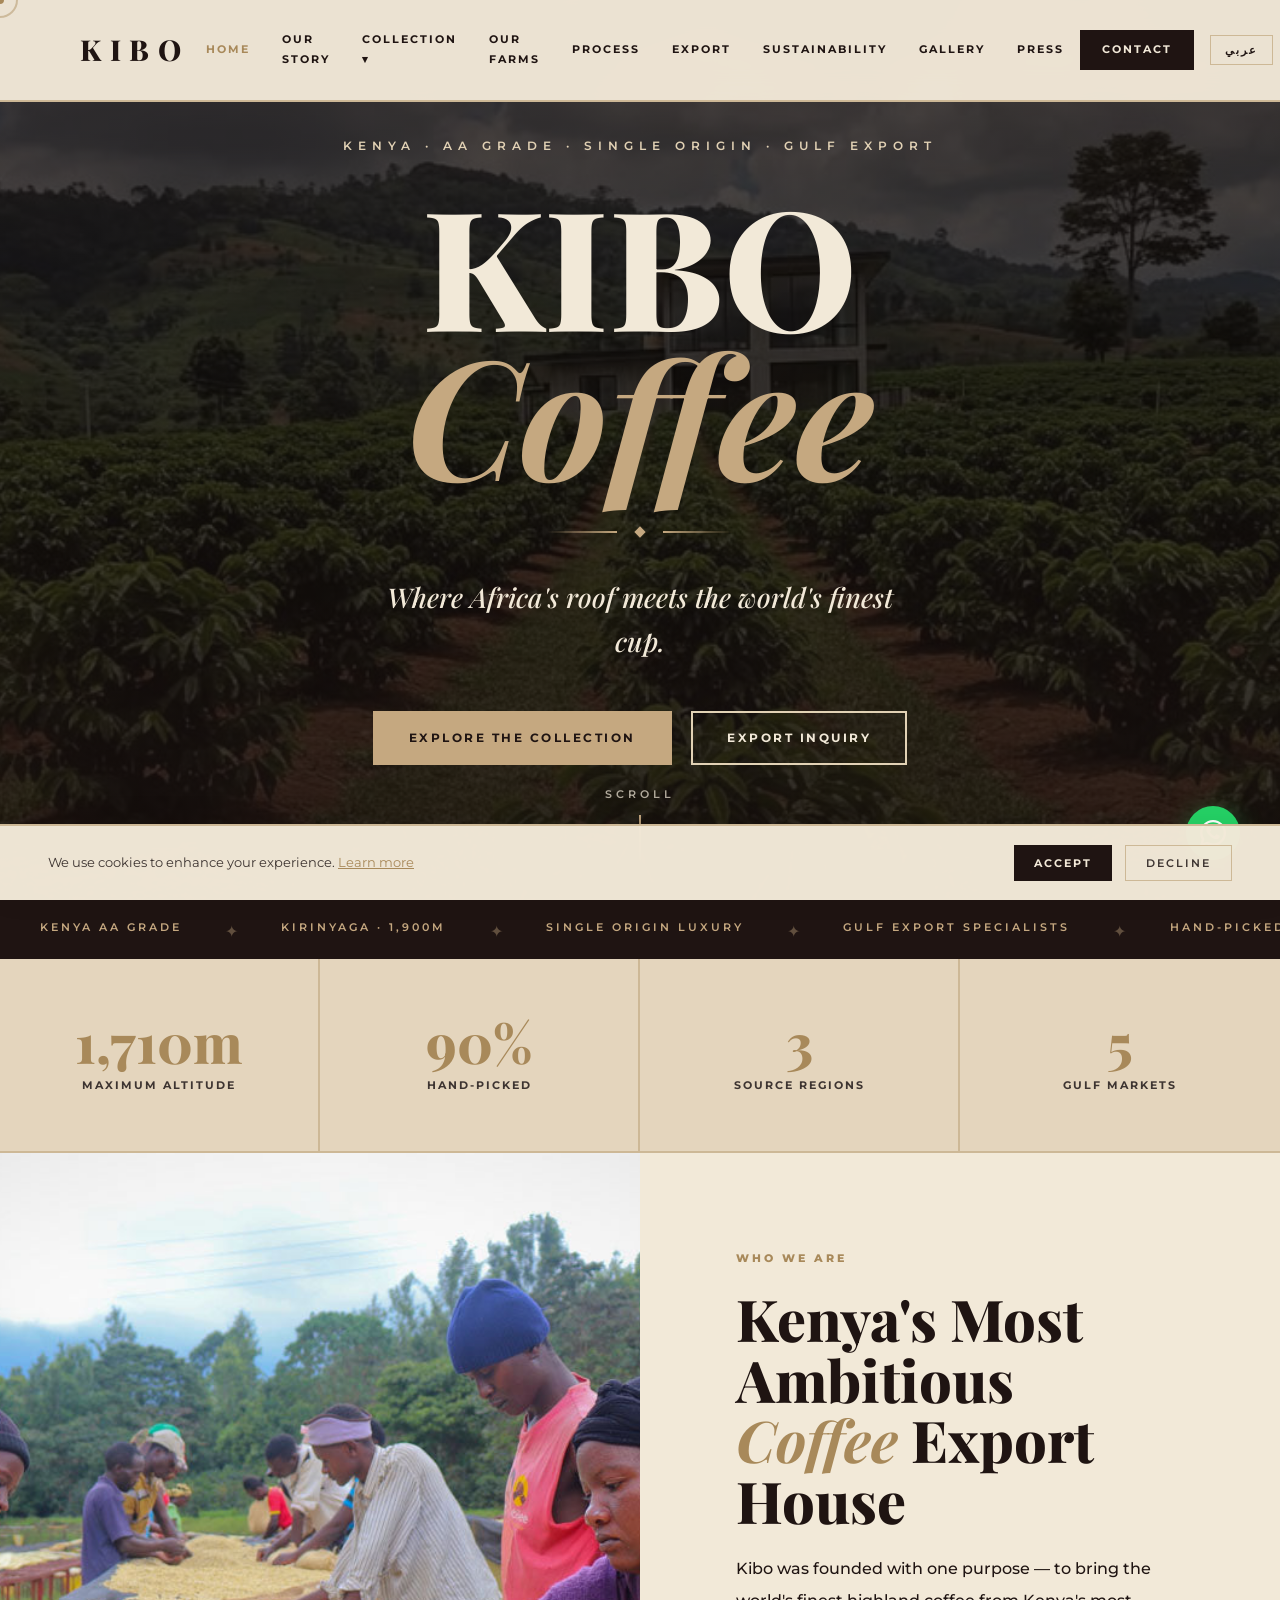
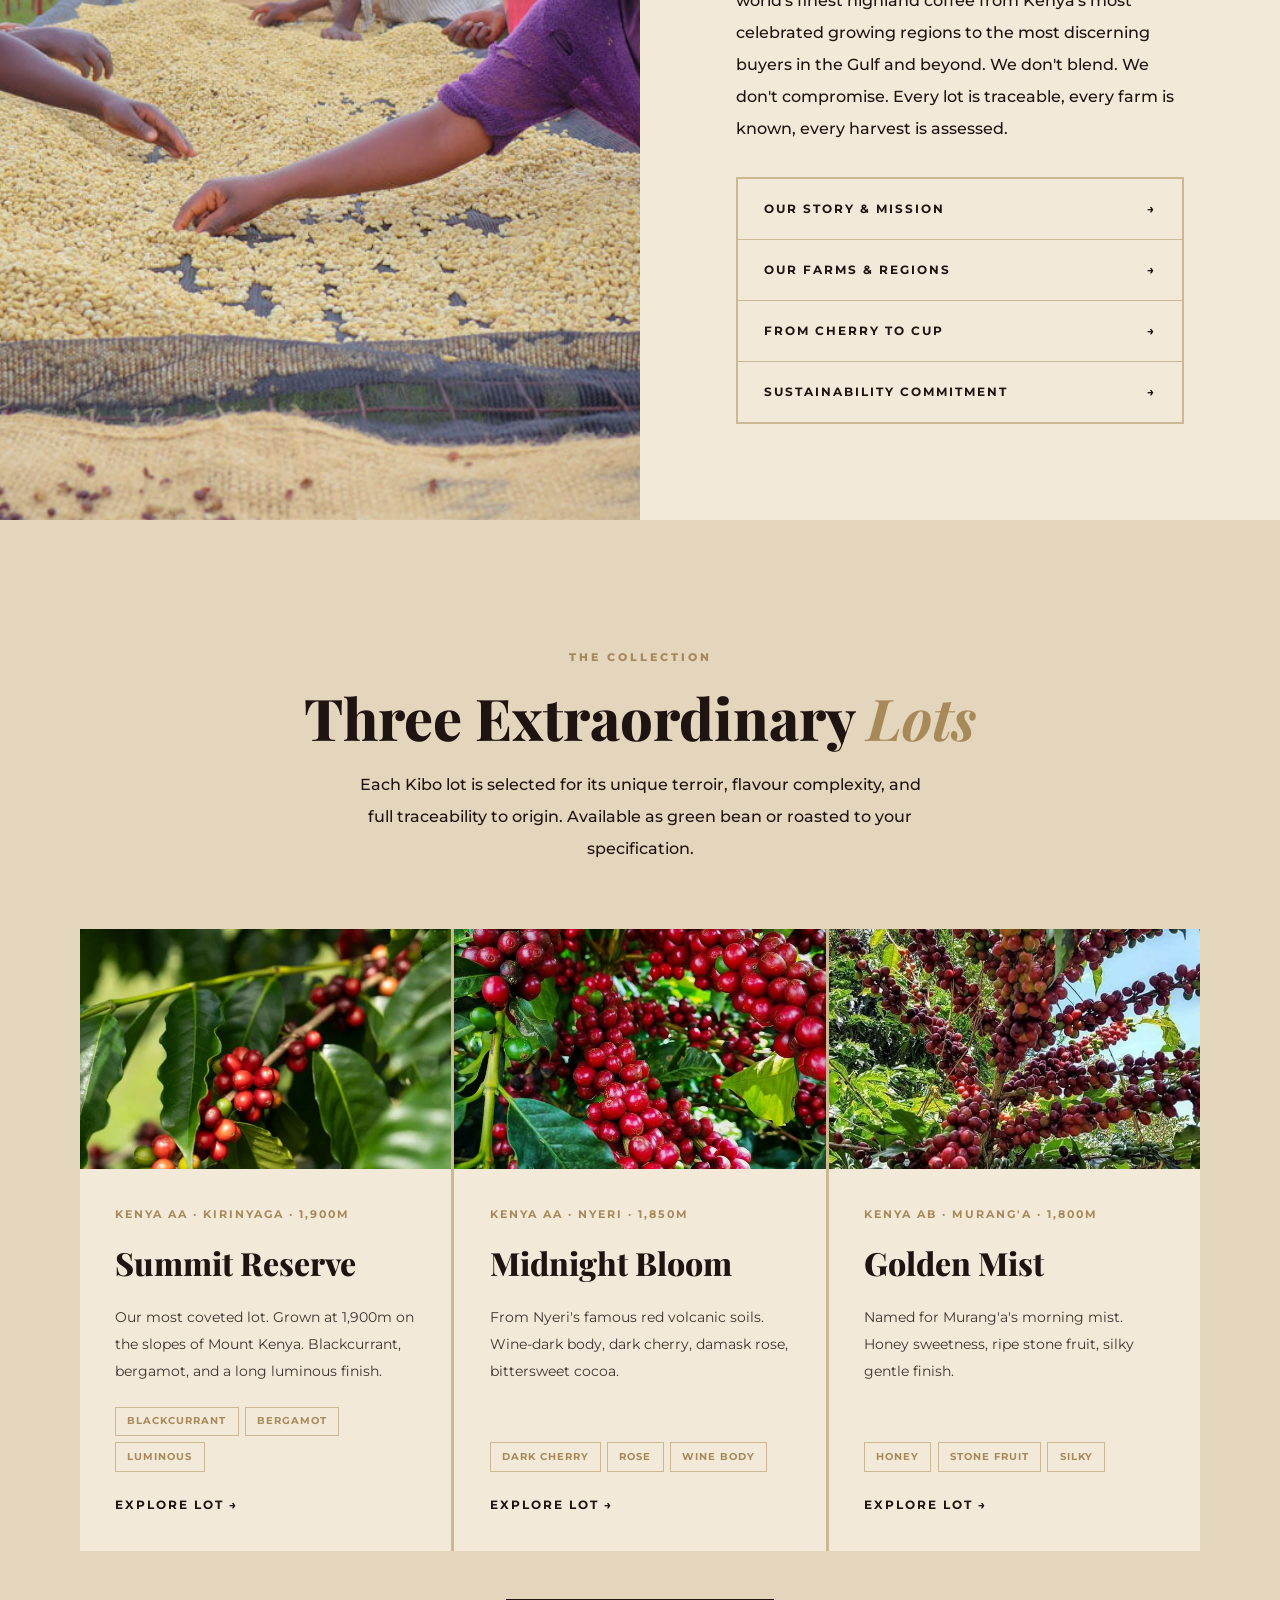
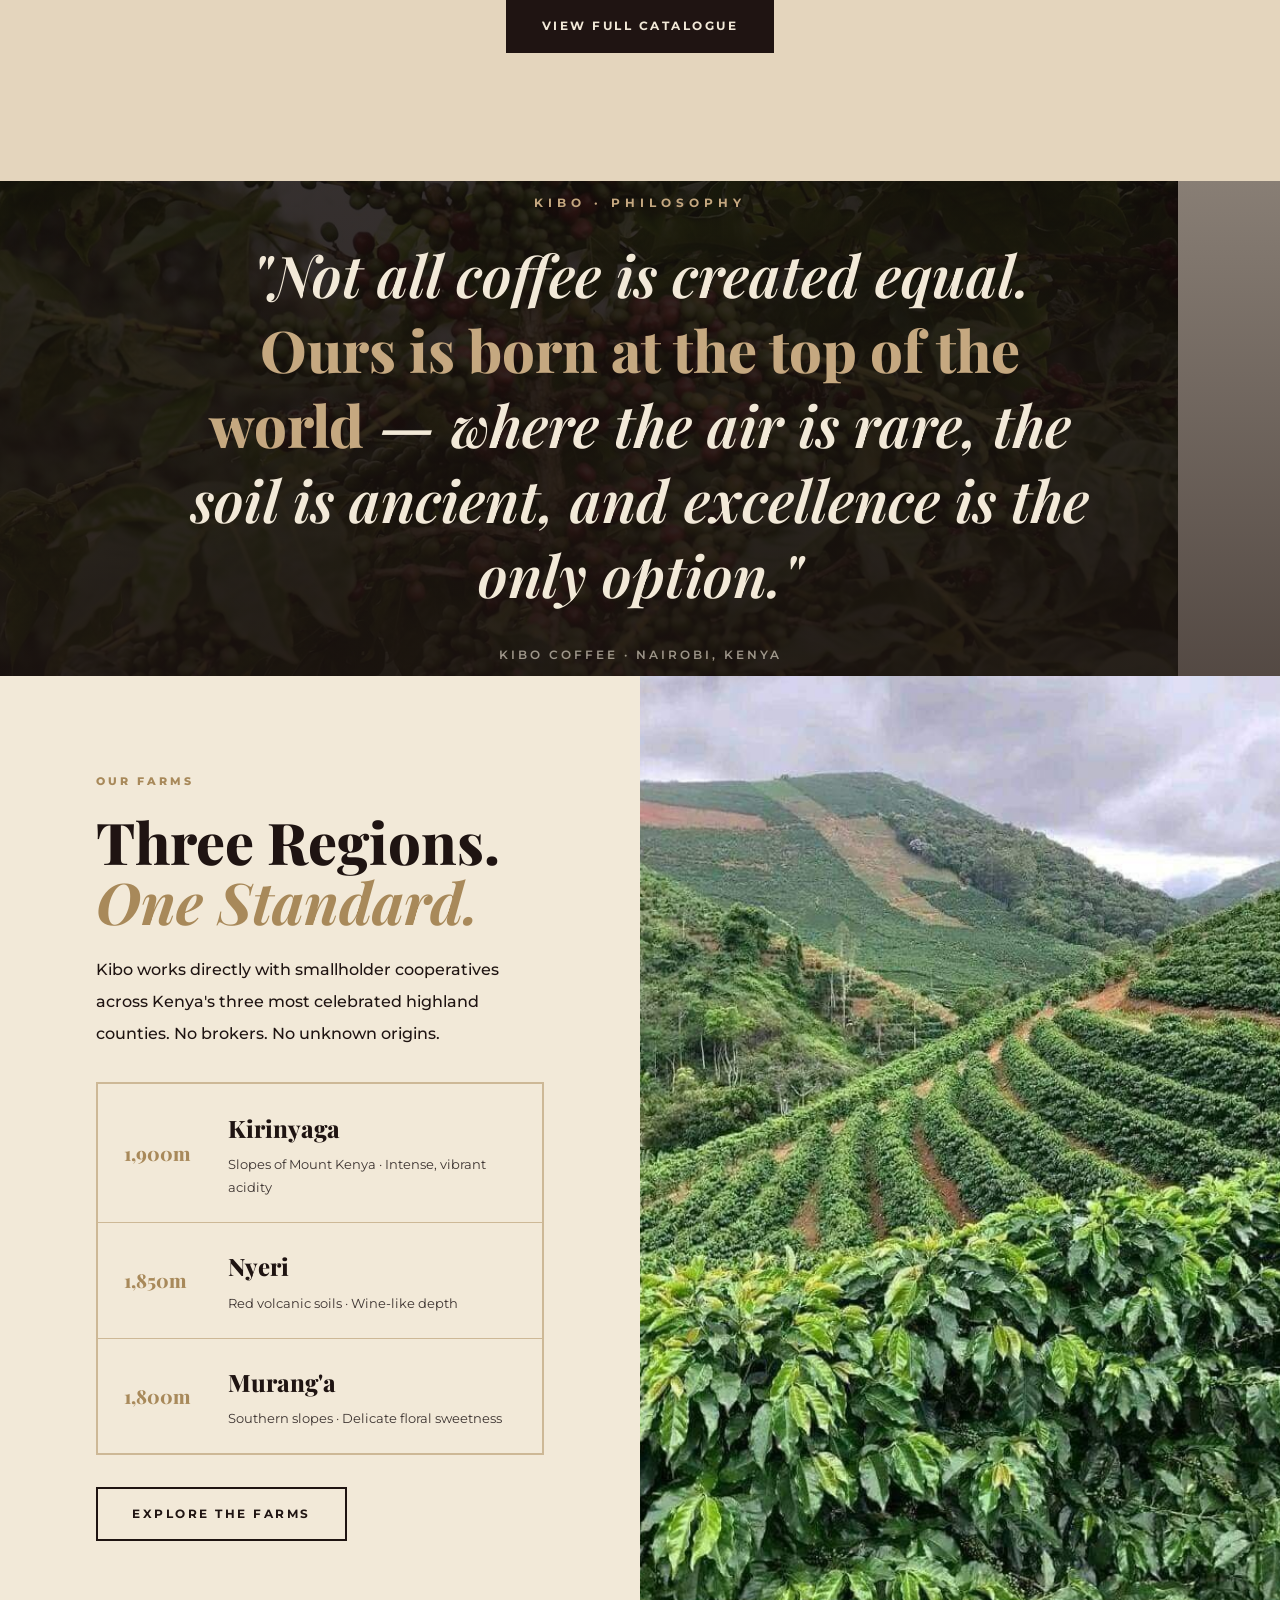
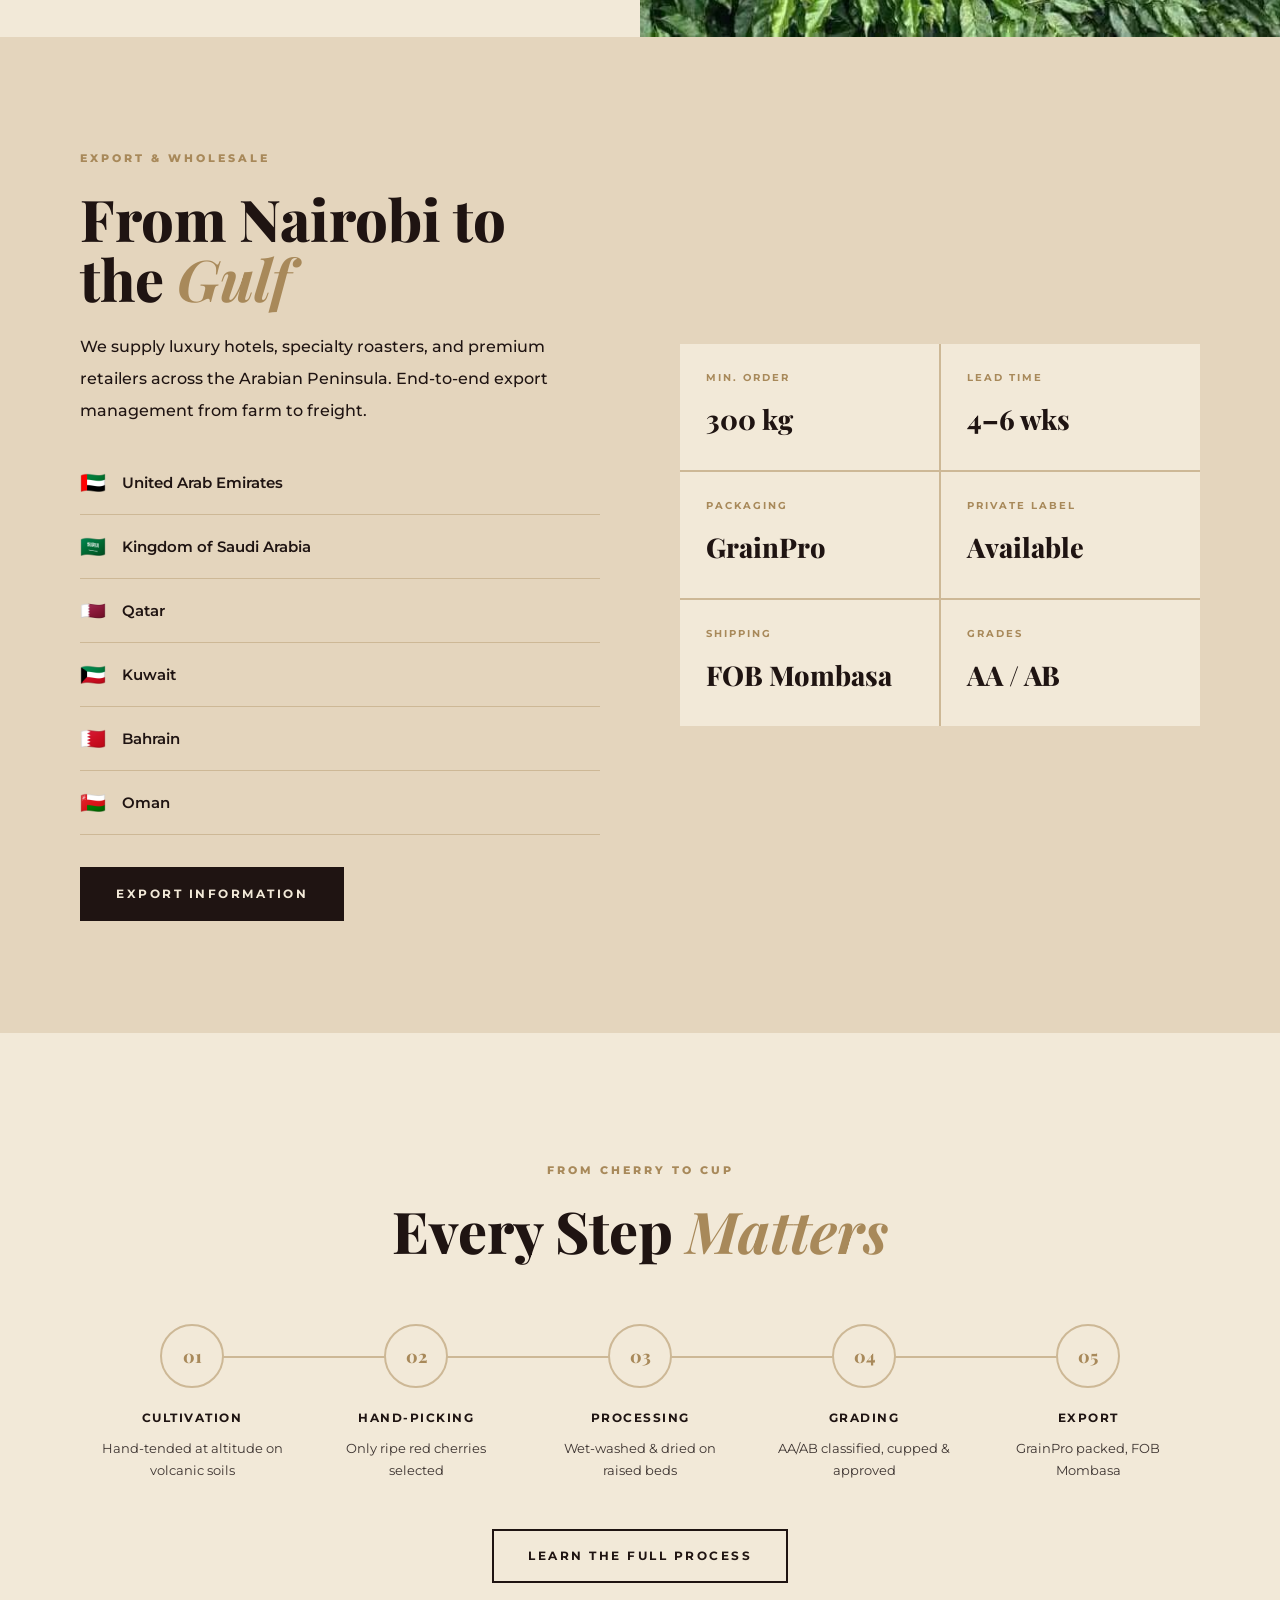
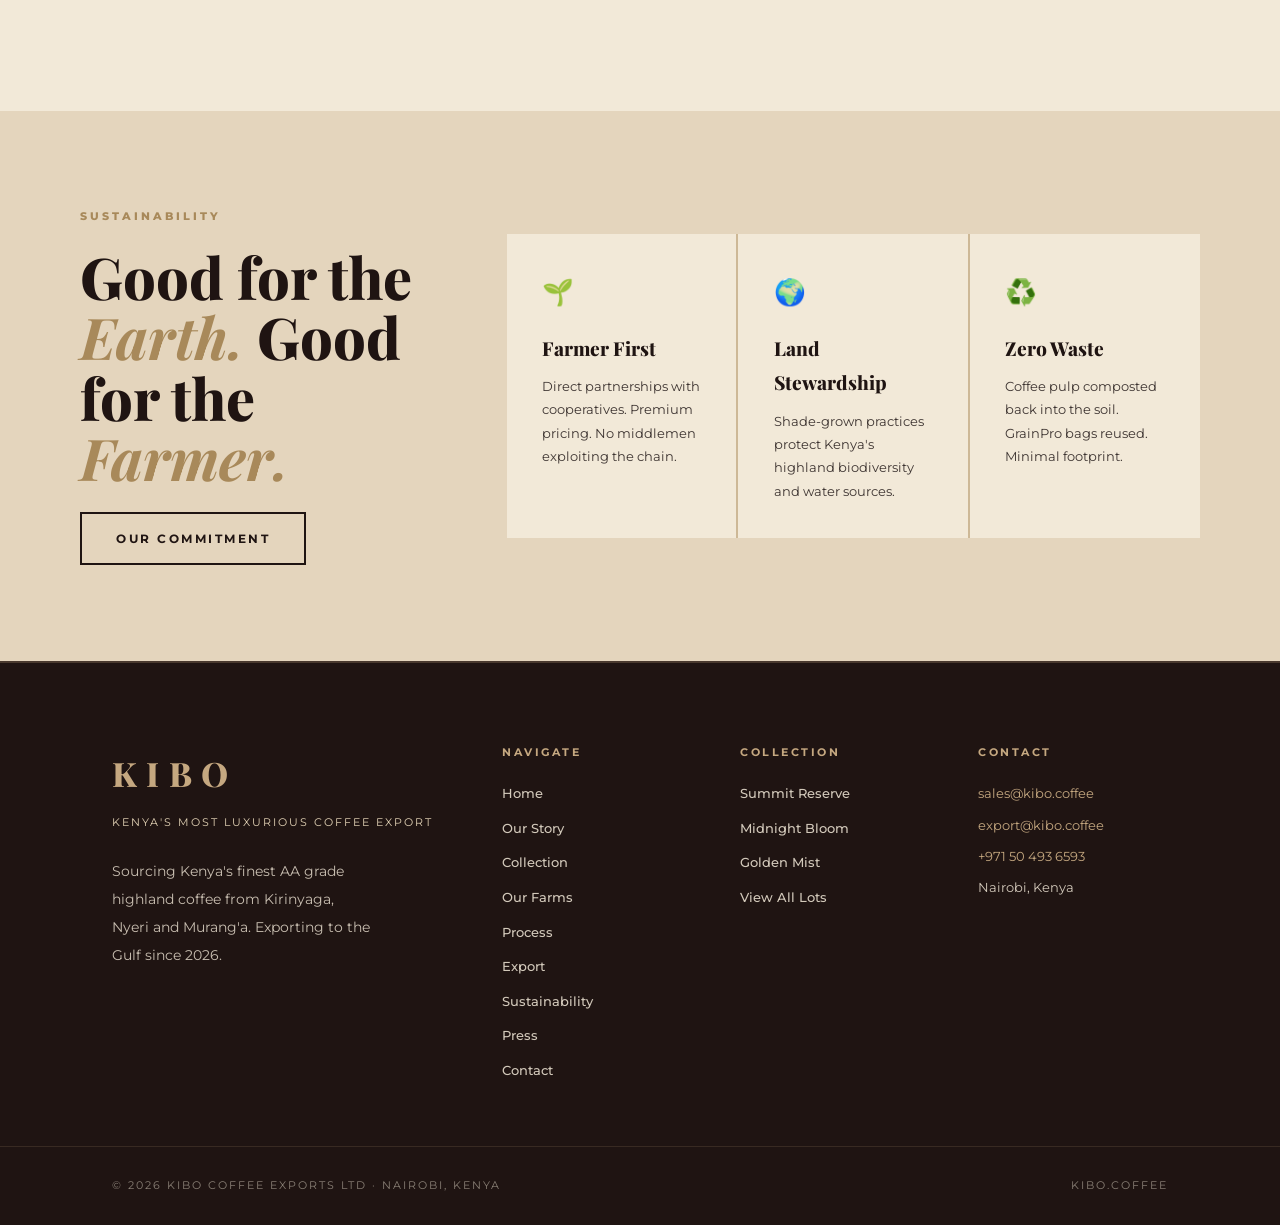
<file: index.html>
<!DOCTYPE html>
<html lang="en">
<head>
<meta charset="UTF-8"><meta name="viewport" content="width=device-width,initial-scale=1">
<title>Kibo Coffee — Kenya's Most Luxurious AA Grade Export</title>
<meta name="description" content="Kibo Coffee exports Kenya's finest AA grade single-origin highland coffee from Kirinyaga, Nyeri and Murang'a to the Gulf region.">
<link href="https://fonts.googleapis.com/css2?family=Montserrat:wght@300;400;500;600;700&family=Playfair+Display:ital,wght@0,400;0,500;0,600;0,700;0,800;1,400;1,500&display=swap" rel="stylesheet">
<link rel="stylesheet" href="shared.css">
<style>
#loader{position:fixed;inset:0;background:var(--espresso);z-index:9992;display:flex;flex-direction:column;align-items:center;justify-content:center;gap:2rem;transition:opacity 1s}
.l-logo{font-family:var(--font-display);font-size:4rem;font-weight:800;letter-spacing:.4em;color:var(--gold);animation:lp 1.6s ease infinite}
@keyframes lp{0%,100%{opacity:.4}50%{opacity:1}}
.l-bar{width:200px;height:2px;background:rgba(197,168,128,.2);overflow:hidden}
.l-fill{height:100%;background:var(--gold);animation:lf 2.2s ease forwards}
@keyframes lf{from{width:0}to{width:100%}}
.l-sub{font-size:11px;letter-spacing:4px;text-transform:uppercase;color:rgba(242,233,216,.5)}

/* HERO */
.hero{position:relative;height:100vh;min-height:680px;display:flex;align-items:center;justify-content:center;overflow:hidden}
.hero-bg{position:absolute;inset:0;width:100%;height:100%;object-fit:cover;filter:brightness(.4) saturate(.9);transform:scale(1.06);animation:hz 30s ease infinite alternate}
@keyframes hz{from{transform:scale(1.06)}to{transform:scale(1.16)}}
.hero-overlay{position:absolute;inset:0;background:linear-gradient(180deg,rgba(31,20,18,.55) 0%,rgba(31,20,18,.35) 40%,rgba(31,20,18,.7) 100%)}
.particles{position:absolute;inset:0;pointer-events:none;overflow:hidden}
.particle{position:absolute;border-radius:50%;background:var(--gold-light);opacity:0;animation:pf linear infinite}
@keyframes pf{0%{opacity:0;transform:translateY(105vh)}10%{opacity:.5}90%{opacity:.15}100%{opacity:0;transform:translateY(-60px)}}
.hero-content{position:relative;z-index:2;text-align:center;padding:0 2rem;animation:hc 1.2s .3s both}
@keyframes hc{from{opacity:0;transform:translateY(35px)}to{opacity:1;transform:translateY(0)}}
.hero-eyebrow{font-size:12px;letter-spacing:6px;text-transform:uppercase;color:var(--gold-light);margin-bottom:2rem;font-weight:600}
.hero-title{font-family:var(--font-display);font-size:clamp(4.5rem,13vw,12rem);font-weight:800;line-height:.9;color:var(--silk)}
.hero-title em{font-style:italic;color:var(--gold);font-weight:700;display:block}
.hero-ornament{display:flex;align-items:center;gap:1.2rem;justify-content:center;margin:2.5rem auto}
.hero-line{width:70px;height:2px;background:linear-gradient(to right,transparent,var(--gold))}
.hero-line:last-child{background:linear-gradient(to left,transparent,var(--gold))}
.hero-gem{width:8px;height:8px;background:var(--gold);transform:rotate(45deg);flex-shrink:0}
.hero-motto{font-family:var(--font-display);font-size:clamp(1.2rem,2.4vw,1.7rem);font-style:italic;font-weight:500;color:var(--silk);max-width:560px;margin:0 auto 3rem;line-height:1.6}
.hero-btns{display:flex;gap:1.2rem;justify-content:center;flex-wrap:wrap}
.hero-btns .btn-primary{background:var(--gold);color:var(--espresso)}
.hero-btns .btn-primary:hover{background:var(--gold-dark);color:var(--silk)}
.hero-btns .btn-outline{border-color:var(--gold-light);color:var(--silk)}
.hero-btns .btn-outline:hover{background:var(--gold-light);color:var(--espresso)}
.scroll-hint{position:absolute;bottom:2.2rem;left:50%;transform:translateX(-50%);display:flex;flex-direction:column;align-items:center;gap:.6rem;z-index:2}
.scroll-hint span{font-size:11px;letter-spacing:4px;text-transform:uppercase;color:rgba(242,233,216,.7);font-weight:600}
.scroll-line{width:2px;height:50px;background:linear-gradient(to bottom,var(--gold),transparent);animation:sp 2.5s ease infinite}
@keyframes sp{0%,100%{opacity:.3}50%{opacity:1}}

/* STATS BAND */
.stats-band{background:var(--linen);border-bottom:2px solid var(--linen-dark);display:grid;grid-template-columns:repeat(4,1fr)}
.stat-box{padding:3.5rem 2rem;text-align:center;border-right:2px solid var(--linen-dark);transition:background .3s}
.stat-box:last-child{border-right:none}
.stat-box:hover{background:var(--silk)}
.stat-num{font-family:var(--font-display);font-size:3.4rem;font-weight:800;color:var(--gold-dark);line-height:1;margin-bottom:.4rem}
.stat-label{font-size:11px;letter-spacing:2px;text-transform:uppercase;color:var(--charcoal);font-weight:700}

/* INTRO */
.intro{display:grid;grid-template-columns:1fr 1fr;min-height:80vh}
.intro-img{position:relative;overflow:hidden}
.intro-img img{width:100%;height:100%;object-fit:cover;filter:saturate(1.05);transition:transform 14s ease}
.intro-img:hover img{transform:scale(1.05)}
.intro-body{background:var(--silk);padding:6rem 6rem;display:flex;flex-direction:column;justify-content:center}
.intro-links{display:flex;flex-direction:column;gap:0;margin-top:2rem;border:2px solid var(--linen-dark)}
.intro-link{font-size:12px;letter-spacing:2px;text-transform:uppercase;color:var(--espresso);text-decoration:none;display:flex;align-items:center;justify-content:space-between;padding:1.2rem 1.6rem;border-bottom:1px solid var(--linen-dark);font-weight:700;transition:all .3s}
.intro-link:last-child{border-bottom:none}
.intro-link:hover{background:var(--linen);padding-left:2rem}

/* COLLECTION PREVIEW */
.coll-preview{background:var(--linen);padding:8rem 5rem}
.coll-preview-hd{text-align:center;max-width:700px;margin:0 auto 4rem}
.coll-preview-hd .section-body{margin:0 auto}
.lots-grid{display:grid;grid-template-columns:repeat(3,1fr);gap:3px;background:var(--linen-dark)}
.lot-card{background:var(--silk);overflow:hidden;display:flex;flex-direction:column;transition:transform .4s}
.lot-card:hover{transform:translateY(-8px)}
.lot-img{height:240px;overflow:hidden}
.lot-img img{width:100%;height:100%;object-fit:cover;transition:transform .8s var(--transition)}
.lot-card:hover .lot-img img{transform:scale(1.08)}
.lot-body{padding:2.2rem;flex:1;display:flex;flex-direction:column}
.lot-grade{font-size:11px;letter-spacing:2px;text-transform:uppercase;color:var(--gold-dark);font-weight:700;margin-bottom:.6rem}
.lot-name{font-family:var(--font-display);font-size:2rem;font-weight:800;color:var(--espresso);margin-bottom:.8rem}
.lot-desc{font-size:14px;line-height:1.9;color:var(--charcoal);margin-bottom:1.4rem;flex:1}
.lot-tags{display:flex;flex-wrap:wrap;gap:.4rem;margin-bottom:1.4rem}
.lot-tag{font-size:10px;letter-spacing:1px;text-transform:uppercase;border:1.5px solid var(--linen-dark);color:var(--gold-dark);padding:.3rem .7rem;font-weight:700}
.lot-arrow{font-size:12px;letter-spacing:2px;text-transform:uppercase;color:var(--espresso);text-decoration:none;font-weight:700;display:inline-flex;align-items:center;gap:.6rem;transition:gap .3s}
.lot-arrow:hover{gap:1rem;color:var(--gold-dark)}

/* FULL QUOTE */
.full-quote{position:relative;height:55vh;min-height:420px;overflow:hidden;display:flex;align-items:center;justify-content:center}
.fq-bg{position:absolute;inset:-8%;width:116%;height:116%;object-fit:cover;filter:brightness(.3) saturate(.85)}
.fq-ov{position:absolute;inset:0;background:linear-gradient(180deg,rgba(31,20,18,.5),rgba(31,20,18,.75))}
.fq-inner{position:relative;text-align:center;padding:2rem 3rem;max-width:1000px}
.fq-label{font-size:12px;letter-spacing:5px;text-transform:uppercase;color:var(--gold);margin-bottom:1.5rem;font-weight:700}
.fq-text{font-family:var(--font-display);font-size:clamp(1.6rem,4.5vw,3.6rem);font-style:italic;font-weight:600;color:var(--silk);line-height:1.3}
.fq-text em{color:var(--gold);font-style:normal;font-weight:800}
.fq-source{font-size:12px;letter-spacing:3px;text-transform:uppercase;color:rgba(242,233,216,.6);margin-top:2rem;font-weight:600}

/* FARMS PREVIEW */
.farms-preview{display:grid;grid-template-columns:1fr 1fr;min-height:75vh}
.farms-img{position:relative;overflow:hidden}
.farms-img img{width:100%;height:100%;object-fit:cover;transition:transform 14s ease}
.farms-img:hover img{transform:scale(1.05)}
.farms-body{background:var(--silk);padding:6rem 6rem;display:flex;flex-direction:column;justify-content:center}
.region-pills{display:flex;flex-direction:column;border:2px solid var(--linen-dark);margin-top:2rem}
.region-pill{padding:1.4rem 1.6rem;border-bottom:1px solid var(--linen-dark);display:flex;align-items:center;gap:1.5rem;transition:all .3s}
.region-pill:last-child{border-bottom:none}
.region-pill:hover{background:var(--linen);padding-left:2.2rem}
.rp-alt{font-family:var(--font-display);font-size:1.2rem;color:var(--gold-dark);font-weight:800;min-width:80px}
.rp-name{font-family:var(--font-display);font-size:1.5rem;font-weight:800;color:var(--espresso)}
.rp-sub{font-size:13px;color:var(--charcoal);margin-top:.2rem}

/* EXPORT BAND */
.export-band{background:var(--linen);padding:7rem 5rem;display:grid;grid-template-columns:1fr 1fr;gap:5rem;align-items:center}
.export-markets{list-style:none;margin-top:1.5rem}
.export-markets li{display:flex;align-items:center;gap:1rem;padding:.8rem 0;border-bottom:1px solid var(--linen-dark);font-size:15px;color:var(--espresso);font-weight:600}
.export-markets .flag{font-size:1.3rem}
.export-spec{display:grid;grid-template-columns:1fr 1fr;gap:2px;background:var(--linen-dark)}
.es-box{background:var(--silk);padding:1.6rem;transition:background .3s}
.es-box:hover{background:var(--gold-light)}
.es-label{font-size:10px;letter-spacing:2px;text-transform:uppercase;color:var(--gold-dark);margin-bottom:.5rem;font-weight:700}
.es-val{font-family:var(--font-display);font-size:1.7rem;font-weight:800;color:var(--espresso)}

/* PROCESS TEASER */
.process-teaser{background:var(--silk);padding:8rem 5rem;text-align:center}
.process-steps{display:grid;grid-template-columns:repeat(5,1fr);gap:0;margin-top:4rem;position:relative}
.process-steps::before{content:'';position:absolute;top:2rem;left:10%;right:10%;height:2px;background:var(--linen-dark)}
.step{padding:0 1.2rem;text-align:center;position:relative}
.step-num{width:4rem;height:4rem;border:2px solid var(--linen-dark);background:var(--silk);border-radius:50%;display:flex;align-items:center;justify-content:center;margin:0 auto 1.2rem;font-family:var(--font-display);font-size:1.1rem;font-weight:800;color:var(--gold-dark);transition:all .3s;position:relative;z-index:1}
.step:hover .step-num{background:var(--gold);color:var(--espresso);border-color:var(--gold)}
.step-name{font-size:12px;letter-spacing:1.5px;text-transform:uppercase;color:var(--espresso);margin-bottom:.5rem;font-weight:700}
.step-desc{font-size:13px;color:var(--charcoal);line-height:1.7}

/* SUSTAINABILITY STRIP */
.sust-strip{background:var(--linen);padding:6rem 5rem;display:grid;grid-template-columns:1fr 2fr;gap:5rem;align-items:center}
.sust-pillars{display:grid;grid-template-columns:repeat(3,1fr);gap:2px;background:var(--linen-dark)}
.sust-pillar{background:var(--silk);padding:2.2rem;transition:background .3s}
.sust-pillar:hover{background:var(--gold-light)}
.sust-icon{font-size:1.6rem;margin-bottom:1rem}
.sust-title{font-family:var(--font-display);font-size:1.2rem;font-weight:800;color:var(--espresso);margin-bottom:.6rem}
.sust-text{font-size:13px;color:var(--charcoal);line-height:1.8}

@media(max-width:900px){
  .hero-title{font-size:clamp(3.6rem,17vw,7rem)}
  .stats-band{grid-template-columns:1fr 1fr}
  .stat-box{border-bottom:2px solid var(--linen-dark)}
  .intro{grid-template-columns:1fr}
  .intro-img{height:60vw}
  .intro-body{padding:3.5rem 2rem}
  .coll-preview{padding:4rem 1.5rem}
  .lots-grid{grid-template-columns:1fr}
  .farms-preview{grid-template-columns:1fr}
  .farms-img{height:60vw;order:-1}
  .farms-body{padding:3.5rem 2rem}
  .export-band{grid-template-columns:1fr;gap:2.5rem;padding:4rem 1.5rem}
  .process-teaser{padding:4rem 1.5rem}
  .process-steps{grid-template-columns:1fr 1fr;gap:2.5rem 1rem}
  .process-steps::before{display:none}
  .sust-strip{grid-template-columns:1fr;gap:2.5rem;padding:4rem 1.5rem}
  .sust-pillars{grid-template-columns:1fr}
}
</style>
<script src="https://identity.netlify.com/v1/netlify-identity-widget.js"></script>
</head>
<body>
<div class="page-transition in"></div>
<div id="progress"></div>
<div id="cur"></div><div id="cur-ring"></div>

<div id="loader">
  <div class="l-logo">KIBO</div>
  <div class="l-bar"><div class="l-fill"></div></div>
  <div class="l-sub">Kenya · AA Grade · Est. Nairobi</div>
</div>

<nav id="mainnav">
  <a href="index.html" class="nav-logo">KIBO</a>
  <ul class="nav-links">
    <li class="nav-item"><a href="index.html">Home</a></li>
    <li class="nav-item"><a href="about.html">Our Story</a></li>
    <li class="nav-item">
      <a href="catalogue.html">Collection ▾</a>
      <div class="nav-dropdown">
        <a href="catalogue.html#summit">Summit Reserve</a>
        <a href="catalogue.html#midnight">Midnight Bloom</a>
        <a href="catalogue.html#golden">Golden Mist</a>
      </div>
    </li>
    <li class="nav-item"><a href="farms.html">Our Farms</a></li>
    <li class="nav-item"><a href="process.html">Process</a></li>
    <li class="nav-item"><a href="export.html">Export</a></li>
    <li class="nav-item"><a href="sustainability.html">Sustainability</a></li>
    <li class="nav-item"><a href="gallery.html">Gallery</a></li><li class="nav-item"><a href="press.html">Press</a></li>
  </ul>
  <div class="nav-right">
    <a href="contact.html" class="nav-cta">Contact</a>
    <button class="lang-btn" id="lang-btn" style="background:none;border:1.5px solid var(--linen-dark);color:var(--espresso);font-size:11px;letter-spacing:2px;text-transform:uppercase;padding:7px 14px;cursor:pointer;font-family:var(--font-body);font-weight:700;transition:all .3s;margin-right:.5rem" onmouseover="this.style.borderColor='var(--gold-dark)'" onmouseout="this.style.borderColor='var(--linen-dark)'">عربي</button><button class="nav-hamburger" id="nav-hbg"><span></span><span></span><span></span></button>
  </div>
</nav>
<div class="mobile-menu" id="mob-menu">
  <a href="index.html">Home</a><a href="about.html">Our Story</a><a href="catalogue.html">Collection</a>
  <a href="farms.html">Our Farms</a><a href="process.html">Process</a><a href="export.html">Export</a>
  <a href="sustainability.html">Sustainability</a><a href="gallery.html">Gallery</a><a href="press.html">Press</a><a href="contact.html">Contact</a>
</div>

<section class="hero">
  <img class="hero-bg" src="new2.jpg" alt="Kenya highland coffee farm estate">
  <div class="hero-overlay"></div>
  <div class="particles" id="particles"></div>
  <div class="hero-content">
    <p class="hero-eyebrow">Kenya · AA Grade · Single Origin · Gulf Export</p>
    <h1 class="hero-title">KIBO<em>Coffee</em></h1>
    <div class="hero-ornament"><div class="hero-line"></div><div class="hero-gem"></div><div class="hero-line"></div></div>
    <p class="hero-motto">Where Africa's roof meets the world's finest cup.</p>
    <div class="hero-btns">
      <a href="catalogue.html" class="btn-primary">Explore the Collection</a>
      <a href="export.html" class="btn-outline">Export Inquiry</a>
    </div>
  </div>
  <div class="scroll-hint"><span>Scroll</span><div class="scroll-line"></div></div>
</section>

<div class="marquee-bar">
  <div class="marquee-track">
    <span class="marquee-item">Kenya AA Grade</span><span class="marquee-dot">✦</span>
    <span class="marquee-item">Kirinyaga · 1,900m</span><span class="marquee-dot">✦</span>
    <span class="marquee-item">Single Origin Luxury</span><span class="marquee-dot">✦</span>
    <span class="marquee-item">Gulf Export Specialists</span><span class="marquee-dot">✦</span>
    <span class="marquee-item">Hand-Picked · Traceable</span><span class="marquee-dot">✦</span>
    <span class="marquee-item">Nyeri · 1,850m</span><span class="marquee-dot">✦</span>
    <span class="marquee-item">Murang'a · 1,800m</span><span class="marquee-dot">✦</span>
    <span class="marquee-item">Specialty Grade</span><span class="marquee-dot">✦</span>
    <span class="marquee-item">Kenya AA Grade</span><span class="marquee-dot">✦</span>
    <span class="marquee-item">Kirinyaga · 1,900m</span><span class="marquee-dot">✦</span>
    <span class="marquee-item">Single Origin Luxury</span><span class="marquee-dot">✦</span>
    <span class="marquee-item">Gulf Export Specialists</span><span class="marquee-dot">✦</span>
    <span class="marquee-item">Hand-Picked · Traceable</span><span class="marquee-dot">✦</span>
    <span class="marquee-item">Nyeri · 1,850m</span><span class="marquee-dot">✦</span>
    <span class="marquee-item">Murang'a · 1,800m</span><span class="marquee-dot">✦</span>
    <span class="marquee-item">Specialty Grade</span><span class="marquee-dot">✦</span>
  </div>
</div>

<div class="stats-band">
  <div class="stat-box rv"><div class="stat-num"><span class="counter" data-target="1900">0</span>m</div><div class="stat-label">Maximum Altitude</div></div>
  <div class="stat-box rv d2"><div class="stat-num"><span class="counter" data-target="100">0</span>%</div><div class="stat-label">Hand-Picked</div></div>
  <div class="stat-box rv d3"><div class="stat-num"><span class="counter" data-target="3">0</span></div><div class="stat-label">Source Regions</div></div>
  <div class="stat-box rv d4"><div class="stat-num"><span class="counter" data-target="6">0</span></div><div class="stat-label">Gulf Markets</div></div>
</div>

<section class="intro">
  <div class="intro-img rv-l">
    <img src="new14.jpg" alt="Kenya coffee drying beds women Kirinyaga">
  </div>
  <div class="intro-body">
    <span class="section-eye rv">Who We Are</span>
    <h2 class="section-title rv d2">Kenya's Most Ambitious <em>Coffee</em> Export House</h2>
    <p class="section-body rv d3">Kibo was founded with one purpose — to bring the world's finest highland coffee from Kenya's most celebrated growing regions to the most discerning buyers in the Gulf and beyond. We don't blend. We don't compromise. Every lot is traceable, every farm is known, every harvest is assessed.</p>
    <nav class="intro-links rv d4">
      <a href="about.html" class="intro-link"><span>Our Story & Mission</span><span>→</span></a>
      <a href="farms.html" class="intro-link"><span>Our Farms & Regions</span><span>→</span></a>
      <a href="process.html" class="intro-link"><span>From Cherry to Cup</span><span>→</span></a>
      <a href="sustainability.html" class="intro-link"><span>Sustainability Commitment</span><span>→</span></a>
    </nav>
  </div>
</section>

<section class="coll-preview">
  <div class="coll-preview-hd">
    <span class="section-eye rv">The Collection</span>
    <h2 class="section-title rv d2">Three Extraordinary <em>Lots</em></h2>
    <p class="section-body rv d3">Each Kibo lot is selected for its unique terroir, flavour complexity, and full traceability to origin. Available as green bean or roasted to your specification.</p>
  </div>
  <div class="lots-grid">
    <div class="lot-card rv">
      <div class="lot-img"><img src="new5.jpg" alt="Summit Reserve Kenya AA coffee cherries"></div>
      <div class="lot-body">
        <p class="lot-grade">Kenya AA · Kirinyaga · 1,900m</p>
        <h3 class="lot-name">Summit Reserve</h3>
        <p class="lot-desc">Our most coveted lot. Grown at 1,900m on the slopes of Mount Kenya. Blackcurrant, bergamot, and a long luminous finish.</p>
        <div class="lot-tags"><span class="lot-tag">Blackcurrant</span><span class="lot-tag">Bergamot</span><span class="lot-tag">Luminous</span></div>
        <a href="catalogue.html#summit" class="lot-arrow">Explore Lot →</a>
      </div>
    </div>
    <div class="lot-card rv d2">
      <div class="lot-img"><img src="new11.jpg" alt="Midnight Bloom deep red cherries Nyeri"></div>
      <div class="lot-body">
        <p class="lot-grade">Kenya AA · Nyeri · 1,850m</p>
        <h3 class="lot-name">Midnight Bloom</h3>
        <p class="lot-desc">From Nyeri's famous red volcanic soils. Wine-dark body, dark cherry, damask rose, bittersweet cocoa.</p>
        <div class="lot-tags"><span class="lot-tag">Dark Cherry</span><span class="lot-tag">Rose</span><span class="lot-tag">Wine Body</span></div>
        <a href="catalogue.html#midnight" class="lot-arrow">Explore Lot →</a>
      </div>
    </div>
    <div class="lot-card rv d3">
      <div class="lot-img"><img src="new9.jpg" alt="Golden Mist coffee cherries Muranga"></div>
      <div class="lot-body">
        <p class="lot-grade">Kenya AB · Murang'a · 1,800m</p>
        <h3 class="lot-name">Golden Mist</h3>
        <p class="lot-desc">Named for Murang'a's morning mist. Honey sweetness, ripe stone fruit, silky gentle finish.</p>
        <div class="lot-tags"><span class="lot-tag">Honey</span><span class="lot-tag">Stone Fruit</span><span class="lot-tag">Silky</span></div>
        <a href="catalogue.html#golden" class="lot-arrow">Explore Lot →</a>
      </div>
    </div>
  </div>
  <div style="text-align:center;margin-top:3rem" class="rv"><a href="catalogue.html" class="btn-primary">View Full Catalogue</a></div>
</section>

<div class="full-quote">
  <img class="fq-bg" src="new18.jpg" alt="Kenya terraced coffee farm mountain">
  <div class="fq-ov"></div>
  <div class="fq-inner rv">
    <p class="fq-label">Kibo · Philosophy</p>
    <p class="fq-text">"Not all coffee is created equal. <em>Ours is born at the top of the world</em> — where the air is rare, the soil is ancient, and excellence is the only option."</p>
    <p class="fq-source">Kibo Coffee · Nairobi, Kenya</p>
  </div>
</div>

<section class="farms-preview">
  <div class="farms-body">
    <span class="section-eye rv-l">Our Farms</span>
    <h2 class="section-title rv-l d2">Three Regions. <em>One Standard.</em></h2>
    <p class="section-body rv-l d3">Kibo works directly with smallholder cooperatives across Kenya's three most celebrated highland counties. No brokers. No unknown origins.</p>
    <div class="region-pills rv-l d3">
      <div class="region-pill"><span class="rp-alt">1,900m</span><div><div class="rp-name">Kirinyaga</div><div class="rp-sub">Slopes of Mount Kenya · Intense, vibrant acidity</div></div></div>
      <div class="region-pill"><span class="rp-alt">1,850m</span><div><div class="rp-name">Nyeri</div><div class="rp-sub">Red volcanic soils · Wine-like depth</div></div></div>
      <div class="region-pill"><span class="rp-alt">1,800m</span><div><div class="rp-name">Murang'a</div><div class="rp-sub">Southern slopes · Delicate floral sweetness</div></div></div>
    </div>
    <div style="margin-top:2rem" class="rv-l d4"><a href="farms.html" class="btn-outline">Explore the Farms</a></div>
  </div>
  <div class="farms-img rv-r">
    <img src="new20.jpg" alt="Kenya highland green mountain coffee farm">
  </div>
</section>

<section class="export-band">
  <div>
    <span class="section-eye rv">Export & Wholesale</span>
    <h2 class="section-title rv d2">From Nairobi to the <em>Gulf</em></h2>
    <p class="section-body rv d3">We supply luxury hotels, specialty roasters, and premium retailers across the Arabian Peninsula. End-to-end export management from farm to freight.</p>
    <ul class="export-markets rv d3">
      <li><span class="flag">🇦🇪</span> United Arab Emirates</li>
      <li><span class="flag">🇸🇦</span> Kingdom of Saudi Arabia</li>
      <li><span class="flag">🇶🇦</span> Qatar</li>
      <li><span class="flag">🇰🇼</span> Kuwait</li>
      <li><span class="flag">🇧🇭</span> Bahrain</li>
      <li><span class="flag">🇴🇲</span> Oman</li>
    </ul>
    <div style="margin-top:2rem" class="rv d4"><a href="export.html" class="btn-primary">Export Information</a></div>
  </div>
  <div class="export-spec rv-r">
    <div class="es-box"><div class="es-label">Min. Order</div><div class="es-val">300 kg</div></div>
    <div class="es-box"><div class="es-label">Lead Time</div><div class="es-val">4–6 wks</div></div>
    <div class="es-box"><div class="es-label">Packaging</div><div class="es-val">GrainPro</div></div>
    <div class="es-box"><div class="es-label">Private Label</div><div class="es-val">Available</div></div>
    <div class="es-box"><div class="es-label">Shipping</div><div class="es-val">FOB Mombasa</div></div>
    <div class="es-box"><div class="es-label">Grades</div><div class="es-val">AA / AB</div></div>
  </div>
</section>

<section class="process-teaser">
  <span class="section-eye rv">From Cherry to Cup</span>
  <h2 class="section-title rv d2" style="text-align:center">Every Step <em>Matters</em></h2>
  <div class="process-steps">
    <div class="step rv"><div class="step-num">01</div><div class="step-name">Cultivation</div><div class="step-desc">Hand-tended at altitude on volcanic soils</div></div>
    <div class="step rv d2"><div class="step-num">02</div><div class="step-name">Hand-Picking</div><div class="step-desc">Only ripe red cherries selected</div></div>
    <div class="step rv d3"><div class="step-num">03</div><div class="step-name">Processing</div><div class="step-desc">Wet-washed & dried on raised beds</div></div>
    <div class="step rv d4"><div class="step-num">04</div><div class="step-name">Grading</div><div class="step-desc">AA/AB classified, cupped & approved</div></div>
    <div class="step rv d5"><div class="step-num">05</div><div class="step-name">Export</div><div class="step-desc">GrainPro packed, FOB Mombasa</div></div>
  </div>
  <div style="margin-top:3rem" class="rv"><a href="process.html" class="btn-outline">Learn the Full Process</a></div>
</section>

<section class="sust-strip">
  <div>
    <span class="section-eye rv">Sustainability</span>
    <h2 class="section-title rv d2">Good for the <em>Earth.</em> Good for the <em>Farmer.</em></h2>
    <div style="margin-top:1.5rem" class="rv d3"><a href="sustainability.html" class="btn-outline">Our Commitment</a></div>
  </div>
  <div class="sust-pillars rv-r">
    <div class="sust-pillar"><div class="sust-icon">🌱</div><div class="sust-title">Farmer First</div><div class="sust-text">Direct partnerships with cooperatives. Premium pricing. No middlemen exploiting the chain.</div></div>
    <div class="sust-pillar"><div class="sust-icon">🌍</div><div class="sust-title">Land Stewardship</div><div class="sust-text">Shade-grown practices protect Kenya's highland biodiversity and water sources.</div></div>
    <div class="sust-pillar"><div class="sust-icon">♻️</div><div class="sust-title">Zero Waste</div><div class="sust-text">Coffee pulp composted back into the soil. GrainPro bags reused. Minimal footprint.</div></div>
  </div>
</section>

<footer class="site-footer">
  <div class="footer-grid">
    <div class="footer-brand">
      <div class="f-logo">KIBO</div>
      <div class="f-tag">Kenya's Most Luxurious Coffee Export</div>
      <p>Sourcing Kenya's finest AA grade highland coffee from Kirinyaga, Nyeri and Murang'a. Exporting to the Gulf since 2026.</p>
    </div>
    <div class="footer-col">
      <h4>Navigate</h4>
      <nav>
        <a href="index.html">Home</a><a href="about.html">Our Story</a>
        <a href="catalogue.html">Collection</a><a href="farms.html">Our Farms</a>
        <a href="process.html">Process</a><a href="export.html">Export</a>
        <a href="sustainability.html">Sustainability</a><a href="press.html">Press</a>
        <a href="contact.html">Contact</a>
      </nav>
    </div>
    <div class="footer-col">
      <h4>Collection</h4>
      <nav>
        <a href="catalogue.html#summit">Summit Reserve</a>
        <a href="catalogue.html#midnight">Midnight Bloom</a>
        <a href="catalogue.html#golden">Golden Mist</a>
        <a href="catalogue.html">View All Lots</a>
      </nav>
    </div>
    <div class="footer-col">
      <h4>Contact</h4>
      <p><a href="mailto:sales@kibo.coffee">sales@kibo.coffee</a></p>
      <p><a href="mailto:export@kibo.coffee">export@kibo.coffee</a></p>
      <p><a href="https://wa.me/971504936593">+971 50 493 6593</a></p>
      <p>Nairobi, Kenya</p>
    </div>
  </div>
  <div class="footer-bottom">
    <span class="footer-copy">© 2026 Kibo Coffee Exports Ltd · Nairobi, Kenya</span>
    <span class="footer-copy">kibo.coffee</span>
  </div>
</footer>

<a href="https://wa.me/971504936593?text=Hello%20Kibo%20Coffee" class="float-wa" target="_blank"><svg viewBox="0 0 24 24"><path d="M17.472 14.382c-.297-.149-1.758-.867-2.03-.967-.273-.099-.471-.148-.67.15-.197.297-.767.966-.94 1.164-.173.199-.347.223-.644.075-.297-.15-1.255-.463-2.39-1.475-.883-.788-1.48-1.761-1.653-2.059-.173-.297-.018-.458.13-.606.134-.133.298-.347.446-.52.149-.174.198-.298.298-.497.099-.198.05-.371-.025-.52-.075-.149-.669-1.612-.916-2.207-.242-.579-.487-.5-.669-.51-.173-.008-.371-.01-.57-.01-.198 0-.52.074-.792.372-.272.297-1.04 1.016-1.04 2.479 0 1.462 1.065 2.875 1.213 3.074.149.198 2.096 3.2 5.077 4.487.709.306 1.262.489 1.694.625.712.227 1.36.195 1.871.118.571-.085 1.758-.719 2.006-1.413.248-.694.248-1.289.173-1.413-.074-.124-.272-.198-.57-.347m-5.421 7.403h-.004a9.87 9.87 0 01-5.031-1.378l-.361-.214-3.741.982.998-3.648-.235-.374a9.86 9.86 0 01-1.51-5.26c.001-5.45 4.436-9.884 9.888-9.884 2.64 0 5.122 1.03 6.988 2.898a9.825 9.825 0 012.893 6.994c-.003 5.45-4.437 9.884-9.885 9.884m8.413-18.297A11.815 11.815 0 0012.05 0C5.495 0 .16 5.335.157 11.892c0 2.096.547 4.142 1.588 5.945L.057 24l6.305-1.654a11.882 11.882 0 005.683 1.448h.005c6.554 0 11.89-5.335 11.893-11.893a11.821 11.821 0 00-3.48-8.413z"/></svg></a>
<div id="back-top">↑</div>
<div id="cookie"><p>We use cookies to enhance your experience. <a href="#">Learn more</a></p><div class="cookie-btns"><button class="cookie-accept" id="cookie-accept">Accept</button><button class="cookie-decline" id="cookie-decline">Decline</button></div></div>

<script src="shared.js"></script>
<script>
const pc = document.getElementById('particles');
for(let i=0;i<16;i++){
  const p=document.createElement('div');p.className='particle';
  p.style.cssText=`left:${Math.random()*100}%;width:${1+Math.random()*2}px;height:${1+Math.random()*2}px;animation-duration:${14+Math.random()*18}s;animation-delay:${Math.random()*15}s`;
  pc.appendChild(p);
}
</script>
</body></html>
</file>
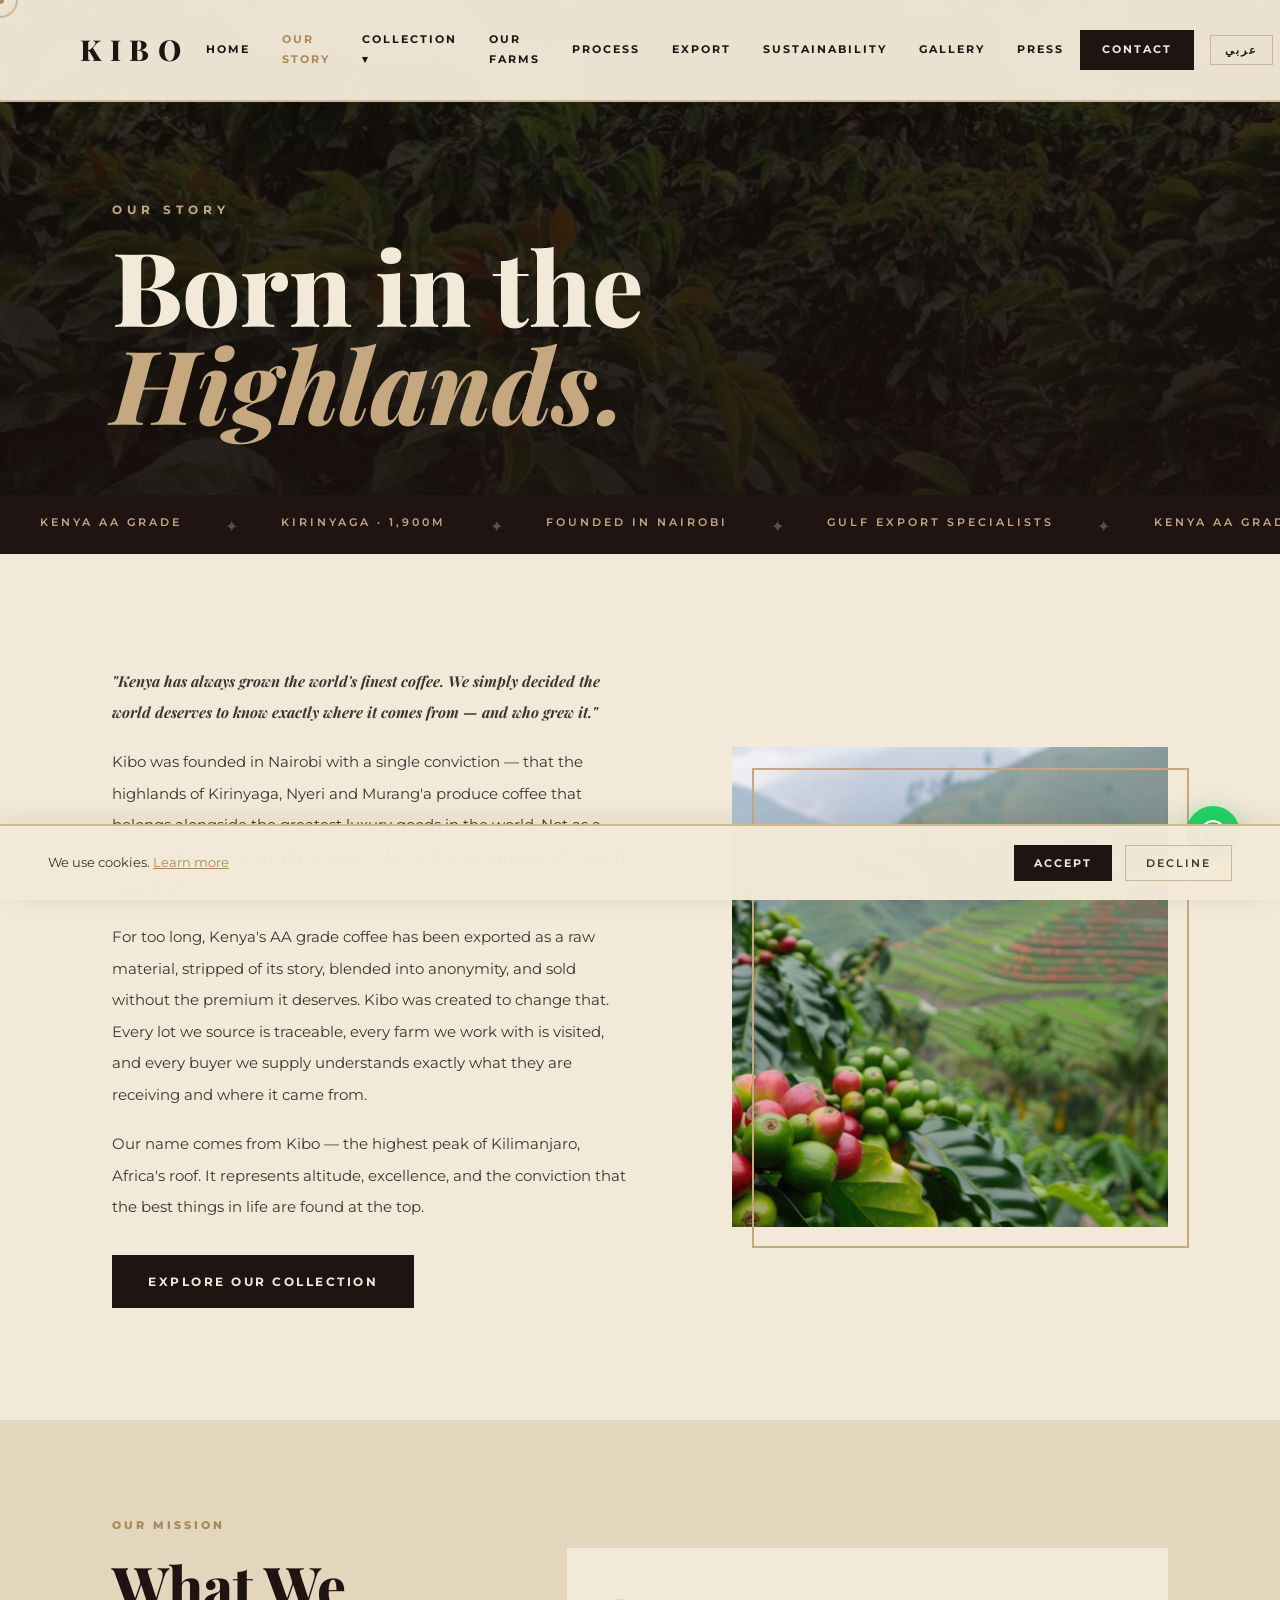
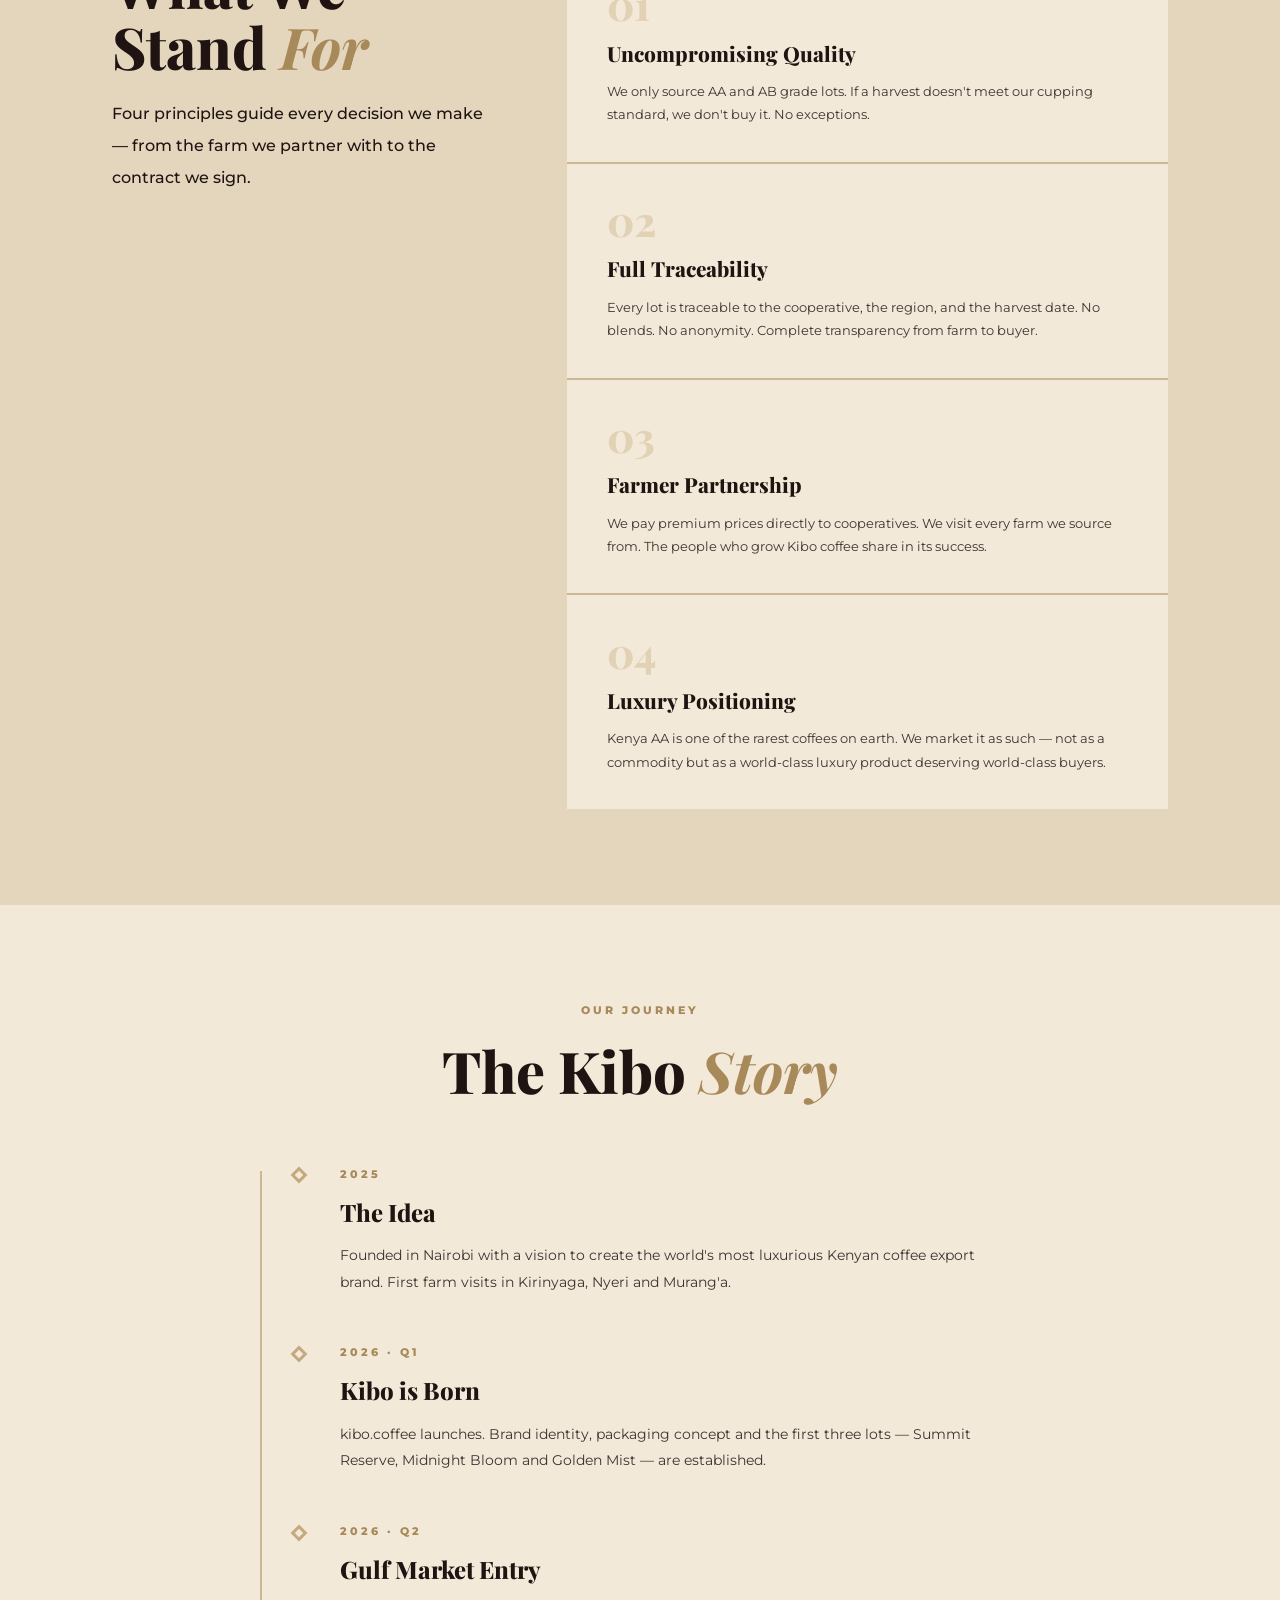
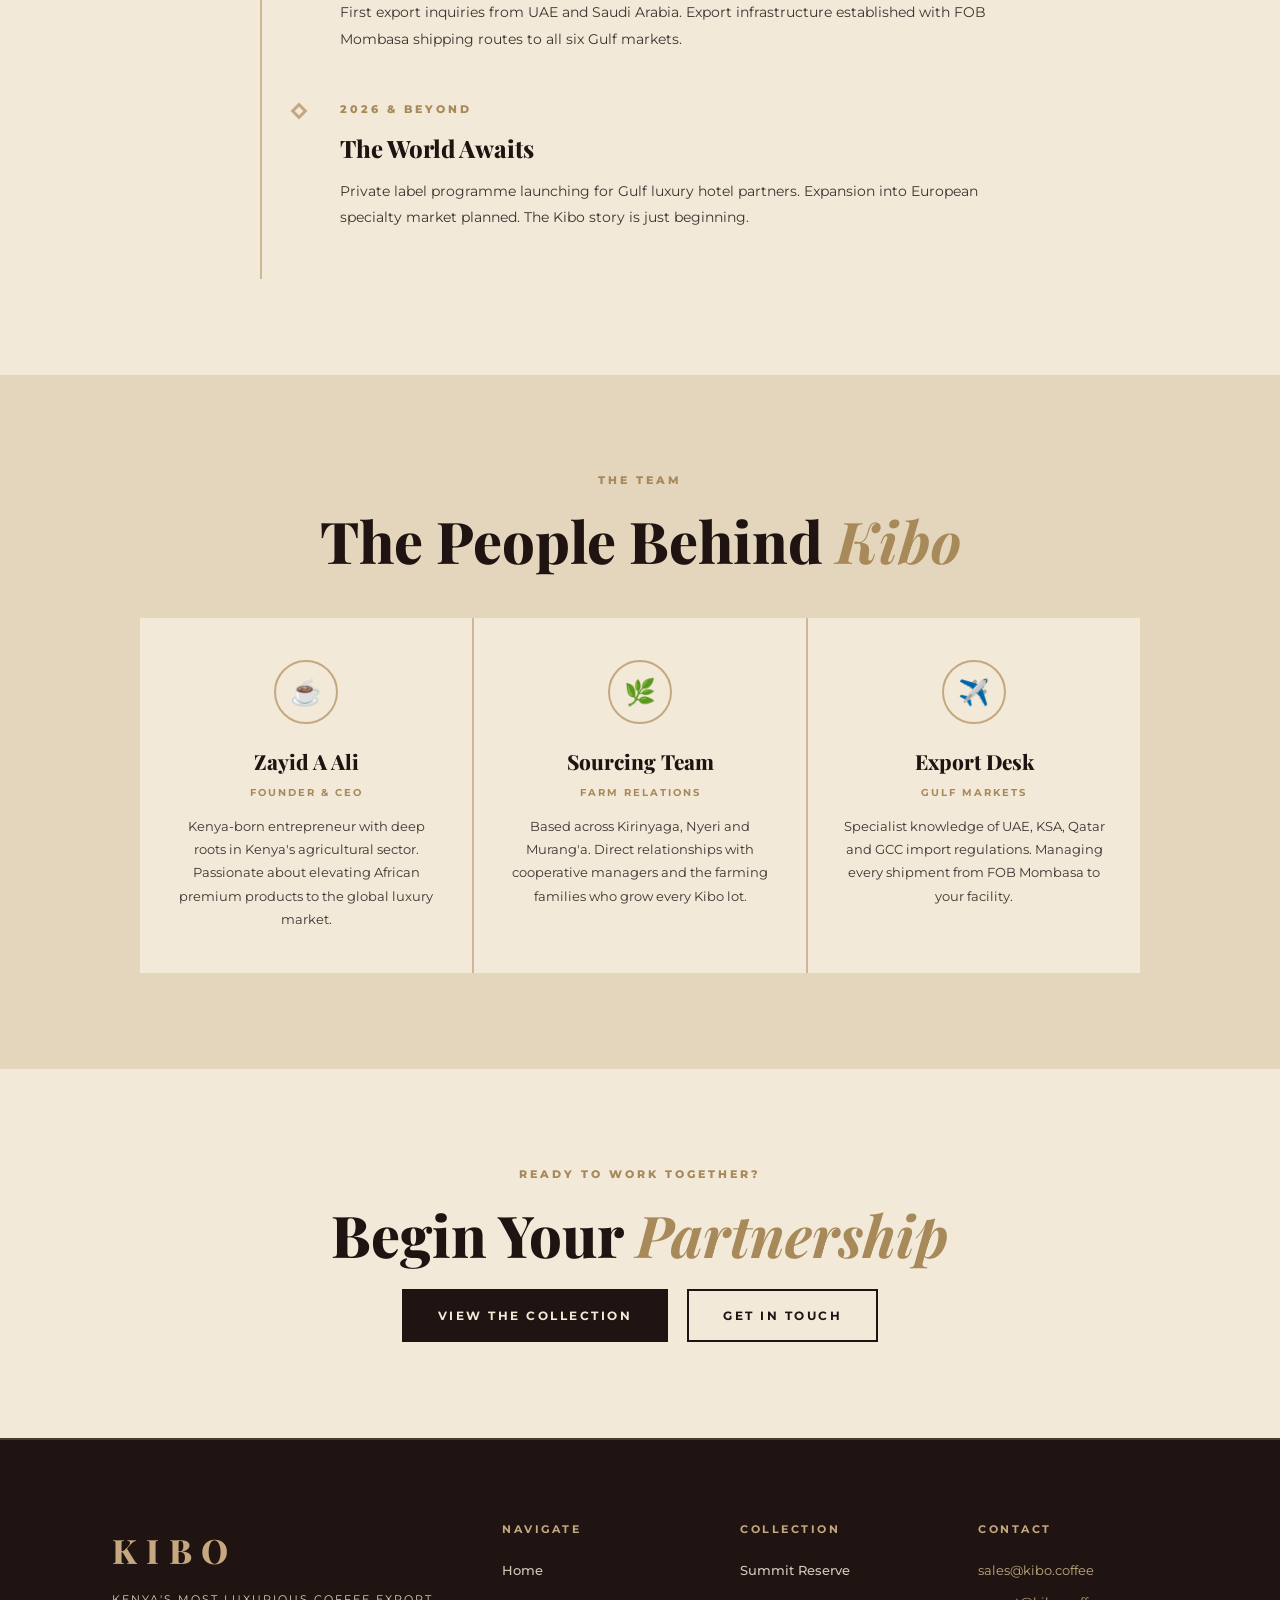
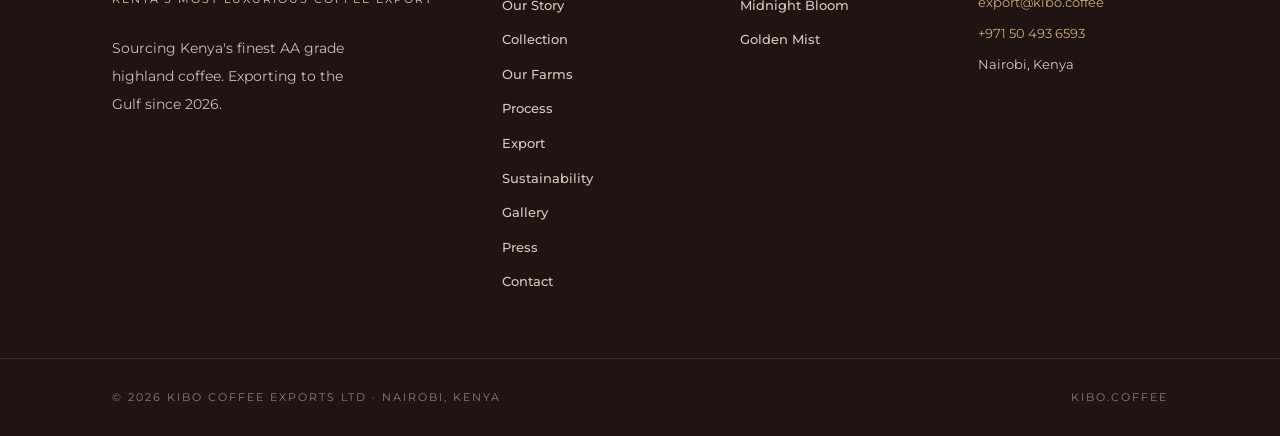
<file: about.html>
<!DOCTYPE html>
<html lang="en">
<head>
<meta charset="UTF-8"><meta name="viewport" content="width=device-width,initial-scale=1">
<title>Our Story — Kibo Coffee</title>
<link href="https://fonts.googleapis.com/css2?family=Montserrat:wght@300;400;500;600;700&family=Playfair+Display:ital,wght@0,400;0,500;0,600;0,700;0,800;1,400;1,500&display=swap" rel="stylesheet">
<link rel="stylesheet" href="shared.css">
<style>
.page-hero{position:relative;height:55vh;min-height:420px;display:flex;align-items:flex-end;padding:0 7rem 4rem;overflow:hidden}
.page-hero img{position:absolute;inset:0;width:100%;height:100%;object-fit:cover;filter:brightness(.45) saturate(.9)}
.page-hero-ov{position:absolute;inset:0;background:linear-gradient(180deg,rgba(31,20,18,.35),rgba(31,20,18,.7))}
.ph-c{position:relative;z-index:2}
.ph-eye{font-size:12px;letter-spacing:5px;text-transform:uppercase;color:var(--gold);margin-bottom:1rem;display:block;font-weight:700}
.ph-title{font-family:var(--font-display);font-size:clamp(3.2rem,8vw,7.5rem);font-weight:800;color:var(--silk);line-height:.95}
.ph-title em{font-style:italic;color:var(--gold)}

.about-wrap{max-width:1300px;margin:0 auto;padding:0 7rem}
.about-intro{display:grid;grid-template-columns:1.2fr 1fr;gap:6rem;padding:7rem 0;align-items:center}
.lead{font-family:var(--font-display);font-size:clamp(1.4rem,2.5vw,2.1rem);font-weight:700;color:var(--espresso);line-height:1.4;margin-bottom:1.6rem;font-style:italic}
.about-intro-text p{font-size:15px;line-height:2.1;color:var(--charcoal);margin-bottom:1.1rem}
.about-intro-img{position:relative}
.about-intro-img img{width:100%;height:480px;object-fit:cover}
.about-intro-img-frame{position:absolute;top:1.3rem;right:-1.3rem;bottom:-1.3rem;left:1.3rem;border:2px solid var(--gold);pointer-events:none}

.mission-section{background:var(--linen);padding:6rem 7rem;display:grid;grid-template-columns:1fr 1.6fr;gap:5rem;align-items:start}
.mission-values{display:grid;gap:2px;background:var(--linen-dark);margin-top:2rem}
.mv{background:var(--silk);padding:2.2rem;border-left:4px solid transparent;transition:all .3s}
.mv:hover{border-left-color:var(--gold);padding-left:2.7rem}
.mv-num{font-family:var(--font-display);font-size:2.6rem;font-weight:800;color:var(--gold-light);line-height:1;margin-bottom:.6rem}
.mv-title{font-family:var(--font-display);font-size:1.3rem;font-weight:800;color:var(--espresso);margin-bottom:.5rem}
.mv-text{font-size:13px;color:var(--charcoal);line-height:1.8}

.timeline{padding:6rem 0}
.tl-title{text-align:center;margin-bottom:4rem}
.tl-items{position:relative;padding-left:2.5rem;max-width:760px;margin:0 auto}
.tl-items::before{content:'';position:absolute;left:0;top:.4rem;bottom:0;width:2px;background:var(--linen-dark)}
.tl-item{position:relative;padding:0 0 3rem 2.5rem}
.tl-item::before{content:'';position:absolute;left:-7px;top:.3rem;width:12px;height:12px;border:3px solid var(--gold);transform:rotate(45deg);background:var(--silk)}
.tl-year{font-size:11px;letter-spacing:3px;text-transform:uppercase;color:var(--gold-dark);margin-bottom:.4rem;font-weight:800}
.tl-heading{font-family:var(--font-display);font-size:1.5rem;font-weight:800;color:var(--espresso);margin-bottom:.5rem}
.tl-desc{font-size:14px;color:var(--charcoal);line-height:1.9}

.team-strip{background:var(--linen);padding:6rem 7rem;text-align:center}
.team-grid{display:grid;grid-template-columns:repeat(3,1fr);gap:2px;background:var(--linen-dark);margin-top:3rem;max-width:1000px;margin-left:auto;margin-right:auto}
.team-card{background:var(--silk);padding:2.6rem 2rem;transition:background .3s}
.team-card:hover{background:var(--gold-light)}
.team-icon{width:64px;height:64px;border:2px solid var(--gold);border-radius:50%;display:flex;align-items:center;justify-content:center;margin:0 auto 1.2rem;font-size:1.6rem}
.team-name{font-family:var(--font-display);font-size:1.3rem;font-weight:800;color:var(--espresso);margin-bottom:.2rem}
.team-role{font-size:10px;letter-spacing:2px;text-transform:uppercase;color:var(--gold-dark);margin-bottom:.8rem;font-weight:700}
.team-bio{font-size:13px;color:var(--charcoal);line-height:1.8}

@media(max-width:900px){
  .page-hero{padding:0 2rem 3rem}
  .about-wrap{padding:0 1.5rem}
  .about-intro{grid-template-columns:1fr;gap:2.5rem;padding:4rem 0}
  .about-intro-img{display:none}
  .mission-section{grid-template-columns:1fr;gap:2.5rem;padding:4rem 1.5rem}
  .team-strip{padding:4rem 1.5rem}
  .team-grid{grid-template-columns:1fr}
}
</style>
<script src="https://identity.netlify.com/v1/netlify-identity-widget.js"></script>
</head>
<body>
<div class="page-transition in"></div><div id="progress"></div><div id="cur"></div><div id="cur-ring"></div>
<nav id="mainnav">
  <a href="index.html" class="nav-logo">KIBO</a>
  <ul class="nav-links">
    <li class="nav-item"><a href="index.html">Home</a></li>
    <li class="nav-item"><a href="about.html">Our Story</a></li>
    <li class="nav-item"><a href="catalogue.html">Collection ▾</a><div class="nav-dropdown"><a href="catalogue.html#summit">Summit Reserve</a><a href="catalogue.html#midnight">Midnight Bloom</a><a href="catalogue.html#golden">Golden Mist</a></div></li>
    <li class="nav-item"><a href="farms.html">Our Farms</a></li>
    <li class="nav-item"><a href="process.html">Process</a></li>
    <li class="nav-item"><a href="export.html">Export</a></li>
    <li class="nav-item"><a href="sustainability.html">Sustainability</a></li>
    <li class="nav-item"><a href="gallery.html">Gallery</a></li><li class="nav-item"><a href="press.html">Press</a></li>
  </ul>
  <div class="nav-right"><a href="contact.html" class="nav-cta">Contact</a><button class="lang-btn" id="lang-btn" style="background:none;border:1.5px solid var(--linen-dark);color:var(--espresso);font-size:11px;letter-spacing:2px;text-transform:uppercase;padding:7px 14px;cursor:pointer;font-family:var(--font-body);font-weight:700;transition:all .3s;margin-right:.5rem" onmouseover="this.style.borderColor='var(--gold-dark)'" onmouseout="this.style.borderColor='var(--linen-dark)'">عربي</button><button class="nav-hamburger" id="nav-hbg"><span></span><span></span><span></span></button></div>
</nav>
<div class="mobile-menu" id="mob-menu">
  <a href="index.html">Home</a><a href="about.html">Our Story</a><a href="catalogue.html">Collection</a>
  <a href="farms.html">Our Farms</a><a href="process.html">Process</a><a href="export.html">Export</a>
  <a href="sustainability.html">Sustainability</a><a href="gallery.html">Gallery</a><a href="press.html">Press</a><a href="contact.html">Contact</a>
</div>

<section class="page-hero">
  <img src="new4.jpg" alt="Kenya coffee estate farm about Kibo">
  <div class="page-hero-ov"></div>
  <div class="ph-c rv">
    <span class="ph-eye">Our Story</span>
    <h1 class="ph-title">Born in the<br><em>Highlands.</em></h1>
  </div>
</section>

<div class="marquee-bar"><div class="marquee-track">
  <span class="marquee-item">Kenya AA Grade</span><span class="marquee-dot">✦</span><span class="marquee-item">Kirinyaga · 1,900m</span><span class="marquee-dot">✦</span><span class="marquee-item">Founded in Nairobi</span><span class="marquee-dot">✦</span><span class="marquee-item">Gulf Export Specialists</span><span class="marquee-dot">✦</span>
  <span class="marquee-item">Kenya AA Grade</span><span class="marquee-dot">✦</span><span class="marquee-item">Kirinyaga · 1,900m</span><span class="marquee-dot">✦</span><span class="marquee-item">Founded in Nairobi</span><span class="marquee-dot">✦</span><span class="marquee-item">Gulf Export Specialists</span><span class="marquee-dot">✦</span>
</div></div>

<div class="about-wrap">
  <div class="about-intro">
    <div class="about-intro-text rv-l">
      <p class="lead">"Kenya has always grown the world's finest coffee. We simply decided the world deserves to know exactly where it comes from — and who grew it."</p>
      <p>Kibo was founded in Nairobi with a single conviction — that the highlands of Kirinyaga, Nyeri and Murang'a produce coffee that belongs alongside the greatest luxury goods in the world. Not as a commodity. Not as an afterthought. But as the centrepiece of a world-class brand.</p>
      <p>For too long, Kenya's AA grade coffee has been exported as a raw material, stripped of its story, blended into anonymity, and sold without the premium it deserves. Kibo was created to change that. Every lot we source is traceable, every farm we work with is visited, and every buyer we supply understands exactly what they are receiving and where it came from.</p>
      <p>Our name comes from Kibo — the highest peak of Kilimanjaro, Africa's roof. It represents altitude, excellence, and the conviction that the best things in life are found at the top.</p>
      <div style="margin-top:2rem"><a href="catalogue.html" class="btn-primary">Explore Our Collection</a></div>
    </div>
    <div class="about-intro-img rv-r">
      <img src="new19.jpg" alt="Luxury coffee still life Kibo">
      <div class="about-intro-img-frame"></div>
    </div>
  </div>
</div>

<div class="mission-section">
  <div class="rv">
    <span class="section-eye">Our Mission</span>
    <h2 class="section-title">What We Stand <em>For</em></h2>
    <p class="section-body">Four principles guide every decision we make — from the farm we partner with to the contract we sign.</p>
  </div>
  <div class="mission-values">
    <div class="mv rv"><div class="mv-num">01</div><div class="mv-title">Uncompromising Quality</div><div class="mv-text">We only source AA and AB grade lots. If a harvest doesn't meet our cupping standard, we don't buy it. No exceptions.</div></div>
    <div class="mv rv d2"><div class="mv-num">02</div><div class="mv-title">Full Traceability</div><div class="mv-text">Every lot is traceable to the cooperative, the region, and the harvest date. No blends. No anonymity. Complete transparency from farm to buyer.</div></div>
    <div class="mv rv d3"><div class="mv-num">03</div><div class="mv-title">Farmer Partnership</div><div class="mv-text">We pay premium prices directly to cooperatives. We visit every farm we source from. The people who grow Kibo coffee share in its success.</div></div>
    <div class="mv rv d4"><div class="mv-num">04</div><div class="mv-title">Luxury Positioning</div><div class="mv-text">Kenya AA is one of the rarest coffees on earth. We market it as such — not as a commodity but as a world-class luxury product deserving world-class buyers.</div></div>
  </div>
</div>

<div class="about-wrap">
  <div class="timeline">
    <div class="tl-title"><span class="section-eye rv">Our Journey</span><h2 class="section-title rv d2">The Kibo <em>Story</em></h2></div>
    <div class="tl-items">
      <div class="tl-item rv"><div class="tl-year">2025</div><h3 class="tl-heading">The Idea</h3><p class="tl-desc">Founded in Nairobi with a vision to create the world's most luxurious Kenyan coffee export brand. First farm visits in Kirinyaga, Nyeri and Murang'a.</p></div>
      <div class="tl-item rv"><div class="tl-year">2026 · Q1</div><h3 class="tl-heading">Kibo is Born</h3><p class="tl-desc">kibo.coffee launches. Brand identity, packaging concept and the first three lots — Summit Reserve, Midnight Bloom and Golden Mist — are established.</p></div>
      <div class="tl-item rv"><div class="tl-year">2026 · Q2</div><h3 class="tl-heading">Gulf Market Entry</h3><p class="tl-desc">First export inquiries from UAE and Saudi Arabia. Export infrastructure established with FOB Mombasa shipping routes to all six Gulf markets.</p></div>
      <div class="tl-item rv"><div class="tl-year">2026 & Beyond</div><h3 class="tl-heading">The World Awaits</h3><p class="tl-desc">Private label programme launching for Gulf luxury hotel partners. Expansion into European specialty market planned. The Kibo story is just beginning.</p></div>
    </div>
  </div>
</div>

<div class="team-strip">
  <span class="section-eye rv">The Team</span>
  <h2 class="section-title rv d2" style="text-align:center">The People Behind <em>Kibo</em></h2>
  <div class="team-grid">
    <div class="team-card rv"><div class="team-icon">☕</div><div class="team-name">Zayid A Ali</div><div class="team-role">Founder & CEO</div><div class="team-bio">Kenya-born entrepreneur with deep roots in Kenya's agricultural sector. Passionate about elevating African premium products to the global luxury market.</div></div>
    <div class="team-card rv d2"><div class="team-icon">🌿</div><div class="team-name">Sourcing Team</div><div class="team-role">Farm Relations</div><div class="team-bio">Based across Kirinyaga, Nyeri and Murang'a. Direct relationships with cooperative managers and the farming families who grow every Kibo lot.</div></div>
    <div class="team-card rv d3"><div class="team-icon">✈️</div><div class="team-name">Export Desk</div><div class="team-role">Gulf Markets</div><div class="team-bio">Specialist knowledge of UAE, KSA, Qatar and GCC import regulations. Managing every shipment from FOB Mombasa to your facility.</div></div>
  </div>
</div>

<div style="padding:6rem 7rem;text-align:center;background:var(--silk)">
  <span class="section-eye rv">Ready to Work Together?</span>
  <h2 class="section-title rv d2" style="text-align:center">Begin Your <em>Partnership</em></h2>
  <div style="display:flex;gap:1.2rem;justify-content:center;flex-wrap:wrap;margin-top:1.5rem" class="rv d3">
    <a href="catalogue.html" class="btn-primary">View the Collection</a>
    <a href="contact.html" class="btn-outline">Get in Touch</a>
  </div>
</div>

<footer class="site-footer"><div class="footer-grid"><div class="footer-brand"><div class="f-logo">KIBO</div><div class="f-tag">Kenya's Most Luxurious Coffee Export</div><p>Sourcing Kenya's finest AA grade highland coffee. Exporting to the Gulf since 2026.</p></div><div class="footer-col"><h4>Navigate</h4><nav><a href="index.html">Home</a><a href="about.html">Our Story</a><a href="catalogue.html">Collection</a><a href="farms.html">Our Farms</a><a href="process.html">Process</a><a href="export.html">Export</a><a href="sustainability.html">Sustainability</a><a href="gallery.html">Gallery</a><a href="press.html">Press</a><a href="contact.html">Contact</a></nav></div><div class="footer-col"><h4>Collection</h4><nav><a href="catalogue.html#summit">Summit Reserve</a><a href="catalogue.html#midnight">Midnight Bloom</a><a href="catalogue.html#golden">Golden Mist</a></nav></div><div class="footer-col"><h4>Contact</h4><p><a href="mailto:sales@kibo.coffee">sales@kibo.coffee</a></p><p><a href="mailto:export@kibo.coffee">export@kibo.coffee</a></p><p><a href="https://wa.me/971504936593">+971 50 493 6593</a></p><p>Nairobi, Kenya</p></div></div><div class="footer-bottom"><span class="footer-copy">© 2026 Kibo Coffee Exports Ltd · Nairobi, Kenya</span><span class="footer-copy">kibo.coffee</span></div></footer>
<a href="https://wa.me/971504936593" class="float-wa" target="_blank"><svg viewBox="0 0 24 24"><path d="M17.472 14.382c-.297-.149-1.758-.867-2.03-.967-.273-.099-.471-.148-.67.15-.197.297-.767.966-.94 1.164-.173.199-.347.223-.644.075-.297-.15-1.255-.463-2.39-1.475-.883-.788-1.48-1.761-1.653-2.059-.173-.297-.018-.458.13-.606.134-.133.298-.347.446-.52.149-.174.198-.298.298-.497.099-.198.05-.371-.025-.52-.075-.149-.669-1.612-.916-2.207-.242-.579-.487-.5-.669-.51-.173-.008-.371-.01-.57-.01-.198 0-.52.074-.792.372-.272.297-1.04 1.016-1.04 2.479 0 1.462 1.065 2.875 1.213 3.074.149.198 2.096 3.2 5.077 4.487.709.306 1.262.489 1.694.625.712.227 1.36.195 1.871.118.571-.085 1.758-.719 2.006-1.413.248-.694.248-1.289.173-1.413-.074-.124-.272-.198-.57-.347m-5.421 7.403h-.004a9.87 9.87 0 01-5.031-1.378l-.361-.214-3.741.982.998-3.648-.235-.374a9.86 9.86 0 01-1.51-5.26c.001-5.45 4.436-9.884 9.888-9.884 2.64 0 5.122 1.03 6.988 2.898a9.825 9.825 0 012.893 6.994c-.003 5.45-4.437 9.884-9.885 9.884m8.413-18.297A11.815 11.815 0 0012.05 0C5.495 0 .16 5.335.157 11.892c0 2.096.547 4.142 1.588 5.945L.057 24l6.305-1.654a11.882 11.882 0 005.683 1.448h.005c6.554 0 11.89-5.335 11.893-11.893a11.821 11.821 0 00-3.48-8.413z"/></svg></a>
<div id="back-top">↑</div>
<div id="cookie"><p>We use cookies. <a href="#">Learn more</a></p><div class="cookie-btns"><button class="cookie-accept" id="cookie-accept">Accept</button><button class="cookie-decline" id="cookie-decline">Decline</button></div></div>
<script src="shared.js"></script>
</body></html>
</file>
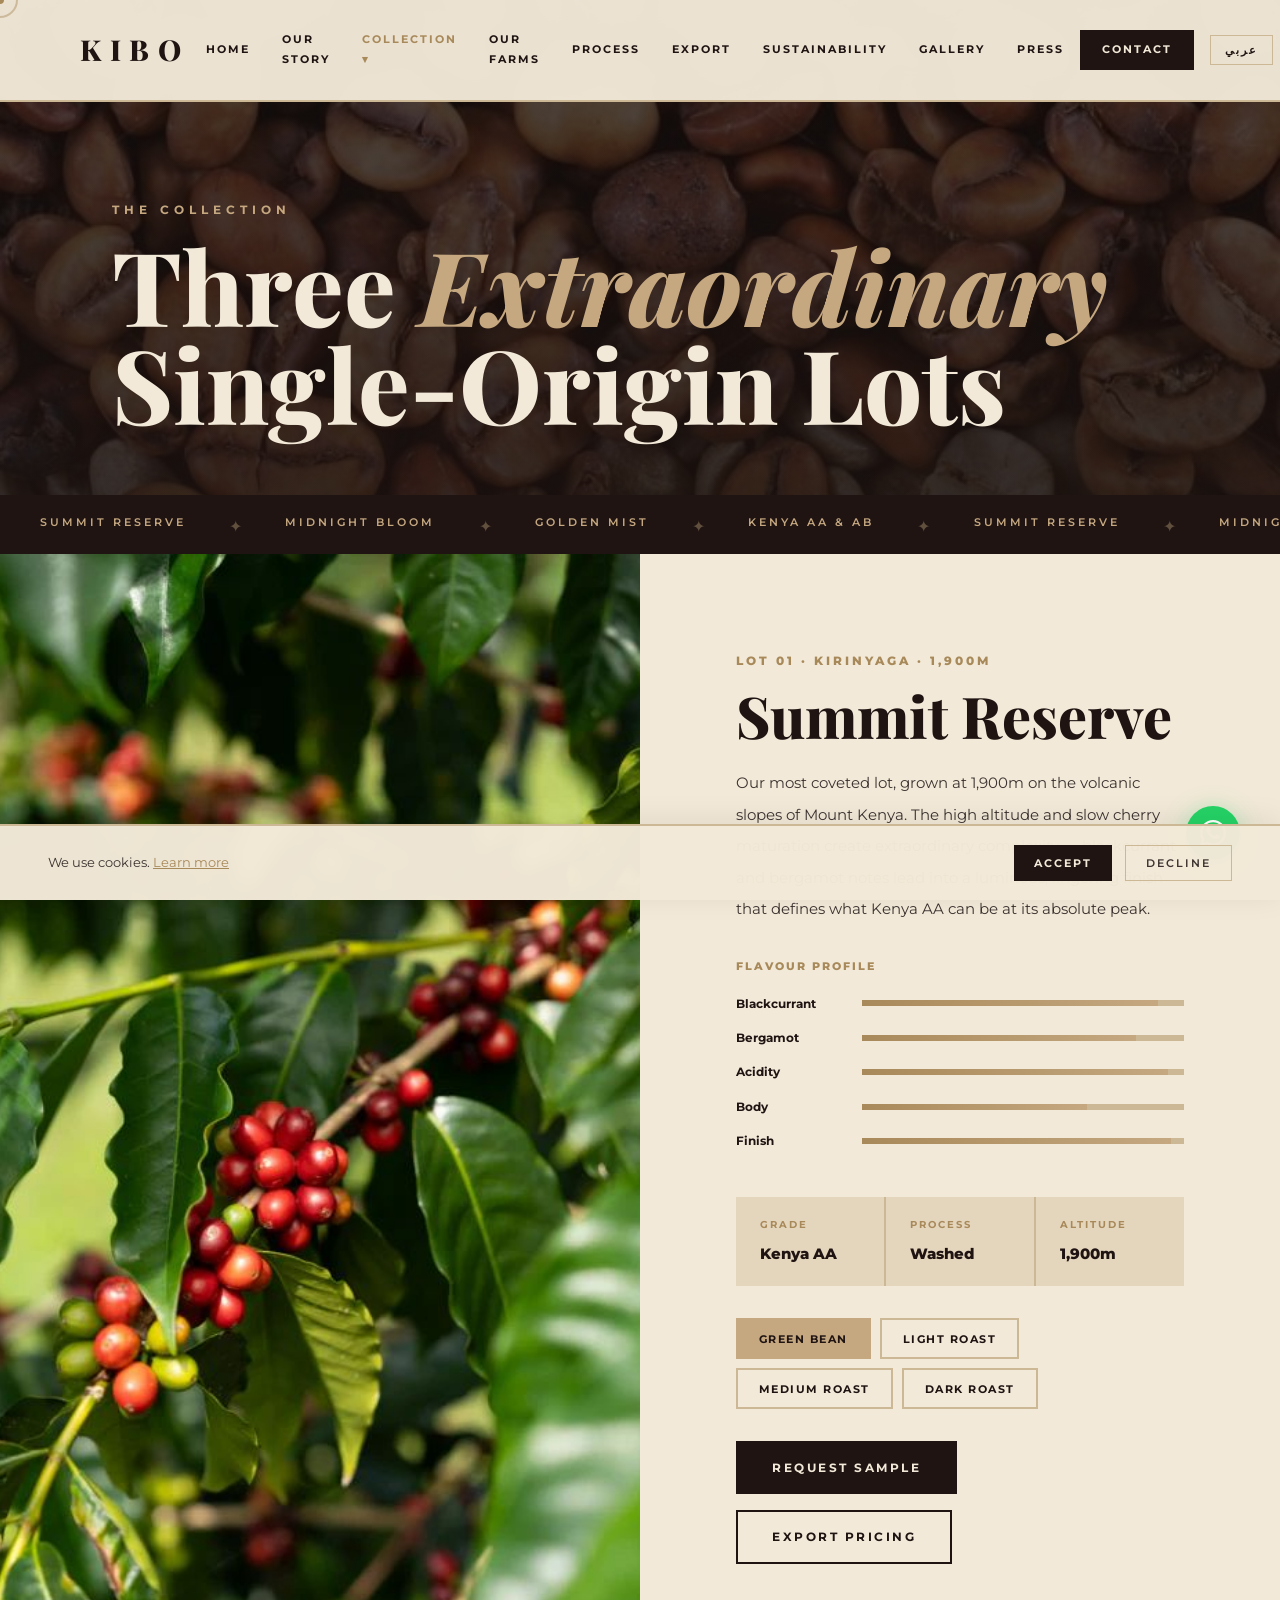
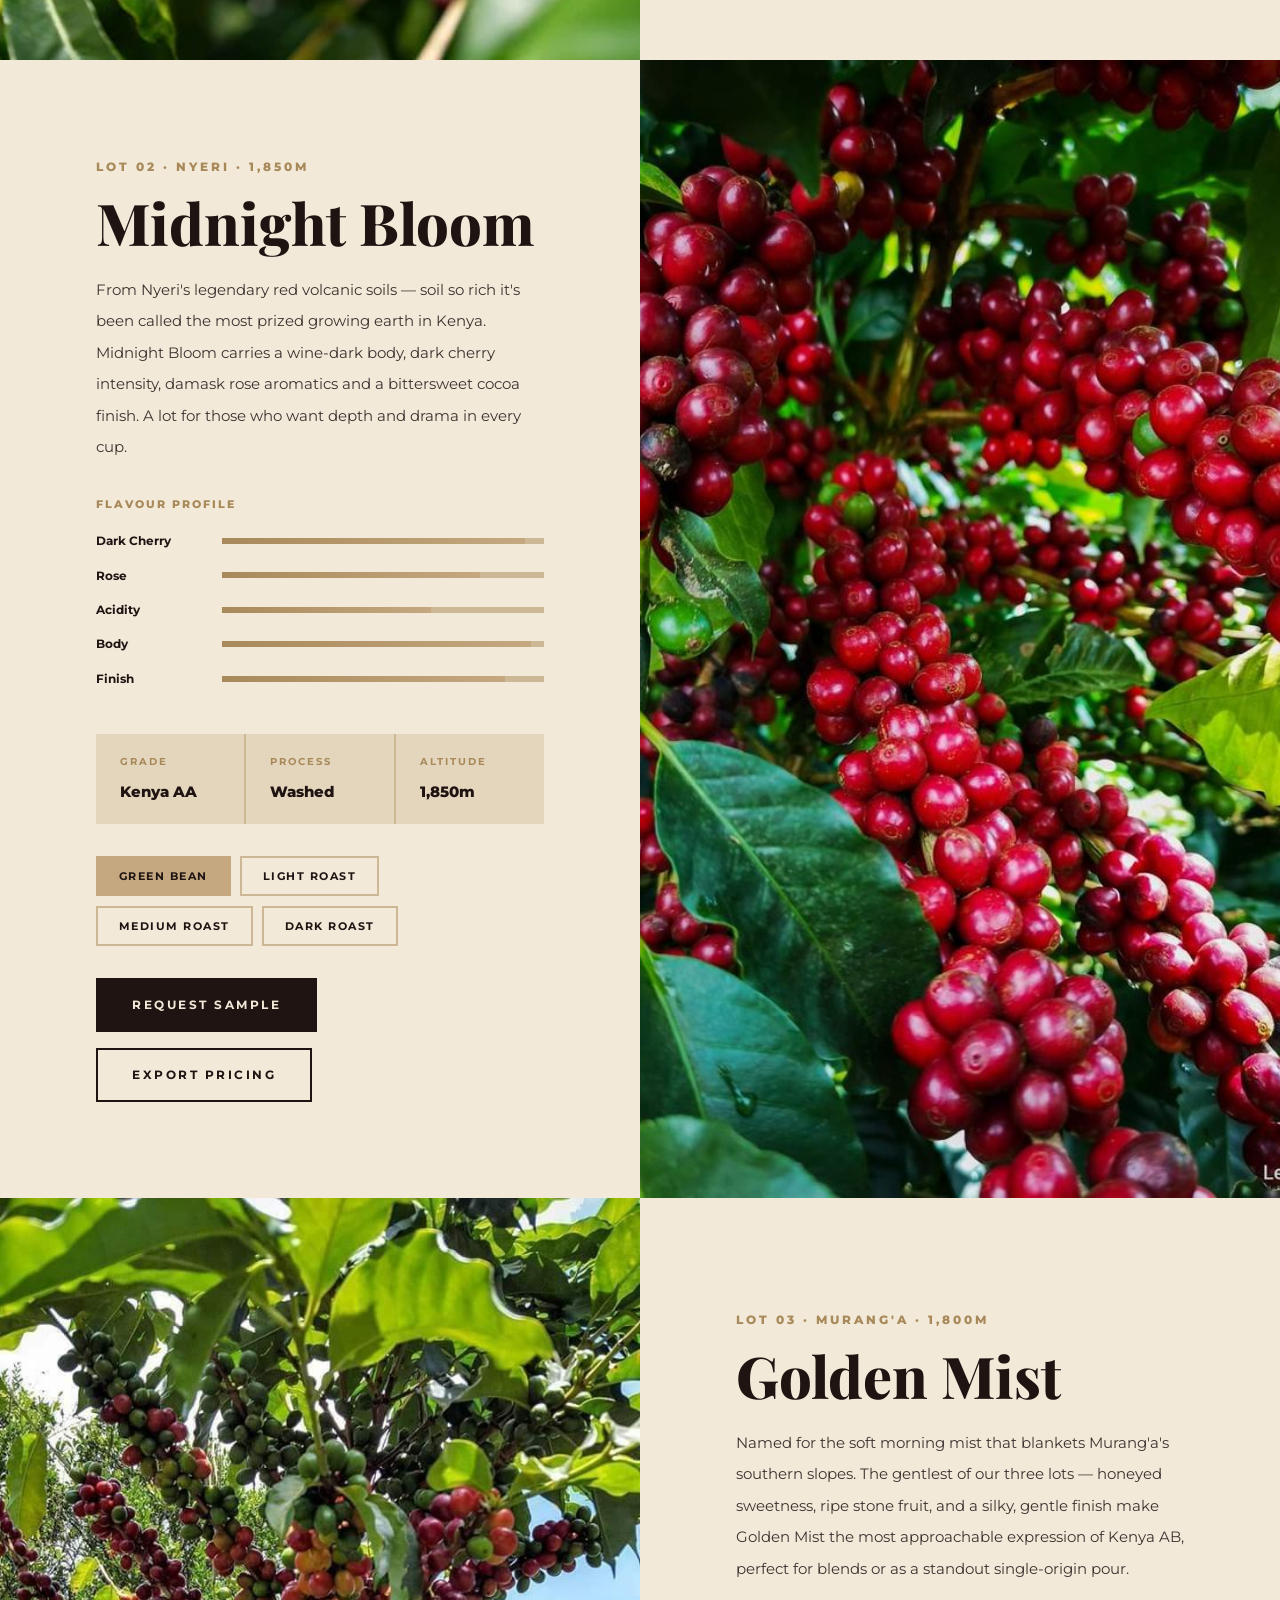
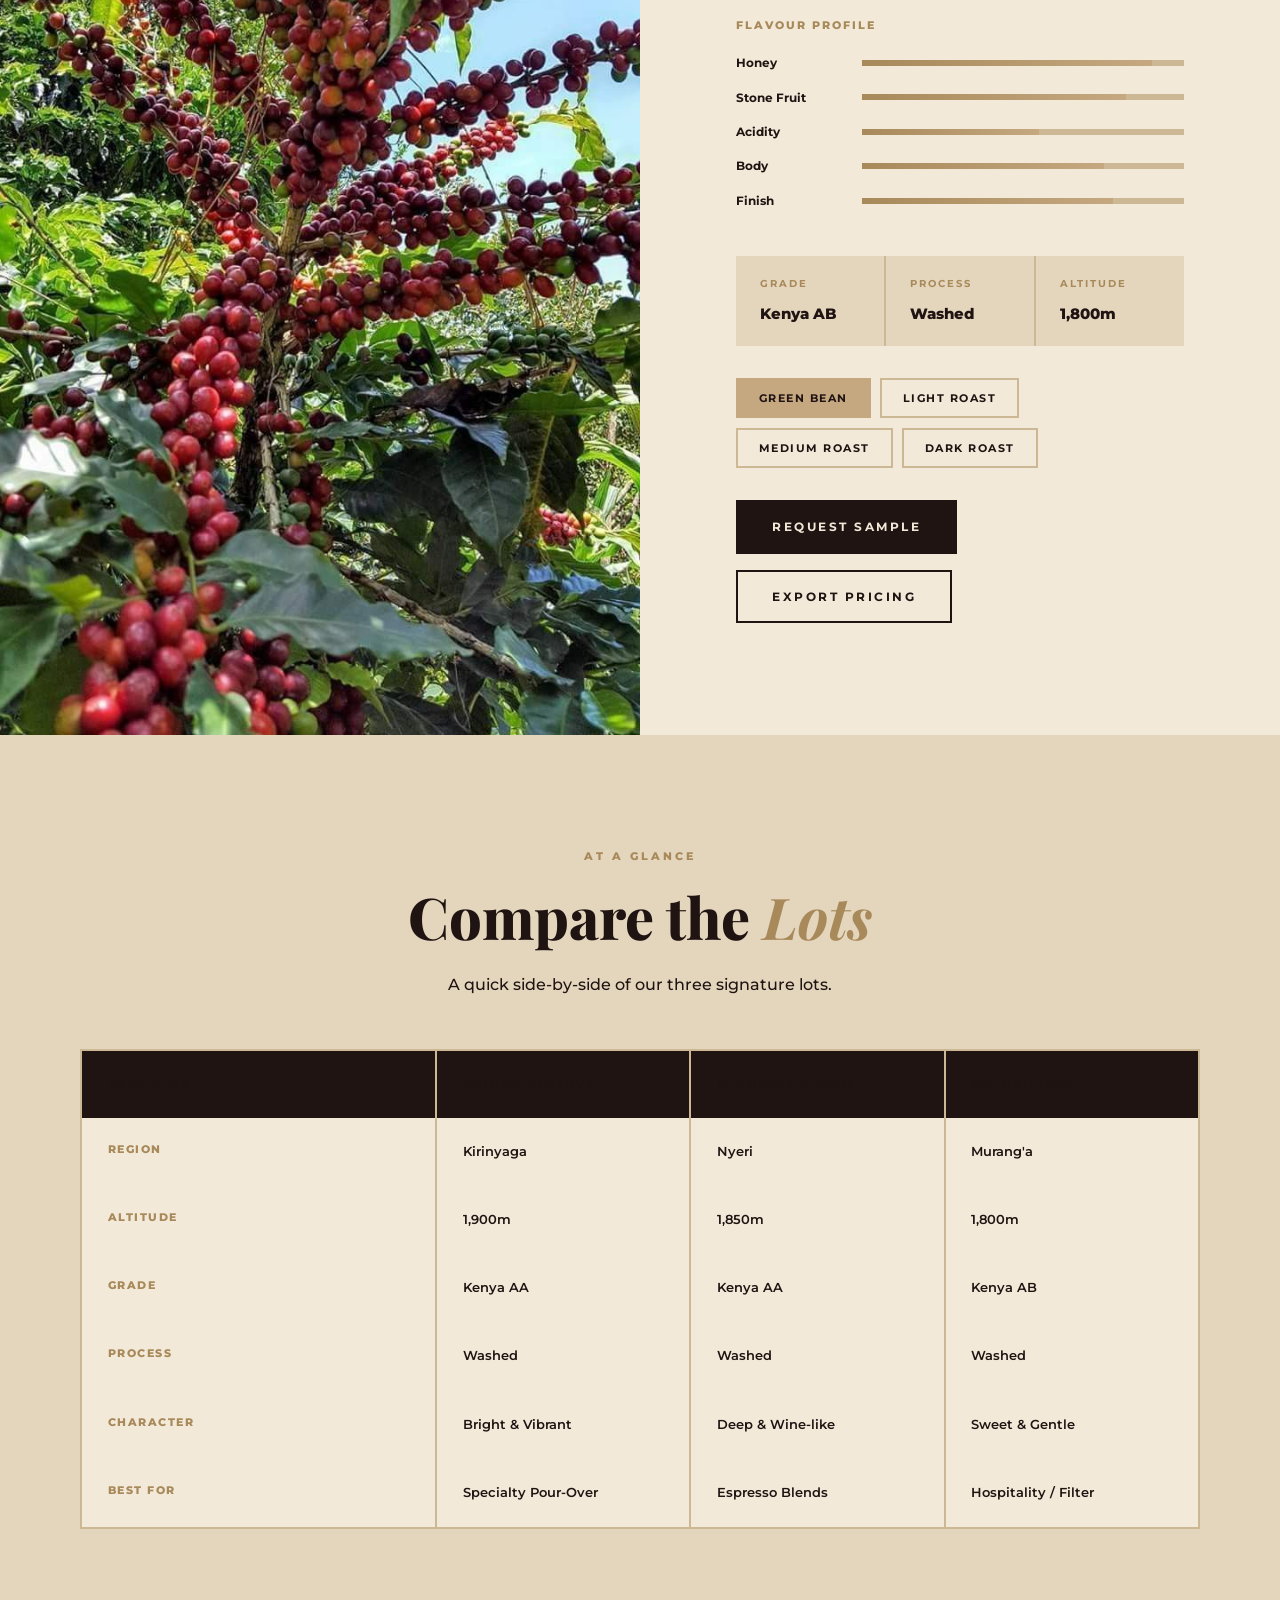
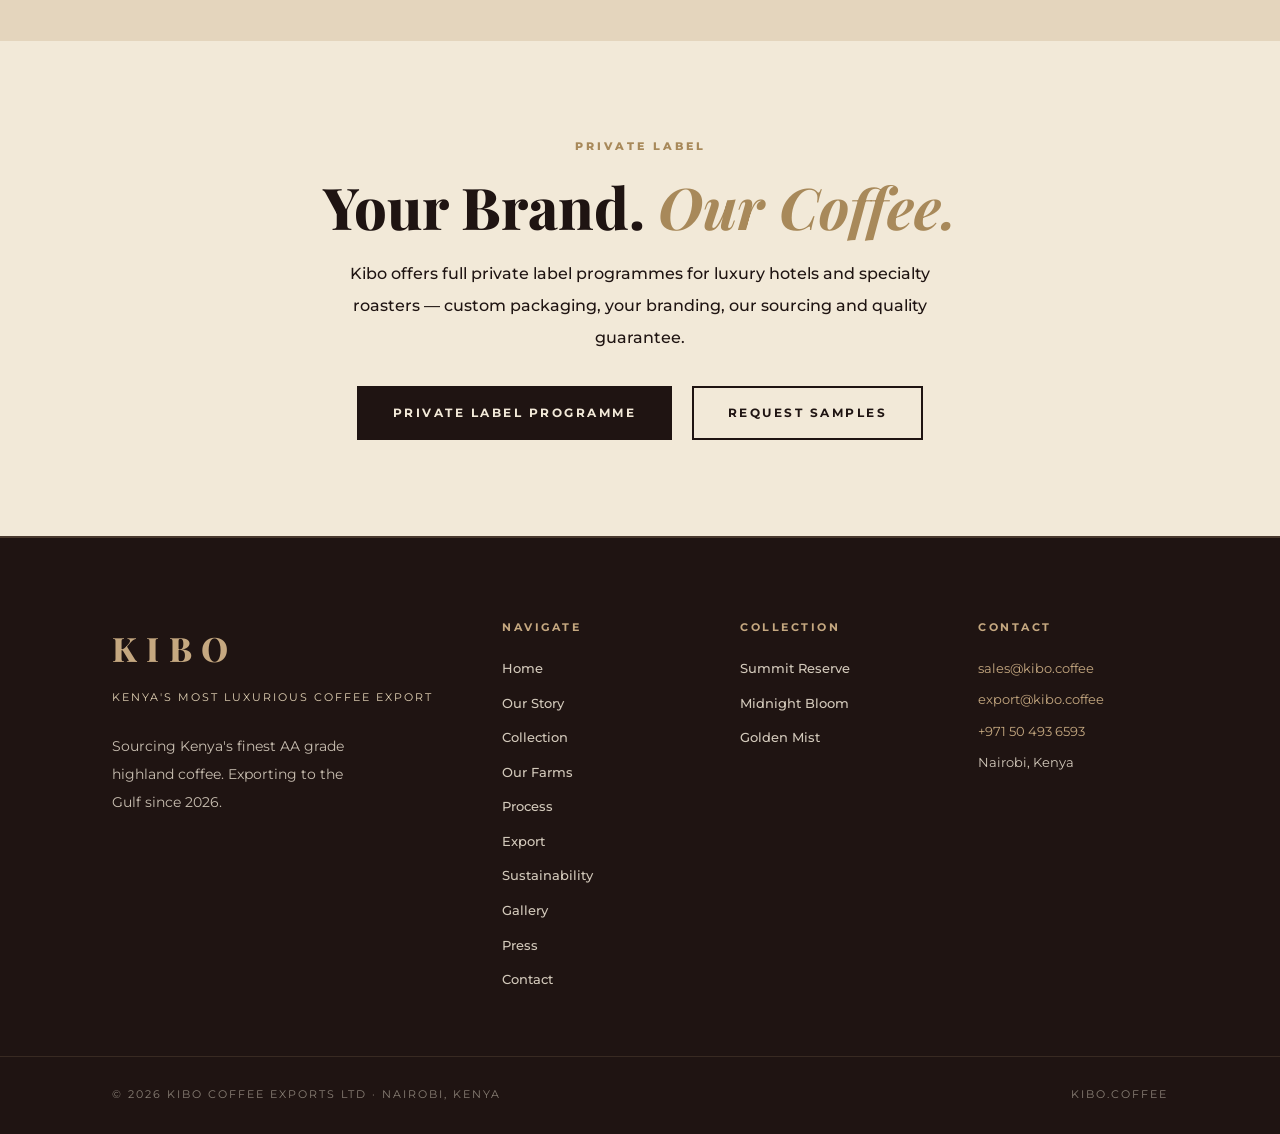
<file: catalogue.html>
<!DOCTYPE html>
<html lang="en">
<head>
<meta charset="UTF-8"><meta name="viewport" content="width=device-width,initial-scale=1">
<title>Collection — Kibo Coffee</title>
<link href="https://fonts.googleapis.com/css2?family=Montserrat:wght@300;400;500;600;700&family=Playfair+Display:ital,wght@0,400;0,500;0,600;0,700;0,800;1,400;1,500&display=swap" rel="stylesheet">
<link rel="stylesheet" href="shared.css">
<style>
.page-hero{position:relative;height:55vh;min-height:420px;display:flex;align-items:flex-end;padding:0 7rem 4rem;overflow:hidden}
.page-hero img{position:absolute;inset:0;width:100%;height:100%;object-fit:cover;filter:brightness(.45) saturate(.9)}
.page-hero-ov{position:absolute;inset:0;background:linear-gradient(180deg,rgba(31,20,18,.35),rgba(31,20,18,.7))}
.ph-c{position:relative;z-index:2}
.ph-eye{font-size:12px;letter-spacing:5px;text-transform:uppercase;color:var(--gold);margin-bottom:1rem;display:block;font-weight:700}
.ph-title{font-family:var(--font-display);font-size:clamp(3.2rem,8vw,7.5rem);font-weight:800;color:var(--silk);line-height:.95}
.ph-title em{font-style:italic;color:var(--gold)}

.lot-detail{display:grid;grid-template-columns:1fr 1fr;min-height:90vh}
.lot-detail:nth-child(even) .ld-img{order:2}
.ld-img{position:relative;overflow:hidden}
.ld-img img{width:100%;height:100%;object-fit:cover;min-height:500px;transition:transform 14s ease}
.ld-img:hover img{transform:scale(1.06)}
.ld-body{padding:6rem 6rem;display:flex;flex-direction:column;justify-content:center;background:var(--silk)}
.ld-meta{font-size:12px;letter-spacing:3px;text-transform:uppercase;color:var(--gold-dark);margin-bottom:1rem;font-weight:800}
.ld-name{font-family:var(--font-display);font-size:clamp(2.6rem,4.5vw,4.4rem);font-weight:800;color:var(--espresso);line-height:1;margin-bottom:1.4rem}
.ld-desc{font-size:15px;line-height:2.1;color:var(--charcoal);margin-bottom:2rem}

.flavour-wheel{margin-bottom:2rem}
.fw-title{font-size:11px;letter-spacing:2px;text-transform:uppercase;color:var(--gold-dark);margin-bottom:1rem;font-weight:800}
.fw-row{display:flex;align-items:center;gap:1rem;margin-bottom:.8rem}
.fw-label{font-size:12px;font-weight:700;color:var(--espresso);width:110px;flex-shrink:0}
.fw-bar{flex:1;height:6px;background:var(--linen-dark);position:relative;overflow:hidden}
.fw-bar-fill{position:absolute;inset:0;width:0;background:linear-gradient(to right,var(--gold-dark),var(--gold));transition:width 1.4s var(--transition)}
.fw-bar-fill.on{width:var(--pct)}

.ld-specs{display:grid;grid-template-columns:repeat(3,1fr);gap:2px;background:var(--linen-dark);margin-bottom:2rem}
.ld-spec{background:var(--linen);padding:1.2rem 1.5rem}
.ld-spec-label{font-size:10px;letter-spacing:2px;text-transform:uppercase;color:var(--gold-dark);margin-bottom:.4rem;font-weight:700}
.ld-spec-val{font-size:15px;font-weight:800;color:var(--espresso)}

.roast-opts{display:flex;gap:.6rem;margin-bottom:2rem;flex-wrap:wrap}
.roast-opt{font-size:11px;letter-spacing:1.5px;text-transform:uppercase;border:2px solid var(--linen-dark);background:var(--silk);color:var(--espresso);padding:.7rem 1.3rem;cursor:pointer;font-weight:700;font-family:var(--font-body);transition:all .25s}
.roast-opt:hover{border-color:var(--gold)}
.roast-opt.active{background:var(--gold);border-color:var(--gold);color:var(--espresso)}

.ld-cta{display:flex;gap:1rem;flex-wrap:wrap}

/* COMPARISON */
.compare-section{background:var(--linen);padding:7rem 5rem}
.compare-table{margin-top:3rem;border:2px solid var(--linen-dark);background:var(--linen-dark)}
.ctr{display:grid;grid-template-columns:1.4fr 1fr 1fr 1fr;gap:2px}
.ctr > div{background:var(--silk);padding:1.4rem 1.6rem;font-size:13px}
.ctr.head > div{background:var(--espresso);color:var(--silk);font-weight:800;font-size:12px;letter-spacing:1.5px;text-transform:uppercase}
.ctr .ctr-label{font-weight:800;color:var(--gold-dark);font-size:11px;letter-spacing:1.5px;text-transform:uppercase}
.ctr > div:not(.ctr-label){color:var(--espresso);font-weight:600}

/* PRIVATE LABEL CTA */
.pl-cta{padding:6rem 7rem;text-align:center;background:var(--silk)}

@media(max-width:900px){
  .page-hero{padding:0 2rem 3rem}
  .lot-detail{grid-template-columns:1fr;min-height:auto}
  .lot-detail:nth-child(even) .ld-img{order:0}
  .ld-img img{min-height:60vw}
  .ld-body{padding:3.5rem 1.8rem}
  .compare-section{padding:4rem 1.5rem;overflow-x:auto}
  .ctr{grid-template-columns:1.2fr 1fr 1fr 1fr;min-width:640px}
  .pl-cta{padding:4rem 1.5rem}
}
</style>
<script src="https://identity.netlify.com/v1/netlify-identity-widget.js"></script>
</head>
<body>
<div class="page-transition in"></div><div id="progress"></div><div id="cur"></div><div id="cur-ring"></div>
<nav id="mainnav">
  <a href="index.html" class="nav-logo">KIBO</a>
  <ul class="nav-links">
    <li class="nav-item"><a href="index.html">Home</a></li>
    <li class="nav-item"><a href="about.html">Our Story</a></li>
    <li class="nav-item active"><a href="catalogue.html">Collection ▾</a><div class="nav-dropdown"><a href="catalogue.html#summit">Summit Reserve</a><a href="catalogue.html#midnight">Midnight Bloom</a><a href="catalogue.html#golden">Golden Mist</a></div></li>
    <li class="nav-item"><a href="farms.html">Our Farms</a></li>
    <li class="nav-item"><a href="process.html">Process</a></li>
    <li class="nav-item"><a href="export.html">Export</a></li>
    <li class="nav-item"><a href="sustainability.html">Sustainability</a></li>
    <li class="nav-item"><a href="gallery.html">Gallery</a></li><li class="nav-item"><a href="press.html">Press</a></li>
  </ul>
  <div class="nav-right"><a href="contact.html" class="nav-cta">Contact</a><button class="lang-btn" id="lang-btn" style="background:none;border:1.5px solid var(--linen-dark);color:var(--espresso);font-size:11px;letter-spacing:2px;text-transform:uppercase;padding:7px 14px;cursor:pointer;font-family:var(--font-body);font-weight:700;transition:all .3s;margin-right:.5rem" onmouseover="this.style.borderColor='var(--gold-dark)'" onmouseout="this.style.borderColor='var(--linen-dark)'">عربي</button><button class="nav-hamburger" id="nav-hbg"><span></span><span></span><span></span></button></div>
</nav>
<div class="mobile-menu" id="mob-menu">
  <a href="index.html">Home</a><a href="about.html">Our Story</a><a href="catalogue.html">Collection</a>
  <a href="farms.html">Our Farms</a><a href="process.html">Process</a><a href="export.html">Export</a>
  <a href="sustainability.html">Sustainability</a><a href="gallery.html">Gallery</a><a href="press.html">Press</a><a href="contact.html">Contact</a>
</div>

<section class="page-hero">
  <img src="new13.jpg" alt="Kenya coffee bean grades comparison">
  <div class="page-hero-ov"></div>
  <div class="ph-c rv">
    <span class="ph-eye">The Collection</span>
    <h1 class="ph-title">Three <em>Extraordinary</em><br>Single-Origin Lots</h1>
  </div>
</section>

<div class="marquee-bar"><div class="marquee-track">
  <span class="marquee-item">Summit Reserve</span><span class="marquee-dot">✦</span><span class="marquee-item">Midnight Bloom</span><span class="marquee-dot">✦</span><span class="marquee-item">Golden Mist</span><span class="marquee-dot">✦</span><span class="marquee-item">Kenya AA & AB</span><span class="marquee-dot">✦</span>
  <span class="marquee-item">Summit Reserve</span><span class="marquee-dot">✦</span><span class="marquee-item">Midnight Bloom</span><span class="marquee-dot">✦</span><span class="marquee-item">Golden Mist</span><span class="marquee-dot">✦</span><span class="marquee-item">Kenya AA & AB</span><span class="marquee-dot">✦</span>
</div></div>

<!-- SUMMIT RESERVE -->
<div class="lot-detail" id="summit">
  <div class="ld-img rv-l"><img src="new5.jpg" alt="Summit Reserve Kenya AA coffee cherries Kirinyaga"></div>
  <div class="ld-body">
    <p class="ld-meta rv">Lot 01 · Kirinyaga · 1,900m</p>
    <h2 class="ld-name rv d2">Summit Reserve</h2>
    <p class="ld-desc rv d3">Our most coveted lot, grown at 1,900m on the volcanic slopes of Mount Kenya. The high altitude and slow cherry maturation create extraordinary complexity — blackcurrant and bergamot notes lead into a luminous, lingering finish that defines what Kenya AA can be at its absolute peak.</p>
    <div class="flavour-wheel rv d3">
      <p class="fw-title">Flavour Profile</p>
      <div class="fw-row"><span class="fw-label">Blackcurrant</span><div class="fw-bar"><div class="fw-bar-fill" style="--pct:92%"></div></div></div>
      <div class="fw-row"><span class="fw-label">Bergamot</span><div class="fw-bar"><div class="fw-bar-fill" style="--pct:85%"></div></div></div>
      <div class="fw-row"><span class="fw-label">Acidity</span><div class="fw-bar"><div class="fw-bar-fill" style="--pct:95%"></div></div></div>
      <div class="fw-row"><span class="fw-label">Body</span><div class="fw-bar"><div class="fw-bar-fill" style="--pct:70%"></div></div></div>
      <div class="fw-row"><span class="fw-label">Finish</span><div class="fw-bar"><div class="fw-bar-fill" style="--pct:96%"></div></div></div>
    </div>
    <div class="ld-specs rv d4">
      <div class="ld-spec"><div class="ld-spec-label">Grade</div><div class="ld-spec-val">Kenya AA</div></div>
      <div class="ld-spec"><div class="ld-spec-label">Process</div><div class="ld-spec-val">Washed</div></div>
      <div class="ld-spec"><div class="ld-spec-label">Altitude</div><div class="ld-spec-val">1,900m</div></div>
    </div>
    <div class="roast-opts rv d4">
      <button class="roast-opt active">Green Bean</button>
      <button class="roast-opt">Light Roast</button>
      <button class="roast-opt">Medium Roast</button>
      <button class="roast-opt">Dark Roast</button>
    </div>
    <div class="ld-cta rv d5">
      <a href="contact.html" class="btn-primary">Request Sample</a>
      <a href="export.html" class="btn-outline">Export Pricing</a>
    </div>
  </div>
</div>

<!-- MIDNIGHT BLOOM -->
<div class="lot-detail" id="midnight">
  <div class="ld-img rv-r"><img src="new11.jpg" alt="Midnight Bloom deep red cherries Nyeri"></div>
  <div class="ld-body">
    <p class="ld-meta rv">Lot 02 · Nyeri · 1,850m</p>
    <h2 class="ld-name rv d2">Midnight Bloom</h2>
    <p class="ld-desc rv d3">From Nyeri's legendary red volcanic soils — soil so rich it's been called the most prized growing earth in Kenya. Midnight Bloom carries a wine-dark body, dark cherry intensity, damask rose aromatics and a bittersweet cocoa finish. A lot for those who want depth and drama in every cup.</p>
    <div class="flavour-wheel rv d3">
      <p class="fw-title">Flavour Profile</p>
      <div class="fw-row"><span class="fw-label">Dark Cherry</span><div class="fw-bar"><div class="fw-bar-fill" style="--pct:94%"></div></div></div>
      <div class="fw-row"><span class="fw-label">Rose</span><div class="fw-bar"><div class="fw-bar-fill" style="--pct:80%"></div></div></div>
      <div class="fw-row"><span class="fw-label">Acidity</span><div class="fw-bar"><div class="fw-bar-fill" style="--pct:65%"></div></div></div>
      <div class="fw-row"><span class="fw-label">Body</span><div class="fw-bar"><div class="fw-bar-fill" style="--pct:96%"></div></div></div>
      <div class="fw-row"><span class="fw-label">Finish</span><div class="fw-bar"><div class="fw-bar-fill" style="--pct:88%"></div></div></div>
    </div>
    <div class="ld-specs rv d4">
      <div class="ld-spec"><div class="ld-spec-label">Grade</div><div class="ld-spec-val">Kenya AA</div></div>
      <div class="ld-spec"><div class="ld-spec-label">Process</div><div class="ld-spec-val">Washed</div></div>
      <div class="ld-spec"><div class="ld-spec-label">Altitude</div><div class="ld-spec-val">1,850m</div></div>
    </div>
    <div class="roast-opts rv d4">
      <button class="roast-opt active">Green Bean</button>
      <button class="roast-opt">Light Roast</button>
      <button class="roast-opt">Medium Roast</button>
      <button class="roast-opt">Dark Roast</button>
    </div>
    <div class="ld-cta rv d5">
      <a href="contact.html" class="btn-primary">Request Sample</a>
      <a href="export.html" class="btn-outline">Export Pricing</a>
    </div>
  </div>
</div>

<!-- GOLDEN MIST -->
<div class="lot-detail" id="golden">
  <div class="ld-img rv-l"><img src="new9.jpg" alt="Golden Mist coffee cherries Muranga"></div>
  <div class="ld-body">
    <p class="ld-meta rv">Lot 03 · Murang'a · 1,800m</p>
    <h2 class="ld-name rv d2">Golden Mist</h2>
    <p class="ld-desc rv d3">Named for the soft morning mist that blankets Murang'a's southern slopes. The gentlest of our three lots — honeyed sweetness, ripe stone fruit, and a silky, gentle finish make Golden Mist the most approachable expression of Kenya AB, perfect for blends or as a standout single-origin pour.</p>
    <div class="flavour-wheel rv d3">
      <p class="fw-title">Flavour Profile</p>
      <div class="fw-row"><span class="fw-label">Honey</span><div class="fw-bar"><div class="fw-bar-fill" style="--pct:90%"></div></div></div>
      <div class="fw-row"><span class="fw-label">Stone Fruit</span><div class="fw-bar"><div class="fw-bar-fill" style="--pct:82%"></div></div></div>
      <div class="fw-row"><span class="fw-label">Acidity</span><div class="fw-bar"><div class="fw-bar-fill" style="--pct:55%"></div></div></div>
      <div class="fw-row"><span class="fw-label">Body</span><div class="fw-bar"><div class="fw-bar-fill" style="--pct:75%"></div></div></div>
      <div class="fw-row"><span class="fw-label">Finish</span><div class="fw-bar"><div class="fw-bar-fill" style="--pct:78%"></div></div></div>
    </div>
    <div class="ld-specs rv d4">
      <div class="ld-spec"><div class="ld-spec-label">Grade</div><div class="ld-spec-val">Kenya AB</div></div>
      <div class="ld-spec"><div class="ld-spec-label">Process</div><div class="ld-spec-val">Washed</div></div>
      <div class="ld-spec"><div class="ld-spec-label">Altitude</div><div class="ld-spec-val">1,800m</div></div>
    </div>
    <div class="roast-opts rv d4">
      <button class="roast-opt active">Green Bean</button>
      <button class="roast-opt">Light Roast</button>
      <button class="roast-opt">Medium Roast</button>
      <button class="roast-opt">Dark Roast</button>
    </div>
    <div class="ld-cta rv d5">
      <a href="contact.html" class="btn-primary">Request Sample</a>
      <a href="export.html" class="btn-outline">Export Pricing</a>
    </div>
  </div>
</div>

<!-- COMPARISON TABLE -->
<section class="compare-section">
  <div style="text-align:center;max-width:700px;margin:0 auto" class="rv">
    <span class="section-eye">At a Glance</span>
    <h2 class="section-title">Compare the <em>Lots</em></h2>
    <p class="section-body" style="margin:0 auto">A quick side-by-side of our three signature lots.</p>
  </div>
  <div class="compare-table rv d2">
    <div class="ctr head"><div>Attribute</div><div>Summit Reserve</div><div>Midnight Bloom</div><div>Golden Mist</div></div>
    <div class="ctr"><div class="ctr-label">Region</div><div>Kirinyaga</div><div>Nyeri</div><div>Murang'a</div></div>
    <div class="ctr"><div class="ctr-label">Altitude</div><div>1,900m</div><div>1,850m</div><div>1,800m</div></div>
    <div class="ctr"><div class="ctr-label">Grade</div><div>Kenya AA</div><div>Kenya AA</div><div>Kenya AB</div></div>
    <div class="ctr"><div class="ctr-label">Process</div><div>Washed</div><div>Washed</div><div>Washed</div></div>
    <div class="ctr"><div class="ctr-label">Character</div><div>Bright & Vibrant</div><div>Deep & Wine-like</div><div>Sweet & Gentle</div></div>
    <div class="ctr"><div class="ctr-label">Best For</div><div>Specialty Pour-Over</div><div>Espresso Blends</div><div>Hospitality / Filter</div></div>
  </div>
</section>

<!-- PRIVATE LABEL CTA -->
<div class="pl-cta">
  <span class="section-eye rv">Private Label</span>
  <h2 class="section-title rv d2" style="text-align:center">Your Brand. <em>Our Coffee.</em></h2>
  <p class="section-body rv d3" style="margin:0 auto;text-align:center">Kibo offers full private label programmes for luxury hotels and specialty roasters — custom packaging, your branding, our sourcing and quality guarantee.</p>
  <div style="display:flex;gap:1.2rem;justify-content:center;flex-wrap:wrap;margin-top:2rem" class="rv d4">
    <a href="export.html" class="btn-primary">Private Label Programme</a>
    <a href="contact.html" class="btn-outline">Request Samples</a>
  </div>
</div>

<footer class="site-footer"><div class="footer-grid"><div class="footer-brand"><div class="f-logo">KIBO</div><div class="f-tag">Kenya's Most Luxurious Coffee Export</div><p>Sourcing Kenya's finest AA grade highland coffee. Exporting to the Gulf since 2026.</p></div><div class="footer-col"><h4>Navigate</h4><nav><a href="index.html">Home</a><a href="about.html">Our Story</a><a href="catalogue.html">Collection</a><a href="farms.html">Our Farms</a><a href="process.html">Process</a><a href="export.html">Export</a><a href="sustainability.html">Sustainability</a><a href="gallery.html">Gallery</a><a href="press.html">Press</a><a href="contact.html">Contact</a></nav></div><div class="footer-col"><h4>Collection</h4><nav><a href="catalogue.html#summit">Summit Reserve</a><a href="catalogue.html#midnight">Midnight Bloom</a><a href="catalogue.html#golden">Golden Mist</a></nav></div><div class="footer-col"><h4>Contact</h4><p><a href="mailto:sales@kibo.coffee">sales@kibo.coffee</a></p><p><a href="mailto:export@kibo.coffee">export@kibo.coffee</a></p><p><a href="https://wa.me/971504936593">+971 50 493 6593</a></p><p>Nairobi, Kenya</p></div></div><div class="footer-bottom"><span class="footer-copy">© 2026 Kibo Coffee Exports Ltd · Nairobi, Kenya</span><span class="footer-copy">kibo.coffee</span></div></footer>
<a href="https://wa.me/971504936593" class="float-wa" target="_blank"><svg viewBox="0 0 24 24"><path d="M17.472 14.382c-.297-.149-1.758-.867-2.03-.967-.273-.099-.471-.148-.67.15-.197.297-.767.966-.94 1.164-.173.199-.347.223-.644.075-.297-.15-1.255-.463-2.39-1.475-.883-.788-1.48-1.761-1.653-2.059-.173-.297-.018-.458.13-.606.134-.133.298-.347.446-.52.149-.174.198-.298.298-.497.099-.198.05-.371-.025-.52-.075-.149-.669-1.612-.916-2.207-.242-.579-.487-.5-.669-.51-.173-.008-.371-.01-.57-.01-.198 0-.52.074-.792.372-.272.297-1.04 1.016-1.04 2.479 0 1.462 1.065 2.875 1.213 3.074.149.198 2.096 3.2 5.077 4.487.709.306 1.262.489 1.694.625.712.227 1.36.195 1.871.118.571-.085 1.758-.719 2.006-1.413.248-.694.248-1.289.173-1.413-.074-.124-.272-.198-.57-.347m-5.421 7.403h-.004a9.87 9.87 0 01-5.031-1.378l-.361-.214-3.741.982.998-3.648-.235-.374a9.86 9.86 0 01-1.51-5.26c.001-5.45 4.436-9.884 9.888-9.884 2.64 0 5.122 1.03 6.988 2.898a9.825 9.825 0 012.893 6.994c-.003 5.45-4.437 9.884-9.885 9.884m8.413-18.297A11.815 11.815 0 0012.05 0C5.495 0 .16 5.335.157 11.892c0 2.096.547 4.142 1.588 5.945L.057 24l6.305-1.654a11.882 11.882 0 005.683 1.448h.005c6.554 0 11.89-5.335 11.893-11.893a11.821 11.821 0 00-3.48-8.413z"/></svg></a>
<div id="back-top">↑</div>
<div id="cookie"><p>We use cookies. <a href="#">Learn more</a></p><div class="cookie-btns"><button class="cookie-accept" id="cookie-accept">Accept</button><button class="cookie-decline" id="cookie-decline">Decline</button></div></div>
<script src="shared.js"></script>
</body></html>
</file>
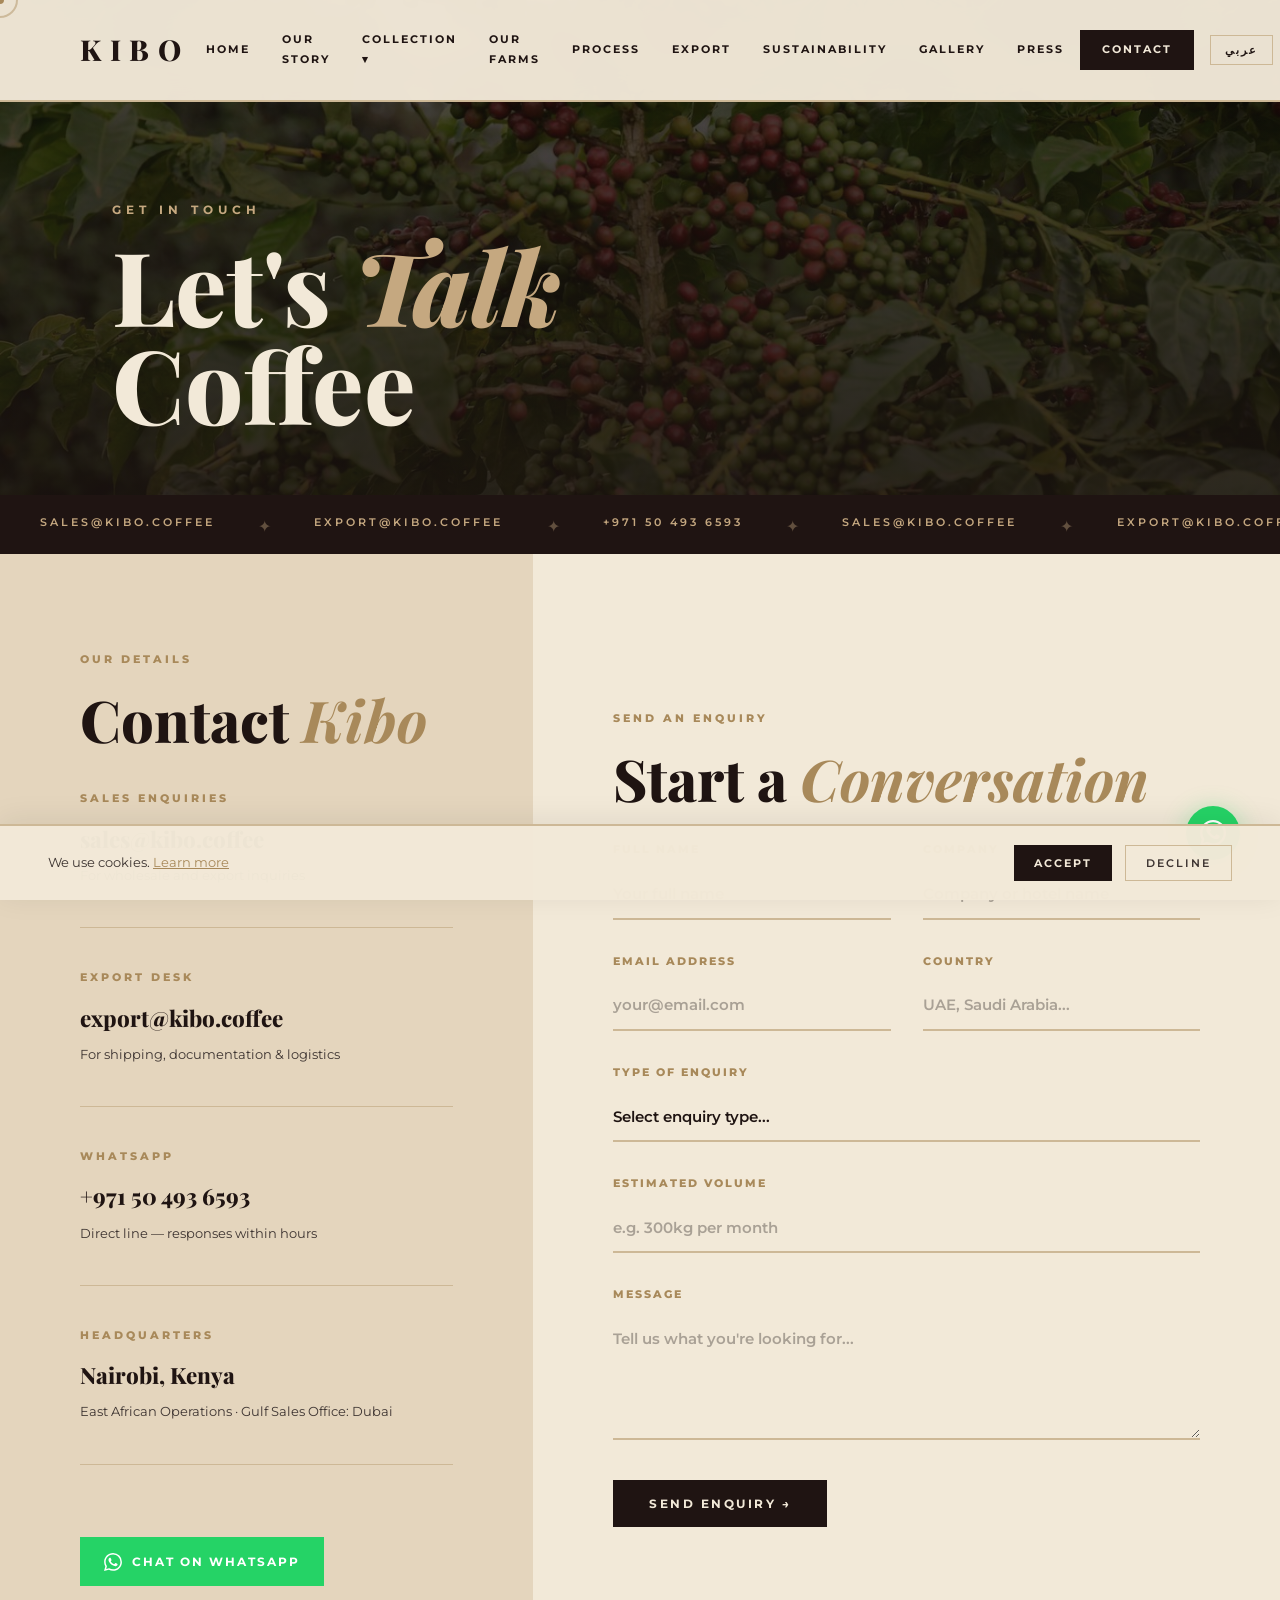
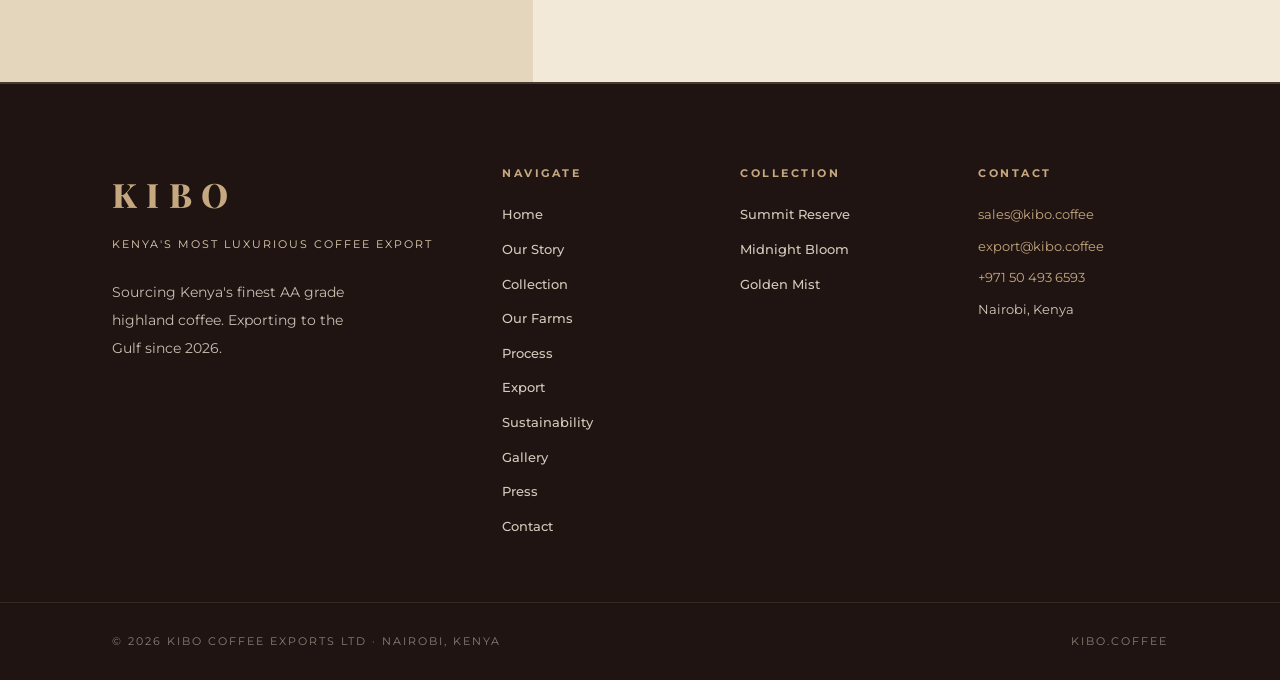
<file: contact.html>
<!DOCTYPE html>
<html lang="en">
<head>
<meta charset="UTF-8"><meta name="viewport" content="width=device-width,initial-scale=1">
<title>Contact — Kibo Coffee</title>
<link href="https://fonts.googleapis.com/css2?family=Montserrat:wght@300;400;500;600;700&family=Playfair+Display:ital,wght@0,400;0,500;0,600;0,700;0,800;1,400;1,500&display=swap" rel="stylesheet">
<link rel="stylesheet" href="shared.css">
<style>
.page-hero{position:relative;height:55vh;min-height:420px;display:flex;align-items:flex-end;padding:0 7rem 4rem;overflow:hidden}
.page-hero img{position:absolute;inset:0;width:100%;height:100%;object-fit:cover;filter:brightness(.4)}
.page-hero-ov{position:absolute;inset:0;background:linear-gradient(180deg,rgba(31,20,18,.3),rgba(31,20,18,.72))}
.ph-c{position:relative;z-index:2}
.ph-eye{font-size:12px;letter-spacing:5px;text-transform:uppercase;color:var(--gold);margin-bottom:1rem;display:block;font-weight:700}
.ph-title{font-family:var(--font-display);font-size:clamp(3.2rem,8vw,7.5rem);font-weight:800;color:var(--silk);line-height:.95}
.ph-title em{font-style:italic;color:var(--gold)}
.contact-wrap{display:grid;grid-template-columns:1fr 1.4fr;gap:0;min-height:80vh}
.contact-info{background:var(--linen);padding:6rem 5rem;display:flex;flex-direction:column;justify-content:center}
.ci-item{margin-bottom:2.5rem;padding-bottom:2.5rem;border-bottom:1px solid var(--linen-dark)}
.ci-item:last-child{border-bottom:none;margin-bottom:0;padding-bottom:0}
.ci-label{font-size:11px;letter-spacing:3px;text-transform:uppercase;color:var(--gold-dark);margin-bottom:.6rem;font-weight:800;display:block}
.ci-val{font-family:var(--font-display);font-size:1.4rem;font-weight:800;color:var(--espresso)}
.ci-val a{color:var(--espresso);text-decoration:none;transition:color .3s}
.ci-val a:hover{color:var(--gold-dark)}
.ci-sub{font-size:13px;color:var(--charcoal);margin-top:.3rem}
.contact-form-wrap{background:var(--silk);padding:6rem 5rem;display:flex;flex-direction:column;justify-content:center}
.cf{display:flex;flex-direction:column;gap:0}
.ff{display:flex;flex-direction:column;margin-bottom:2rem}
.fl{font-size:11px;letter-spacing:2px;text-transform:uppercase;color:var(--gold-dark);margin-bottom:.6rem;font-weight:800}
.fi{background:transparent;border:none;border-bottom:2px solid var(--linen-dark);color:var(--espresso);padding:.9rem 0;font-size:15px;font-family:var(--font-body);font-weight:600;outline:none;transition:border-color .3s;width:100%}
.fi::placeholder{color:rgba(61,52,49,.4)}
.fi:focus{border-bottom-color:var(--gold-dark)}
select.fi{cursor:pointer;appearance:none;background-image:url("data:image/svg+xml,%3Csvg xmlns='http://www.w3.org/2000/svg' width='12' height='8' viewBox='0 0 12 8'%3E%3Cpath d='M1 1l5 5 5-5' stroke='%23A8895A' stroke-width='1.5' fill='none'/%3E%3C/svg%3E");background-repeat:no-repeat;background-position:right .5rem center;padding-right:2rem}
textarea.fi{resize:vertical;min-height:120px;padding-top:.9rem}
.ff-row{display:grid;grid-template-columns:1fr 1fr;gap:2rem}
.fsub{font-size:12px;letter-spacing:2.5px;text-transform:uppercase;background:var(--espresso);color:var(--silk);border:none;padding:16px 36px;cursor:pointer;font-weight:700;font-family:var(--font-body);transition:all .35s;align-self:flex-start;margin-top:.5rem}
.fsub:hover{background:var(--gold-dark)}
@media(max-width:900px){
  .page-hero{padding:0 2rem 3rem}
  .contact-wrap{grid-template-columns:1fr}
  .contact-info{padding:3.5rem 1.8rem}
  .contact-form-wrap{padding:3.5rem 1.8rem}
  .ff-row{grid-template-columns:1fr}
}
</style>
<script src="https://identity.netlify.com/v1/netlify-identity-widget.js"></script>
</head>
<body>
<div class="page-transition in"></div><div id="progress"></div><div id="cur"></div><div id="cur-ring"></div>
<nav id="mainnav">
  <a href="index.html" class="nav-logo">KIBO</a>
  <ul class="nav-links">
    <li class="nav-item"><a href="index.html">Home</a></li>
    <li class="nav-item"><a href="about.html">Our Story</a></li>
    <li class="nav-item"><a href="catalogue.html">Collection ▾</a><div class="nav-dropdown"><a href="catalogue.html#summit">Summit Reserve</a><a href="catalogue.html#midnight">Midnight Bloom</a><a href="catalogue.html#golden">Golden Mist</a></div></li>
    <li class="nav-item"><a href="farms.html">Our Farms</a></li>
    <li class="nav-item"><a href="process.html">Process</a></li>
    <li class="nav-item"><a href="export.html">Export</a></li>
    <li class="nav-item"><a href="sustainability.html">Sustainability</a></li>
    <li class="nav-item"><a href="gallery.html">Gallery</a></li><li class="nav-item"><a href="press.html">Press</a></li>
  </ul>
  <div class="nav-right"><a href="contact.html" class="nav-cta">Contact</a><button class="lang-btn" id="lang-btn" style="background:none;border:1.5px solid var(--linen-dark);color:var(--espresso);font-size:11px;letter-spacing:2px;text-transform:uppercase;padding:7px 14px;cursor:pointer;font-family:var(--font-body);font-weight:700;transition:all .3s;margin-right:.5rem" onmouseover="this.style.borderColor='var(--gold-dark)'" onmouseout="this.style.borderColor='var(--linen-dark)'">عربي</button><button class="nav-hamburger" id="nav-hbg"><span></span><span></span><span></span></button></div>
</nav>
<div class="mobile-menu" id="mob-menu">
  <a href="index.html">Home</a><a href="about.html">Our Story</a><a href="catalogue.html">Collection</a>
  <a href="farms.html">Our Farms</a><a href="process.html">Process</a><a href="export.html">Export</a>
  <a href="sustainability.html">Sustainability</a><a href="gallery.html">Gallery</a><a href="press.html">Press</a><a href="contact.html">Contact</a>
</div>
<section class="page-hero">
  <img src="new18.jpg" alt="Kenya terraced coffee farm mountain contact Kibo">
  <div class="page-hero-ov"></div>
  <div class="ph-c rv">
    <span class="ph-eye">Get In Touch</span>
    <h1 class="ph-title">Let's <em>Talk</em><br>Coffee</h1>
  </div>
</section>
<div class="marquee-bar"><div class="marquee-track">
  <span class="marquee-item">sales@kibo.coffee</span><span class="marquee-dot">✦</span><span class="marquee-item">export@kibo.coffee</span><span class="marquee-dot">✦</span><span class="marquee-item">+971 50 493 6593</span><span class="marquee-dot">✦</span>
  <span class="marquee-item">sales@kibo.coffee</span><span class="marquee-dot">✦</span><span class="marquee-item">export@kibo.coffee</span><span class="marquee-dot">✦</span><span class="marquee-item">+971 50 493 6593</span><span class="marquee-dot">✦</span>
</div></div>
<div class="contact-wrap">
  <div class="contact-info rv-l">
    <span class="section-eye">Our Details</span>
    <h2 class="section-title d2" style="margin-bottom:2.5rem">Contact <em>Kibo</em></h2>
    <div class="ci-item">
      <span class="ci-label">Sales Enquiries</span>
      <div class="ci-val"><a href="mailto:sales@kibo.coffee">sales@kibo.coffee</a></div>
      <div class="ci-sub">For wholesale and export inquiries</div>
    </div>
    <div class="ci-item">
      <span class="ci-label">Export Desk</span>
      <div class="ci-val"><a href="mailto:export@kibo.coffee">export@kibo.coffee</a></div>
      <div class="ci-sub">For shipping, documentation & logistics</div>
    </div>
    <div class="ci-item">
      <span class="ci-label">WhatsApp</span>
      <div class="ci-val"><a href="https://wa.me/971504936593">+971 50 493 6593</a></div>
      <div class="ci-sub">Direct line — responses within hours</div>
    </div>
    <div class="ci-item">
      <span class="ci-label">Headquarters</span>
      <div class="ci-val">Nairobi, Kenya</div>
      <div class="ci-sub">East African Operations · Gulf Sales Office: Dubai</div>
    </div>
    <div style="margin-top:2rem">
      <a href="https://wa.me/971504936593?text=Hello%20Kibo%20Coffee%2C%20I%20am%20interested%20in%20your%20export%20services." class="wa-inline" target="_blank">
        <svg viewBox="0 0 24 24"><path d="M17.472 14.382c-.297-.149-1.758-.867-2.03-.967-.273-.099-.471-.148-.67.15-.197.297-.767.966-.94 1.164-.173.199-.347.223-.644.075-.297-.15-1.255-.463-2.39-1.475-.883-.788-1.48-1.761-1.653-2.059-.173-.297-.018-.458.13-.606.134-.133.298-.347.446-.52.149-.174.198-.298.298-.497.099-.198.05-.371-.025-.52-.075-.149-.669-1.612-.916-2.207-.242-.579-.487-.5-.669-.51-.173-.008-.371-.01-.57-.01-.198 0-.52.074-.792.372-.272.297-1.04 1.016-1.04 2.479 0 1.462 1.065 2.875 1.213 3.074.149.198 2.096 3.2 5.077 4.487.709.306 1.262.489 1.694.625.712.227 1.36.195 1.871.118.571-.085 1.758-.719 2.006-1.413.248-.694.248-1.289.173-1.413-.074-.124-.272-.198-.57-.347m-5.421 7.403h-.004a9.87 9.87 0 01-5.031-1.378l-.361-.214-3.741.982.998-3.648-.235-.374a9.86 9.86 0 01-1.51-5.26c.001-5.45 4.436-9.884 9.888-9.884 2.64 0 5.122 1.03 6.988 2.898a9.825 9.825 0 012.893 6.994c-.003 5.45-4.437 9.884-9.885 9.884m8.413-18.297A11.815 11.815 0 0012.05 0C5.495 0 .16 5.335.157 11.892c0 2.096.547 4.142 1.588 5.945L.057 24l6.305-1.654a11.882 11.882 0 005.683 1.448h.005c6.554 0 11.89-5.335 11.893-11.893a11.821 11.821 0 00-3.48-8.413z"/></svg>
        Chat on WhatsApp
      </a>
    </div>
  </div>
  <div class="contact-form-wrap rv-r">
    <span class="section-eye">Send an Enquiry</span>
    <h2 class="section-title d2" style="margin-bottom:2rem">Start a <em>Conversation</em></h2>
    <form class="cf" name="kibo-inquiry" method="POST" data-netlify="true" action="/success.html">
      <input type="hidden" name="form-name" value="kibo-inquiry">
      <div class="ff-row">
        <div class="ff"><label class="fl" for="name">Full Name</label><input type="text" id="name" name="name" class="fi" placeholder="Your full name" required></div>
        <div class="ff"><label class="fl" for="company">Company</label><input type="text" id="company" name="company" class="fi" placeholder="Company or hotel name"></div>
      </div>
      <div class="ff-row">
        <div class="ff"><label class="fl" for="email">Email Address</label><input type="email" id="email" name="email" class="fi" placeholder="your@email.com" required></div>
        <div class="ff"><label class="fl" for="country">Country</label><input type="text" id="country" name="country" class="fi" placeholder="UAE, Saudi Arabia..."></div>
      </div>
      <div class="ff">
        <label class="fl" for="inquiry">Type of Enquiry</label>
        <select id="inquiry" name="inquiry" class="fi" style="background:transparent;color:var(--espresso)">
          <option value="">Select enquiry type...</option>
          <option>Export / Wholesale Order</option>
          <option>Sample Request</option>
          <option>Private Label Programme</option>
          <option>Press / Media</option>
          <option>General Enquiry</option>
        </select>
      </div>
      <div class="ff"><label class="fl" for="volume">Estimated Volume</label><input type="text" id="volume" name="volume" class="fi" placeholder="e.g. 300kg per month"></div>
      <div class="ff"><label class="fl" for="message">Message</label><textarea id="message" name="message" class="fi" placeholder="Tell us what you're looking for..." rows="5" required></textarea></div>
      <button type="submit" class="fsub">Send Enquiry →</button>
    </form>
  </div>
</div>
<footer class="site-footer"><div class="footer-grid"><div class="footer-brand"><div class="f-logo">KIBO</div><div class="f-tag">Kenya's Most Luxurious Coffee Export</div><p>Sourcing Kenya's finest AA grade highland coffee. Exporting to the Gulf since 2026.</p></div><div class="footer-col"><h4>Navigate</h4><nav><a href="index.html">Home</a><a href="about.html">Our Story</a><a href="catalogue.html">Collection</a><a href="farms.html">Our Farms</a><a href="process.html">Process</a><a href="export.html">Export</a><a href="sustainability.html">Sustainability</a><a href="gallery.html">Gallery</a><a href="press.html">Press</a><a href="contact.html">Contact</a></nav></div><div class="footer-col"><h4>Collection</h4><nav><a href="catalogue.html#summit">Summit Reserve</a><a href="catalogue.html#midnight">Midnight Bloom</a><a href="catalogue.html#golden">Golden Mist</a></nav></div><div class="footer-col"><h4>Contact</h4><p><a href="mailto:sales@kibo.coffee">sales@kibo.coffee</a></p><p><a href="mailto:export@kibo.coffee">export@kibo.coffee</a></p><p><a href="https://wa.me/971504936593">+971 50 493 6593</a></p><p>Nairobi, Kenya</p></div></div><div class="footer-bottom"><span class="footer-copy">© 2026 Kibo Coffee Exports Ltd · Nairobi, Kenya</span><span class="footer-copy">kibo.coffee</span></div></footer>
<a href="https://wa.me/971504936593" class="float-wa" target="_blank"><svg viewBox="0 0 24 24"><path d="M17.472 14.382c-.297-.149-1.758-.867-2.03-.967-.273-.099-.471-.148-.67.15-.197.297-.767.966-.94 1.164-.173.199-.347.223-.644.075-.297-.15-1.255-.463-2.39-1.475-.883-.788-1.48-1.761-1.653-2.059-.173-.297-.018-.458.13-.606.134-.133.298-.347.446-.52.149-.174.198-.298.298-.497.099-.198.05-.371-.025-.52-.075-.149-.669-1.612-.916-2.207-.242-.579-.487-.5-.669-.51-.173-.008-.371-.01-.57-.01-.198 0-.52.074-.792.372-.272.297-1.04 1.016-1.04 2.479 0 1.462 1.065 2.875 1.213 3.074.149.198 2.096 3.2 5.077 4.487.709.306 1.262.489 1.694.625.712.227 1.36.195 1.871.118.571-.085 1.758-.719 2.006-1.413.248-.694.248-1.289.173-1.413-.074-.124-.272-.198-.57-.347m-5.421 7.403h-.004a9.87 9.87 0 01-5.031-1.378l-.361-.214-3.741.982.998-3.648-.235-.374a9.86 9.86 0 01-1.51-5.26c.001-5.45 4.436-9.884 9.888-9.884 2.64 0 5.122 1.03 6.988 2.898a9.825 9.825 0 012.893 6.994c-.003 5.45-4.437 9.884-9.885 9.884m8.413-18.297A11.815 11.815 0 0012.05 0C5.495 0 .16 5.335.157 11.892c0 2.096.547 4.142 1.588 5.945L.057 24l6.305-1.654a11.882 11.882 0 005.683 1.448h.005c6.554 0 11.89-5.335 11.893-11.893a11.821 11.821 0 00-3.48-8.413z"/></svg></a>
<div id="back-top">↑</div>
<div id="cookie"><p>We use cookies. <a href="#">Learn more</a></p><div class="cookie-btns"><button class="cookie-accept" id="cookie-accept">Accept</button><button class="cookie-decline" id="cookie-decline">Decline</button></div></div>
<script src="shared.js"></script>
</body></html>
</file>
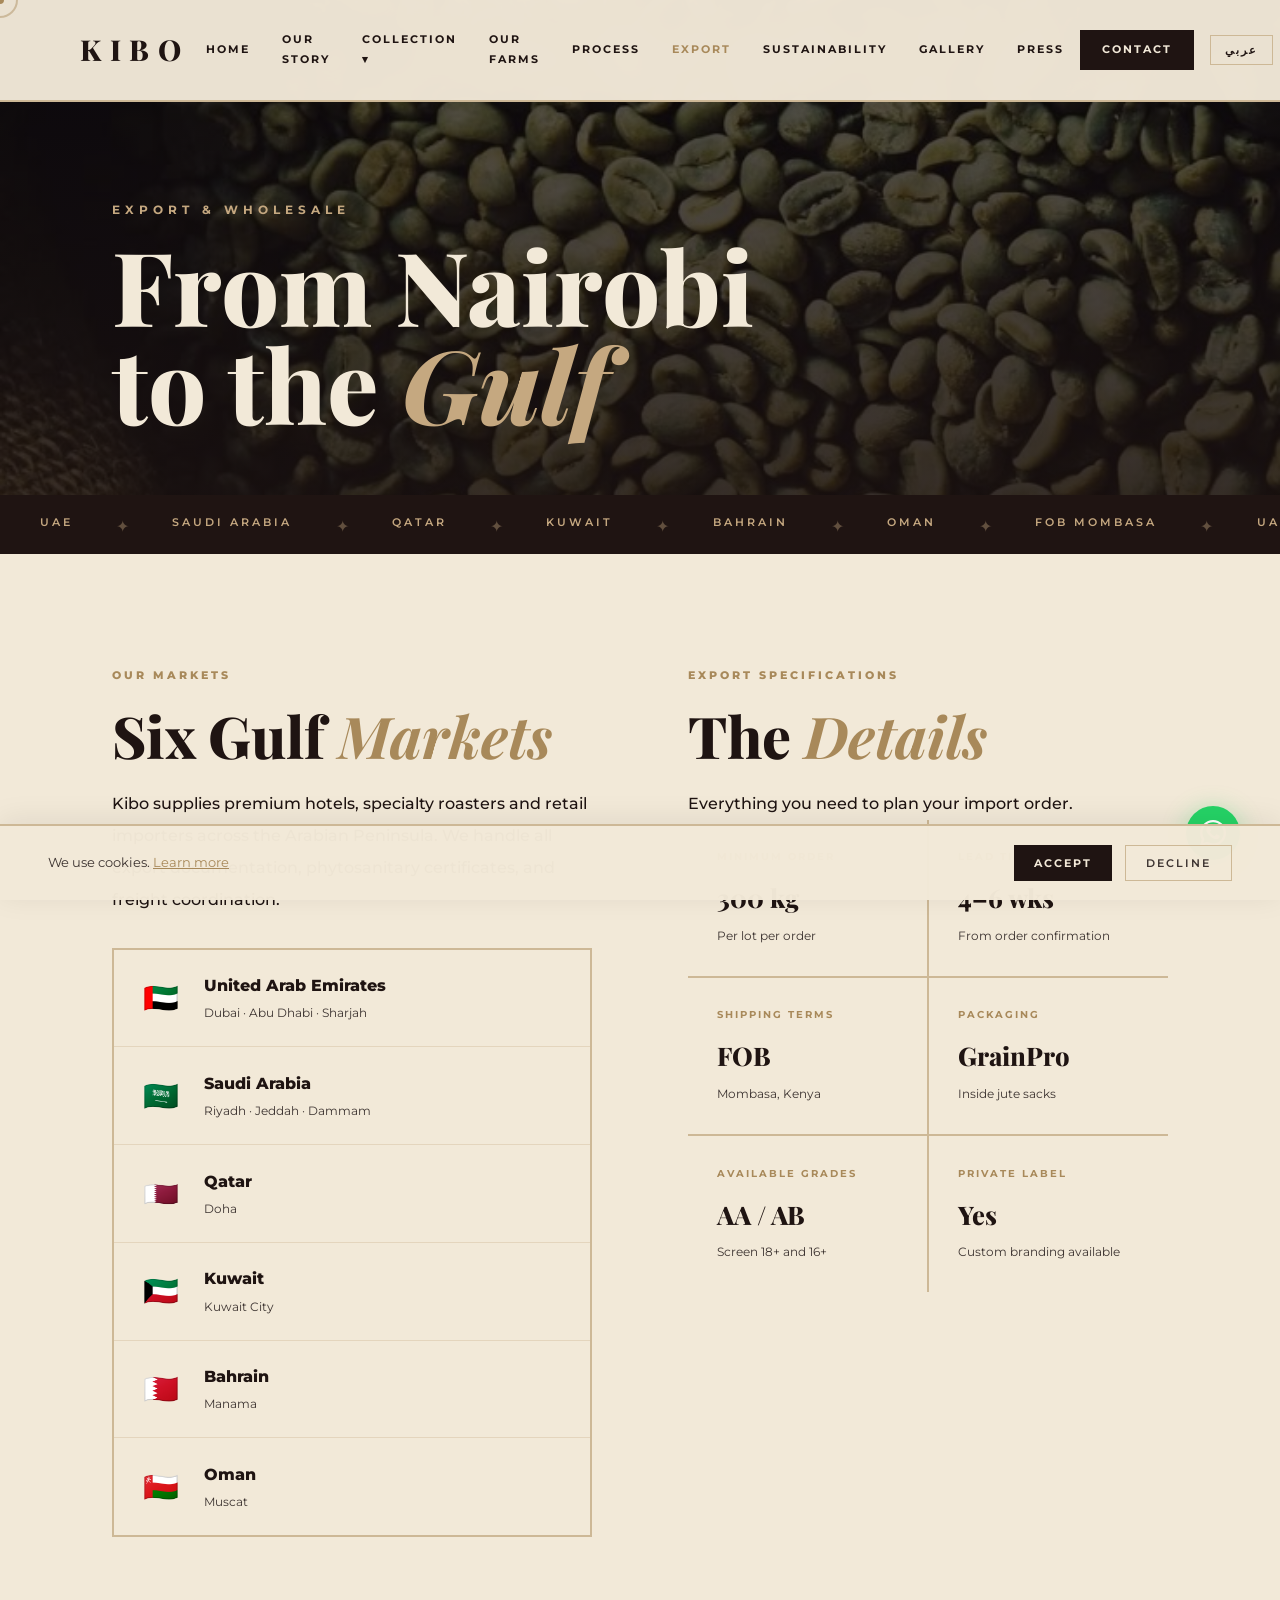
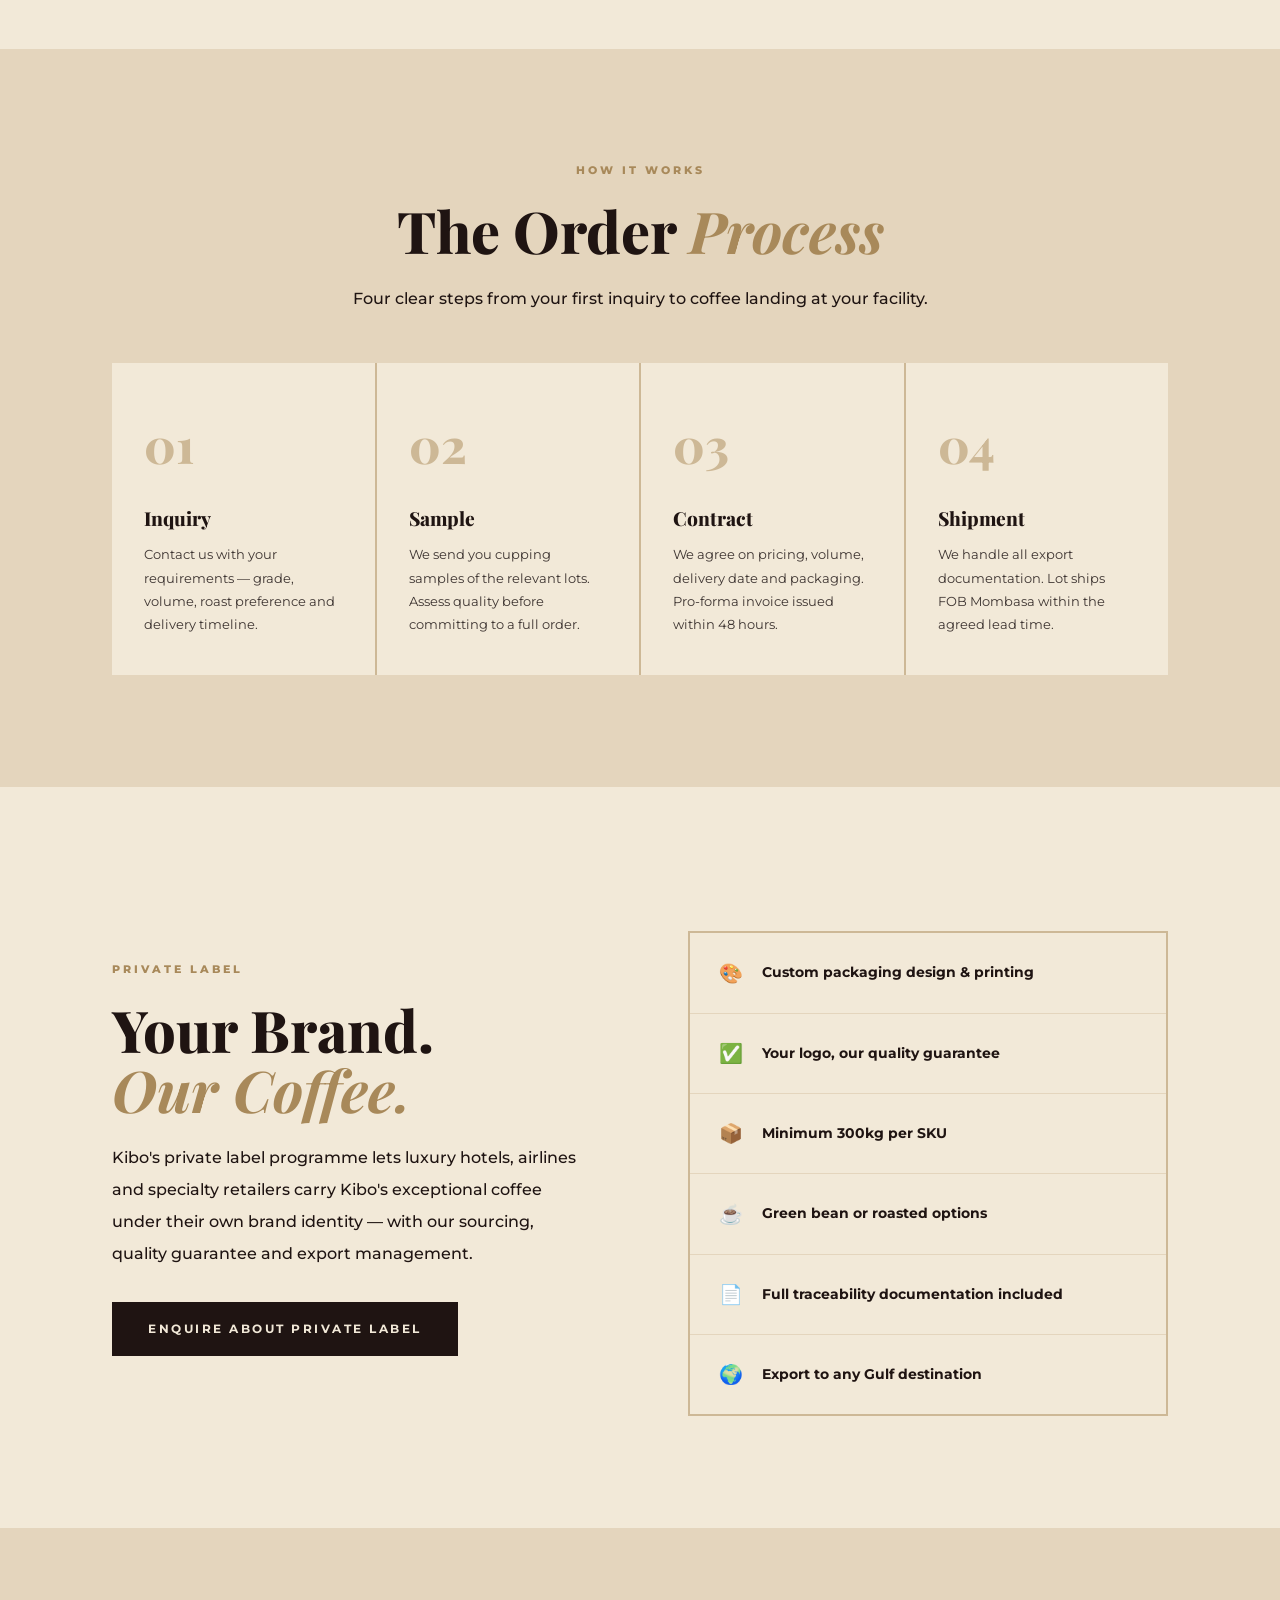
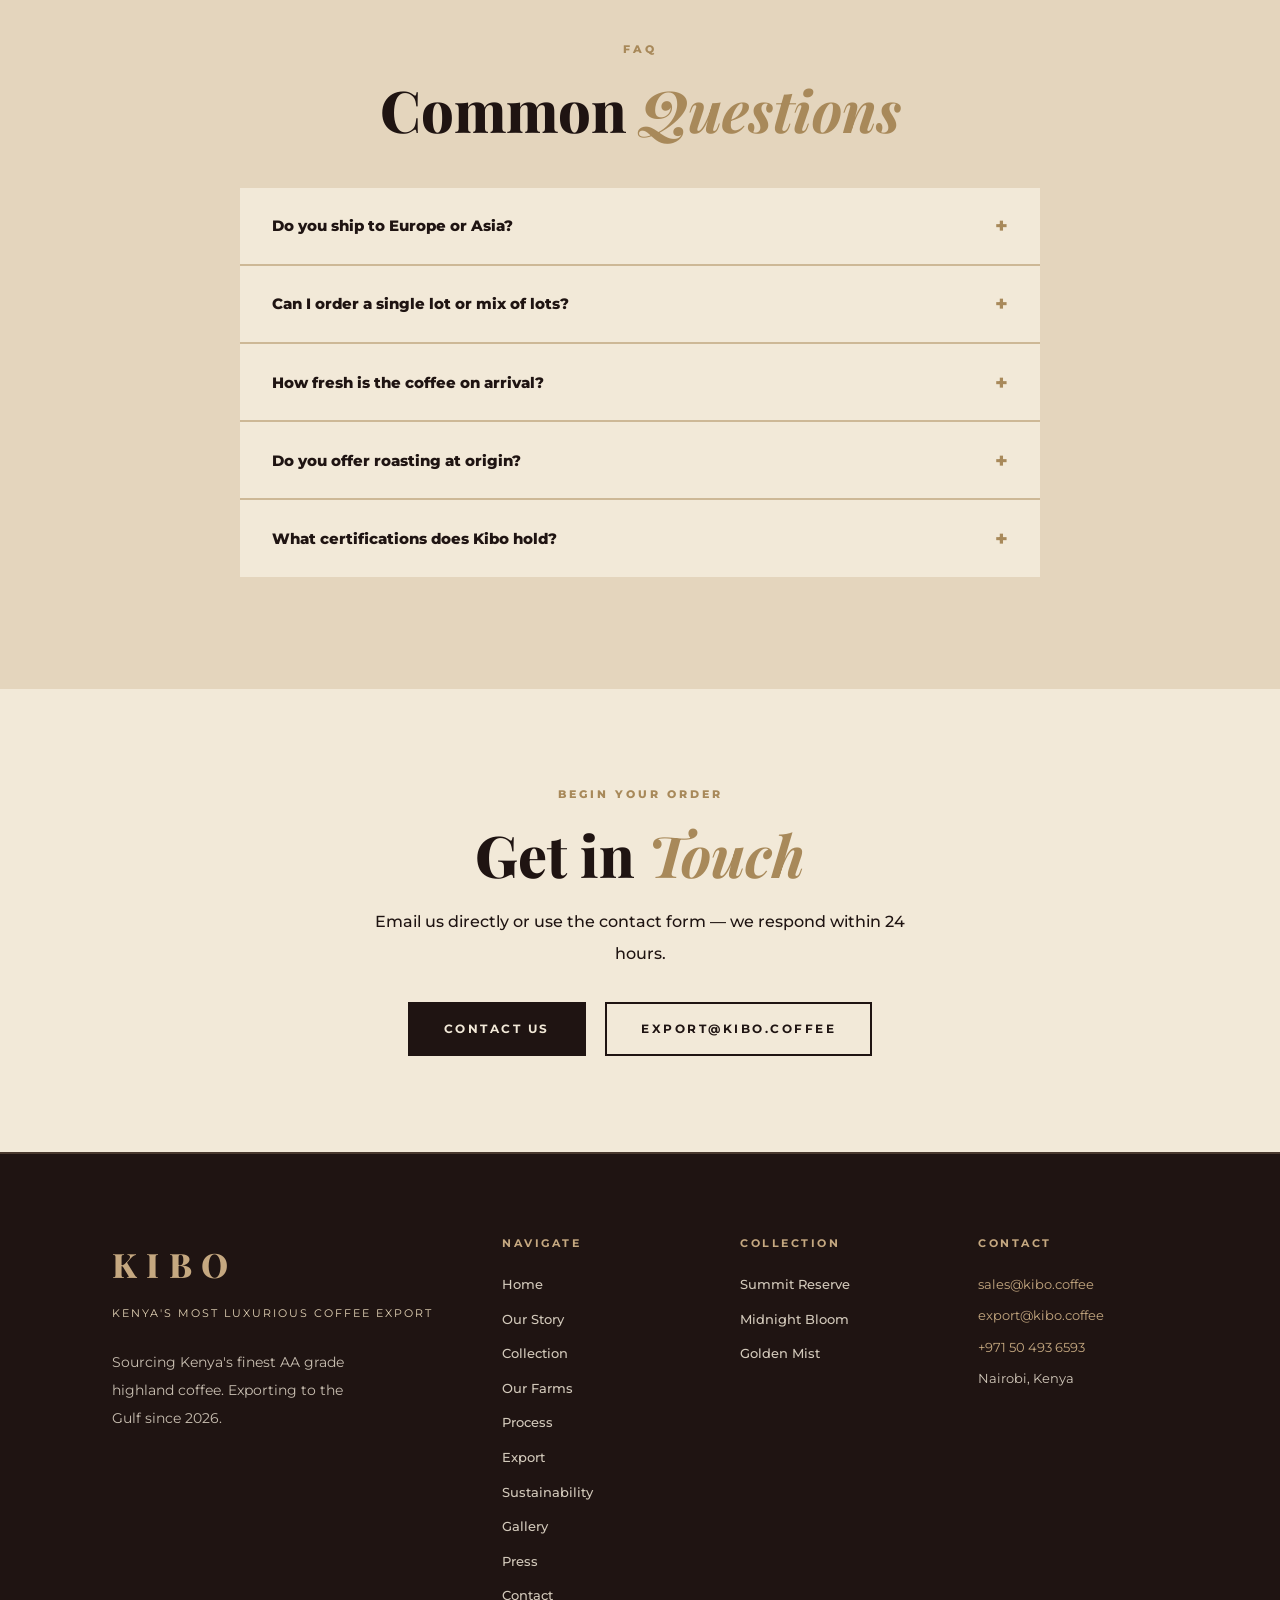
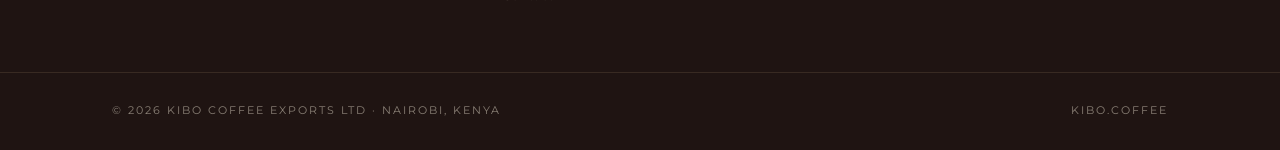
<file: export.html>
<!DOCTYPE html>
<html lang="en">
<head>
<meta charset="UTF-8"><meta name="viewport" content="width=device-width,initial-scale=1">
<title>Export — Kibo Coffee</title>
<link href="https://fonts.googleapis.com/css2?family=Montserrat:wght@300;400;500;600;700&family=Playfair+Display:ital,wght@0,400;0,500;0,600;0,700;0,800;1,400;1,500&display=swap" rel="stylesheet">
<link rel="stylesheet" href="shared.css">
<style>
.page-hero{position:relative;height:55vh;min-height:420px;display:flex;align-items:flex-end;padding:0 7rem 4rem;overflow:hidden}
.page-hero img{position:absolute;inset:0;width:100%;height:100%;object-fit:cover;filter:brightness(.45)}
.page-hero-ov{position:absolute;inset:0;background:linear-gradient(180deg,rgba(31,20,18,.3),rgba(31,20,18,.72))}
.ph-c{position:relative;z-index:2}
.ph-eye{font-size:12px;letter-spacing:5px;text-transform:uppercase;color:var(--gold);margin-bottom:1rem;display:block;font-weight:700}
.ph-title{font-family:var(--font-display);font-size:clamp(3.2rem,8vw,7.5rem);font-weight:800;color:var(--silk);line-height:.95}
.ph-title em{font-style:italic;color:var(--gold)}
.markets-section{padding:7rem 7rem;display:grid;grid-template-columns:1fr 1fr;gap:6rem;align-items:start;background:var(--silk)}
.market-list{margin-top:2rem;display:flex;flex-direction:column;gap:0;border:2px solid var(--linen-dark)}
.market-item{display:flex;align-items:center;gap:1.6rem;padding:1.4rem 1.8rem;border-bottom:1px solid var(--linen);transition:background .3s}
.market-item:last-child{border-bottom:none}
.market-item:hover{background:var(--linen)}
.market-flag{font-size:1.8rem}
.market-name{font-size:16px;font-weight:800;color:var(--espresso)}
.market-sub{font-size:12px;color:var(--charcoal);margin-top:.1rem}
.spec-grid{display:grid;grid-template-columns:1fr 1fr;gap:2px;background:var(--linen-dark)}
.spec-box{background:var(--silk);padding:1.8rem;transition:background .3s}
.spec-box:hover{background:var(--linen)}
.spec-label{font-size:10px;letter-spacing:2px;text-transform:uppercase;color:var(--gold-dark);margin-bottom:.5rem;font-weight:700}
.spec-val{font-family:var(--font-display);font-size:1.6rem;font-weight:800;color:var(--espresso)}
.spec-desc{font-size:12px;color:var(--charcoal);margin-top:.3rem}
.order-section{background:var(--linen);padding:7rem 7rem}
.order-steps{display:grid;grid-template-columns:repeat(4,1fr);gap:2px;background:var(--linen-dark);margin-top:3rem}
.os-box{background:var(--silk);padding:2.4rem 2rem;transition:background .3s}
.os-box:hover{background:var(--gold-light)}
.os-num{font-family:var(--font-display);font-size:3rem;font-weight:800;color:var(--linen-dark);margin-bottom:.8rem}
.os-title{font-family:var(--font-display);font-size:1.2rem;font-weight:800;color:var(--espresso);margin-bottom:.5rem}
.os-text{font-size:13px;color:var(--charcoal);line-height:1.8}
.pl-section{padding:7rem 7rem;background:var(--silk);display:grid;grid-template-columns:1fr 1fr;gap:6rem;align-items:center}
.pl-features{display:flex;flex-direction:column;gap:0;border:2px solid var(--linen-dark);margin-top:2rem}
.pl-feat{padding:1.4rem 1.8rem;border-bottom:1px solid var(--linen);display:flex;align-items:center;gap:1.2rem;font-size:14px;font-weight:700;color:var(--espresso);transition:background .3s}
.pl-feat:last-child{border-bottom:none}
.pl-feat:hover{background:var(--linen);padding-left:2.4rem}
.pl-feat-icon{font-size:1.2rem;flex-shrink:0}
.faq-section{background:var(--linen);padding:7rem 7rem}
.faq-list{max-width:800px;margin:3rem auto 0;display:flex;flex-direction:column;gap:2px;background:var(--linen-dark)}
.faq-item{background:var(--silk);overflow:hidden}
.faq-q{width:100%;text-align:left;background:none;border:none;padding:1.6rem 2rem;font-size:15px;font-weight:800;color:var(--espresso);cursor:pointer;font-family:var(--font-body);display:flex;align-items:center;justify-content:space-between;transition:background .3s}
.faq-q:hover{background:var(--linen)}
.faq-q span{font-size:1.3rem;color:var(--gold-dark);transition:transform .35s;flex-shrink:0}
.faq-item.open .faq-q span{transform:rotate(45deg)}
.faq-a{max-height:0;overflow:hidden;transition:max-height .5s ease;font-size:14px;color:var(--charcoal);line-height:1.9}
.faq-item.open .faq-a{max-height:300px}
.faq-a-inner{padding:0 2rem 1.6rem}
@media(max-width:900px){
  .page-hero{padding:0 2rem 3rem}
  .markets-section{grid-template-columns:1fr;gap:3rem;padding:4rem 1.5rem}
  .order-section{padding:4rem 1.5rem}
  .order-steps{grid-template-columns:1fr 1fr}
  .pl-section{grid-template-columns:1fr;gap:2rem;padding:4rem 1.5rem}
  .faq-section{padding:4rem 1.5rem}
}
</style>
<script src="https://identity.netlify.com/v1/netlify-identity-widget.js"></script>
</head>
<body>
<div class="page-transition in"></div><div id="progress"></div><div id="cur"></div><div id="cur-ring"></div>
<nav id="mainnav">
  <a href="index.html" class="nav-logo">KIBO</a>
  <ul class="nav-links">
    <li class="nav-item"><a href="index.html">Home</a></li>
    <li class="nav-item"><a href="about.html">Our Story</a></li>
    <li class="nav-item"><a href="catalogue.html">Collection ▾</a><div class="nav-dropdown"><a href="catalogue.html#summit">Summit Reserve</a><a href="catalogue.html#midnight">Midnight Bloom</a><a href="catalogue.html#golden">Golden Mist</a></div></li>
    <li class="nav-item"><a href="farms.html">Our Farms</a></li>
    <li class="nav-item"><a href="process.html">Process</a></li>
    <li class="nav-item active"><a href="export.html">Export</a></li>
    <li class="nav-item"><a href="sustainability.html">Sustainability</a></li>
    <li class="nav-item"><a href="gallery.html">Gallery</a></li><li class="nav-item"><a href="press.html">Press</a></li>
  </ul>
  <div class="nav-right"><a href="contact.html" class="nav-cta">Contact</a><button class="lang-btn" id="lang-btn" style="background:none;border:1.5px solid var(--linen-dark);color:var(--espresso);font-size:11px;letter-spacing:2px;text-transform:uppercase;padding:7px 14px;cursor:pointer;font-family:var(--font-body);font-weight:700;transition:all .3s;margin-right:.5rem" onmouseover="this.style.borderColor='var(--gold-dark)'" onmouseout="this.style.borderColor='var(--linen-dark)'">عربي</button><button class="nav-hamburger" id="nav-hbg"><span></span><span></span><span></span></button></div>
</nav>
<div class="mobile-menu" id="mob-menu">
  <a href="index.html">Home</a><a href="about.html">Our Story</a><a href="catalogue.html">Collection</a>
  <a href="farms.html">Our Farms</a><a href="process.html">Process</a><a href="export.html">Export</a>
  <a href="sustainability.html">Sustainability</a><a href="gallery.html">Gallery</a><a href="press.html">Press</a><a href="contact.html">Contact</a>
</div>
<section class="page-hero">
  <img src="new1.jpg" alt="Kenya green coffee beans export burlap">
  <div class="page-hero-ov"></div>
  <div class="ph-c rv">
    <span class="ph-eye">Export & Wholesale</span>
    <h1 class="ph-title">From Nairobi<br>to the <em>Gulf</em></h1>
  </div>
</section>
<div class="marquee-bar"><div class="marquee-track">
  <span class="marquee-item">UAE</span><span class="marquee-dot">✦</span><span class="marquee-item">Saudi Arabia</span><span class="marquee-dot">✦</span><span class="marquee-item">Qatar</span><span class="marquee-dot">✦</span><span class="marquee-item">Kuwait</span><span class="marquee-dot">✦</span><span class="marquee-item">Bahrain</span><span class="marquee-dot">✦</span><span class="marquee-item">Oman</span><span class="marquee-dot">✦</span><span class="marquee-item">FOB Mombasa</span><span class="marquee-dot">✦</span>
  <span class="marquee-item">UAE</span><span class="marquee-dot">✦</span><span class="marquee-item">Saudi Arabia</span><span class="marquee-dot">✦</span><span class="marquee-item">Qatar</span><span class="marquee-dot">✦</span><span class="marquee-item">Kuwait</span><span class="marquee-dot">✦</span><span class="marquee-item">Bahrain</span><span class="marquee-dot">✦</span><span class="marquee-item">Oman</span><span class="marquee-dot">✦</span><span class="marquee-item">FOB Mombasa</span><span class="marquee-dot">✦</span>
</div></div>
<section class="markets-section">
  <div>
    <span class="section-eye rv">Our Markets</span>
    <h2 class="section-title rv d2">Six Gulf <em>Markets</em></h2>
    <p class="section-body rv d3">Kibo supplies premium hotels, specialty roasters and retail importers across the Arabian Peninsula. We handle all export documentation, phytosanitary certificates, and freight coordination.</p>
    <div class="market-list rv d4">
      <div class="market-item"><span class="market-flag">🇦🇪</span><div><div class="market-name">United Arab Emirates</div><div class="market-sub">Dubai · Abu Dhabi · Sharjah</div></div></div>
      <div class="market-item"><span class="market-flag">🇸🇦</span><div><div class="market-name">Saudi Arabia</div><div class="market-sub">Riyadh · Jeddah · Dammam</div></div></div>
      <div class="market-item"><span class="market-flag">🇶🇦</span><div><div class="market-name">Qatar</div><div class="market-sub">Doha</div></div></div>
      <div class="market-item"><span class="market-flag">🇰🇼</span><div><div class="market-name">Kuwait</div><div class="market-sub">Kuwait City</div></div></div>
      <div class="market-item"><span class="market-flag">🇧🇭</span><div><div class="market-name">Bahrain</div><div class="market-sub">Manama</div></div></div>
      <div class="market-item"><span class="market-flag">🇴🇲</span><div><div class="market-name">Oman</div><div class="market-sub">Muscat</div></div></div>
    </div>
  </div>
  <div>
    <span class="section-eye rv">Export Specifications</span>
    <h2 class="section-title rv d2">The <em>Details</em></h2>
    <p class="section-body rv d3">Everything you need to plan your import order.</p>
    <div class="spec-grid rv d4">
      <div class="spec-box"><div class="spec-label">Minimum Order</div><div class="spec-val">300 kg</div><div class="spec-desc">Per lot per order</div></div>
      <div class="spec-box"><div class="spec-label">Lead Time</div><div class="spec-val">4–6 wks</div><div class="spec-desc">From order confirmation</div></div>
      <div class="spec-box"><div class="spec-label">Shipping Terms</div><div class="spec-val">FOB</div><div class="spec-desc">Mombasa, Kenya</div></div>
      <div class="spec-box"><div class="spec-label">Packaging</div><div class="spec-val">GrainPro</div><div class="spec-desc">Inside jute sacks</div></div>
      <div class="spec-box"><div class="spec-label">Available Grades</div><div class="spec-val">AA / AB</div><div class="spec-desc">Screen 18+ and 16+</div></div>
      <div class="spec-box"><div class="spec-label">Private Label</div><div class="spec-val">Yes</div><div class="spec-desc">Custom branding available</div></div>
    </div>
  </div>
</section>
<section class="order-section">
  <div style="text-align:center;max-width:700px;margin:0 auto" class="rv">
    <span class="section-eye">How It Works</span>
    <h2 class="section-title">The Order <em>Process</em></h2>
    <p class="section-body" style="margin:0 auto">Four clear steps from your first inquiry to coffee landing at your facility.</p>
  </div>
  <div class="order-steps">
    <div class="os-box rv"><div class="os-num">01</div><div class="os-title">Inquiry</div><div class="os-text">Contact us with your requirements — grade, volume, roast preference and delivery timeline.</div></div>
    <div class="os-box rv d2"><div class="os-num">02</div><div class="os-title">Sample</div><div class="os-text">We send you cupping samples of the relevant lots. Assess quality before committing to a full order.</div></div>
    <div class="os-box rv d3"><div class="os-num">03</div><div class="os-title">Contract</div><div class="os-text">We agree on pricing, volume, delivery date and packaging. Pro-forma invoice issued within 48 hours.</div></div>
    <div class="os-box rv d4"><div class="os-num">04</div><div class="os-title">Shipment</div><div class="os-text">We handle all export documentation. Lot ships FOB Mombasa within the agreed lead time.</div></div>
  </div>
</section>
<section class="pl-section">
  <div>
    <span class="section-eye rv">Private Label</span>
    <h2 class="section-title rv d2">Your Brand.<br><em>Our Coffee.</em></h2>
    <p class="section-body rv d3">Kibo's private label programme lets luxury hotels, airlines and specialty retailers carry Kibo's exceptional coffee under their own brand identity — with our sourcing, quality guarantee and export management.</p>
    <div style="margin-top:2rem" class="rv d4"><a href="contact.html" class="btn-primary">Enquire About Private Label</a></div>
  </div>
  <div class="rv-r">
    <div class="pl-features">
      <div class="pl-feat"><span class="pl-feat-icon">🎨</span>Custom packaging design & printing</div>
      <div class="pl-feat"><span class="pl-feat-icon">✅</span>Your logo, our quality guarantee</div>
      <div class="pl-feat"><span class="pl-feat-icon">📦</span>Minimum 300kg per SKU</div>
      <div class="pl-feat"><span class="pl-feat-icon">☕</span>Green bean or roasted options</div>
      <div class="pl-feat"><span class="pl-feat-icon">📄</span>Full traceability documentation included</div>
      <div class="pl-feat"><span class="pl-feat-icon">🌍</span>Export to any Gulf destination</div>
    </div>
  </div>
</section>
<section class="faq-section">
  <div style="text-align:center;max-width:700px;margin:0 auto" class="rv">
    <span class="section-eye">FAQ</span>
    <h2 class="section-title">Common <em>Questions</em></h2>
  </div>
  <div class="faq-list rv d2">
    <div class="faq-item"><button class="faq-q">Do you ship to Europe or Asia?<span>+</span></button><div class="faq-a"><div class="faq-a-inner">Our primary focus is the Gulf market but we can supply to Europe and Asia on request. Contact us to discuss logistics and pricing for other regions.</div></div></div>
    <div class="faq-item"><button class="faq-q">Can I order a single lot or mix of lots?<span>+</span></button><div class="faq-a"><div class="faq-a-inner">You can order any single lot or a combination of lots in one shipment. Minimum 300kg applies per lot ordered.</div></div></div>
    <div class="faq-item"><button class="faq-q">How fresh is the coffee on arrival?<span>+</span></button><div class="faq-a"><div class="faq-a-inner">All lots are from the current or most recent harvest. GrainPro hermetic packaging preserves freshness for 12+ months. Transit time to Gulf ports is typically 18–22 days.</div></div></div>
    <div class="faq-item"><button class="faq-q">Do you offer roasting at origin?<span>+</span></button><div class="faq-a"><div class="faq-a-inner">Yes — we work with partner roasteries in Kenya and can ship roasted coffee in sealed packaging. Lead time extends by 1–2 weeks for roasted orders.</div></div></div>
    <div class="faq-item"><button class="faq-q">What certifications does Kibo hold?<span>+</span></button><div class="faq-a"><div class="faq-a-inner">All lots have phytosanitary certificates from Kenya Plant Health Inspectorate (KEPHIS). We are working toward organic certification for selected cooperatives by end of 2026.</div></div></div>
  </div>
</section>
<div style="padding:6rem 5rem;text-align:center;background:var(--silk)">
  <span class="section-eye rv">Begin Your Order</span>
  <h2 class="section-title rv d2" style="text-align:center">Get in <em>Touch</em></h2>
  <p class="section-body rv d3" style="margin:0 auto;text-align:center">Email us directly or use the contact form — we respond within 24 hours.</p>
  <div style="display:flex;gap:1.2rem;justify-content:center;flex-wrap:wrap;margin-top:2rem" class="rv d4">
    <a href="contact.html" class="btn-primary">Contact Us</a>
    <a href="mailto:export@kibo.coffee" class="btn-outline">export@kibo.coffee</a>
  </div>
</div>
<footer class="site-footer"><div class="footer-grid"><div class="footer-brand"><div class="f-logo">KIBO</div><div class="f-tag">Kenya's Most Luxurious Coffee Export</div><p>Sourcing Kenya's finest AA grade highland coffee. Exporting to the Gulf since 2026.</p></div><div class="footer-col"><h4>Navigate</h4><nav><a href="index.html">Home</a><a href="about.html">Our Story</a><a href="catalogue.html">Collection</a><a href="farms.html">Our Farms</a><a href="process.html">Process</a><a href="export.html">Export</a><a href="sustainability.html">Sustainability</a><a href="gallery.html">Gallery</a><a href="press.html">Press</a><a href="contact.html">Contact</a></nav></div><div class="footer-col"><h4>Collection</h4><nav><a href="catalogue.html#summit">Summit Reserve</a><a href="catalogue.html#midnight">Midnight Bloom</a><a href="catalogue.html#golden">Golden Mist</a></nav></div><div class="footer-col"><h4>Contact</h4><p><a href="mailto:sales@kibo.coffee">sales@kibo.coffee</a></p><p><a href="mailto:export@kibo.coffee">export@kibo.coffee</a></p><p><a href="https://wa.me/971504936593">+971 50 493 6593</a></p><p>Nairobi, Kenya</p></div></div><div class="footer-bottom"><span class="footer-copy">© 2026 Kibo Coffee Exports Ltd · Nairobi, Kenya</span><span class="footer-copy">kibo.coffee</span></div></footer>
<a href="https://wa.me/971504936593" class="float-wa" target="_blank"><svg viewBox="0 0 24 24"><path d="M17.472 14.382c-.297-.149-1.758-.867-2.03-.967-.273-.099-.471-.148-.67.15-.197.297-.767.966-.94 1.164-.173.199-.347.223-.644.075-.297-.15-1.255-.463-2.39-1.475-.883-.788-1.48-1.761-1.653-2.059-.173-.297-.018-.458.13-.606.134-.133.298-.347.446-.52.149-.174.198-.298.298-.497.099-.198.05-.371-.025-.52-.075-.149-.669-1.612-.916-2.207-.242-.579-.487-.5-.669-.51-.173-.008-.371-.01-.57-.01-.198 0-.52.074-.792.372-.272.297-1.04 1.016-1.04 2.479 0 1.462 1.065 2.875 1.213 3.074.149.198 2.096 3.2 5.077 4.487.709.306 1.262.489 1.694.625.712.227 1.36.195 1.871.118.571-.085 1.758-.719 2.006-1.413.248-.694.248-1.289.173-1.413-.074-.124-.272-.198-.57-.347m-5.421 7.403h-.004a9.87 9.87 0 01-5.031-1.378l-.361-.214-3.741.982.998-3.648-.235-.374a9.86 9.86 0 01-1.51-5.26c.001-5.45 4.436-9.884 9.888-9.884 2.64 0 5.122 1.03 6.988 2.898a9.825 9.825 0 012.893 6.994c-.003 5.45-4.437 9.884-9.885 9.884m8.413-18.297A11.815 11.815 0 0012.05 0C5.495 0 .16 5.335.157 11.892c0 2.096.547 4.142 1.588 5.945L.057 24l6.305-1.654a11.882 11.882 0 005.683 1.448h.005c6.554 0 11.89-5.335 11.893-11.893a11.821 11.821 0 00-3.48-8.413z"/></svg></a>
<div id="back-top">↑</div>
<div id="cookie"><p>We use cookies. <a href="#">Learn more</a></p><div class="cookie-btns"><button class="cookie-accept" id="cookie-accept">Accept</button><button class="cookie-decline" id="cookie-decline">Decline</button></div></div>
<script src="shared.js"></script>
</body></html>
</file>
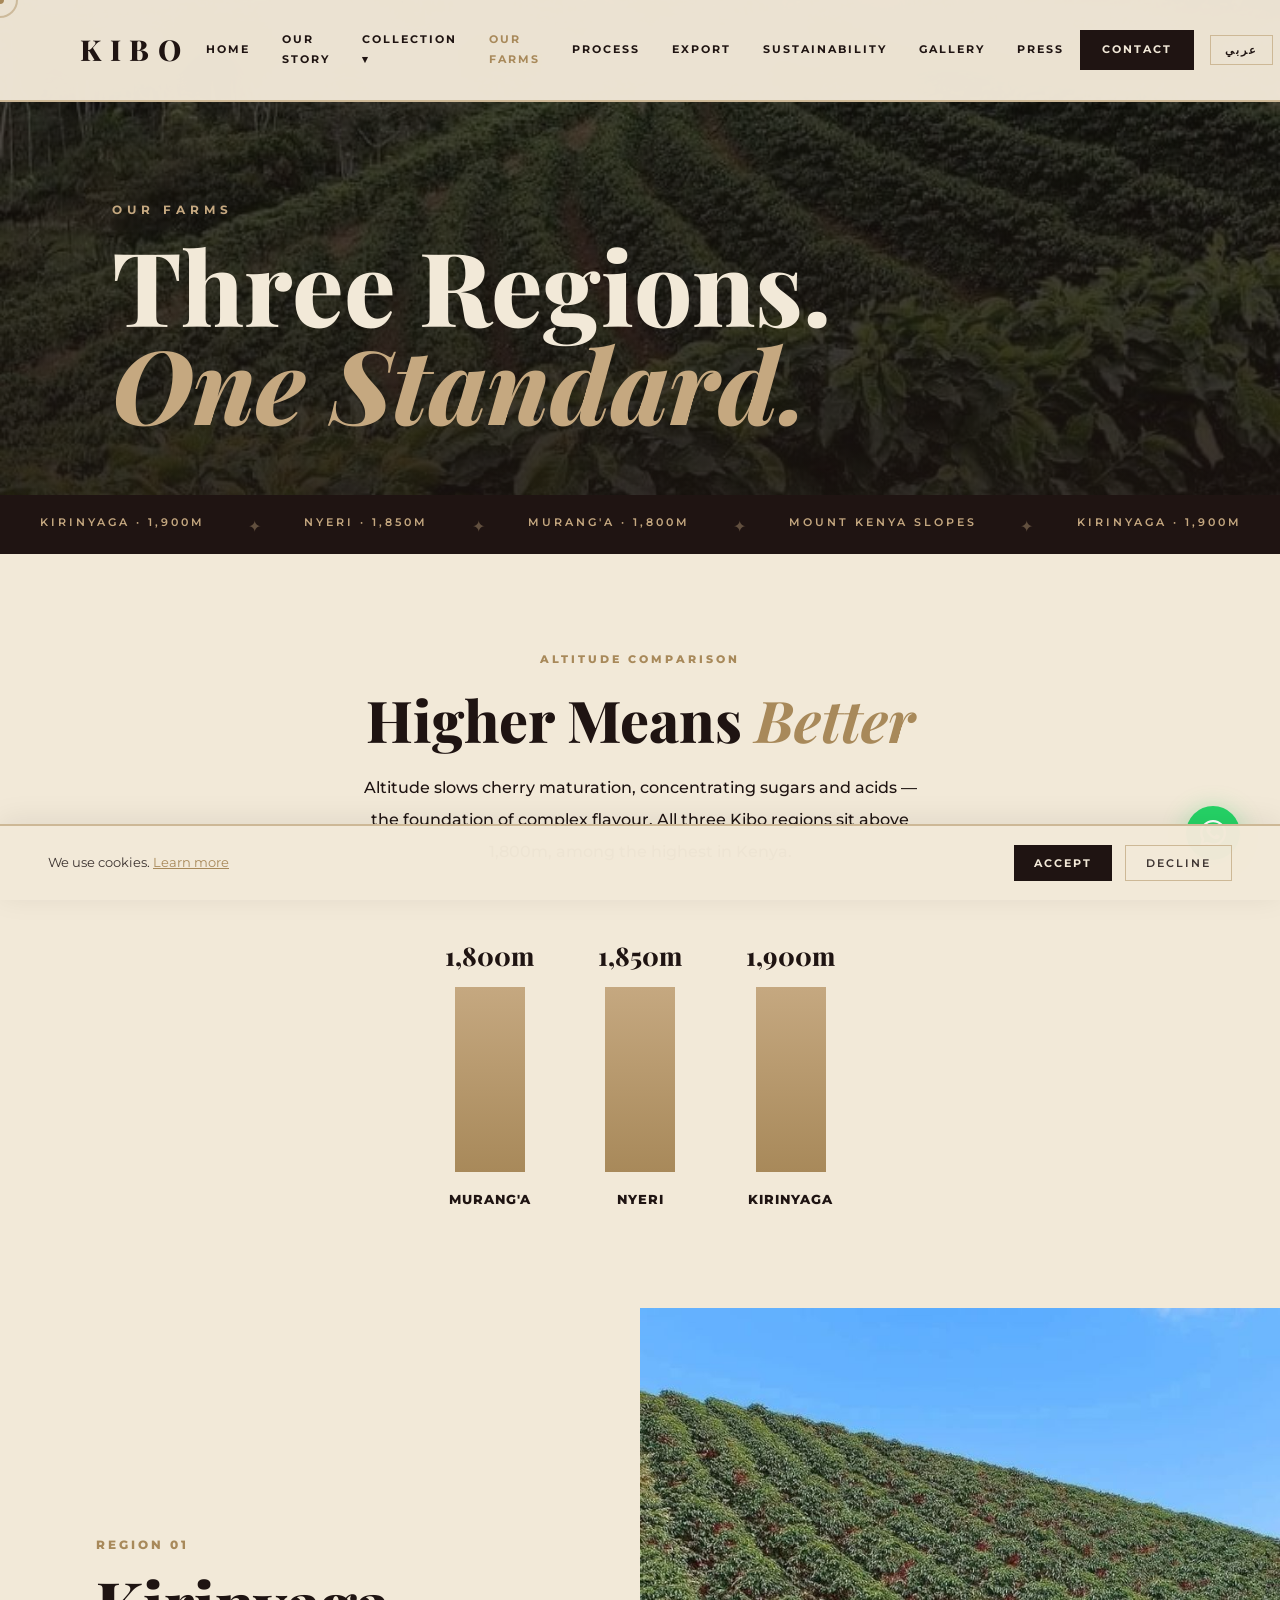
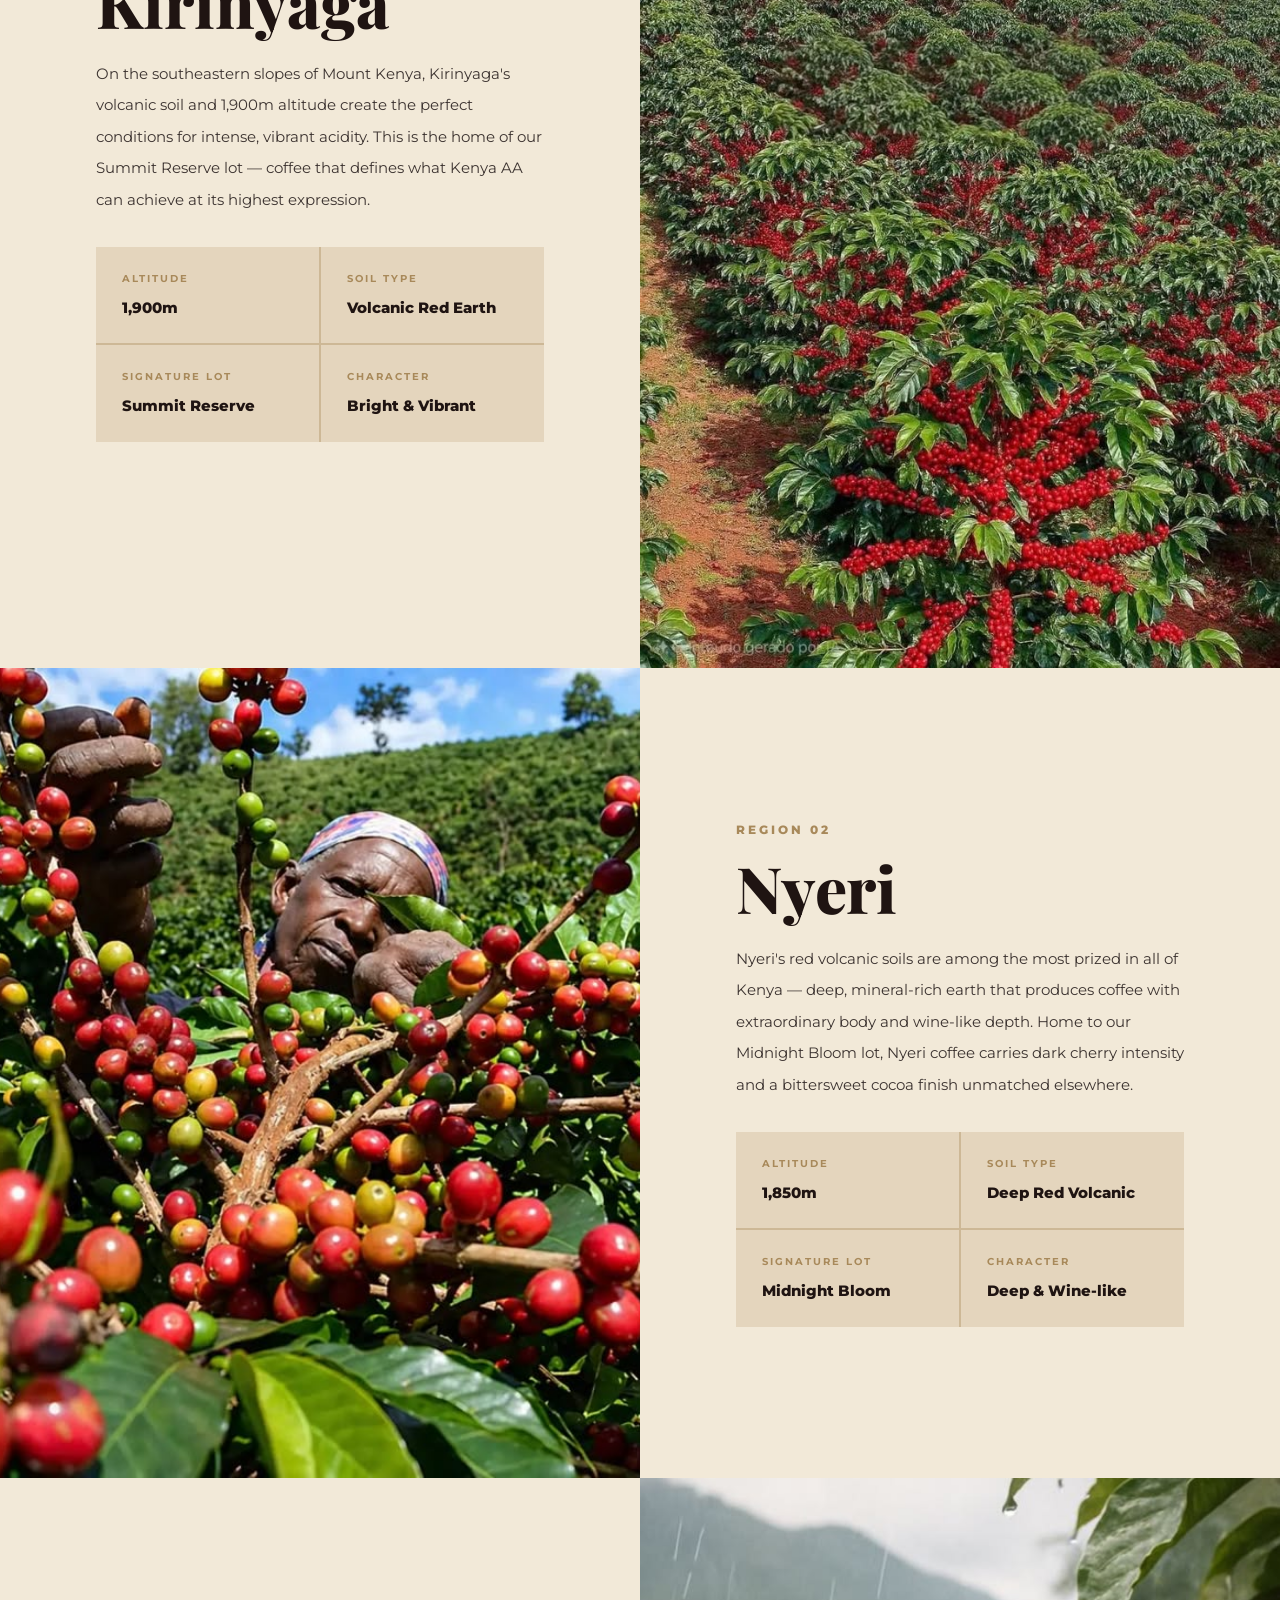
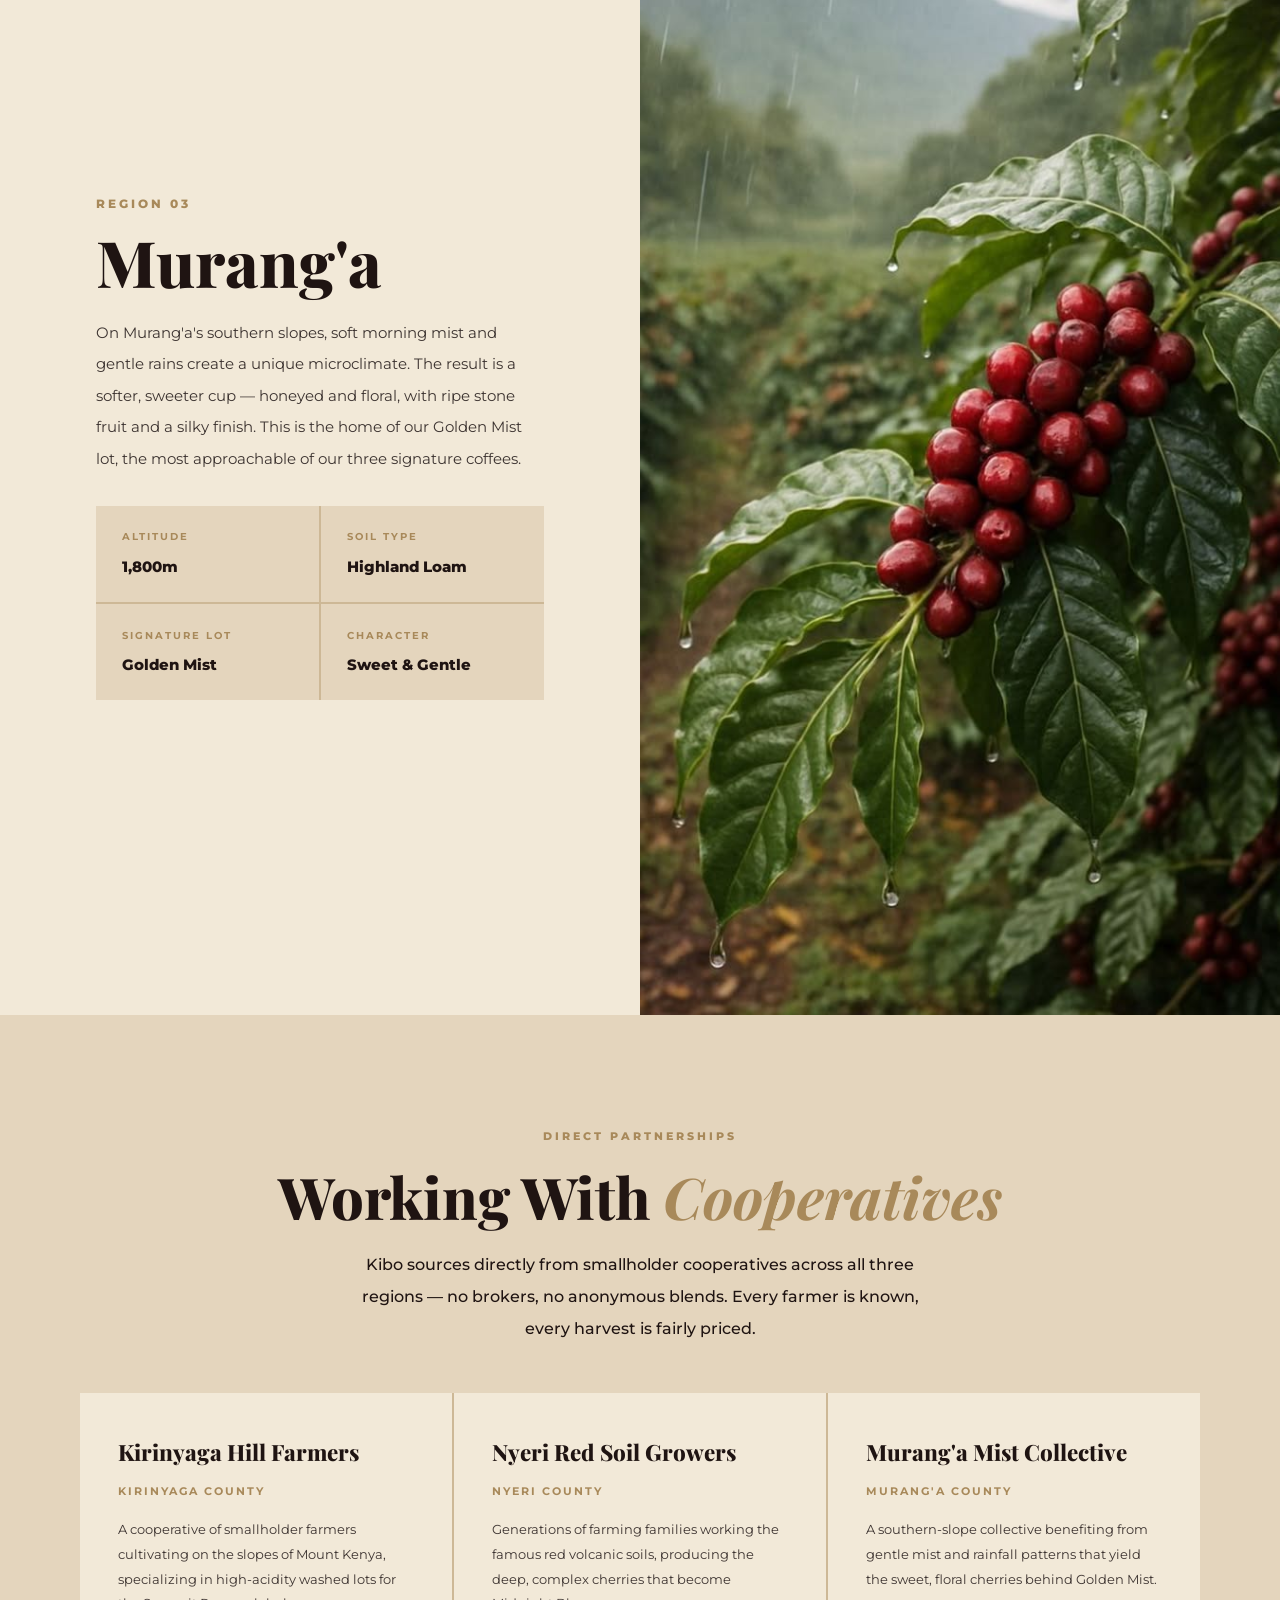
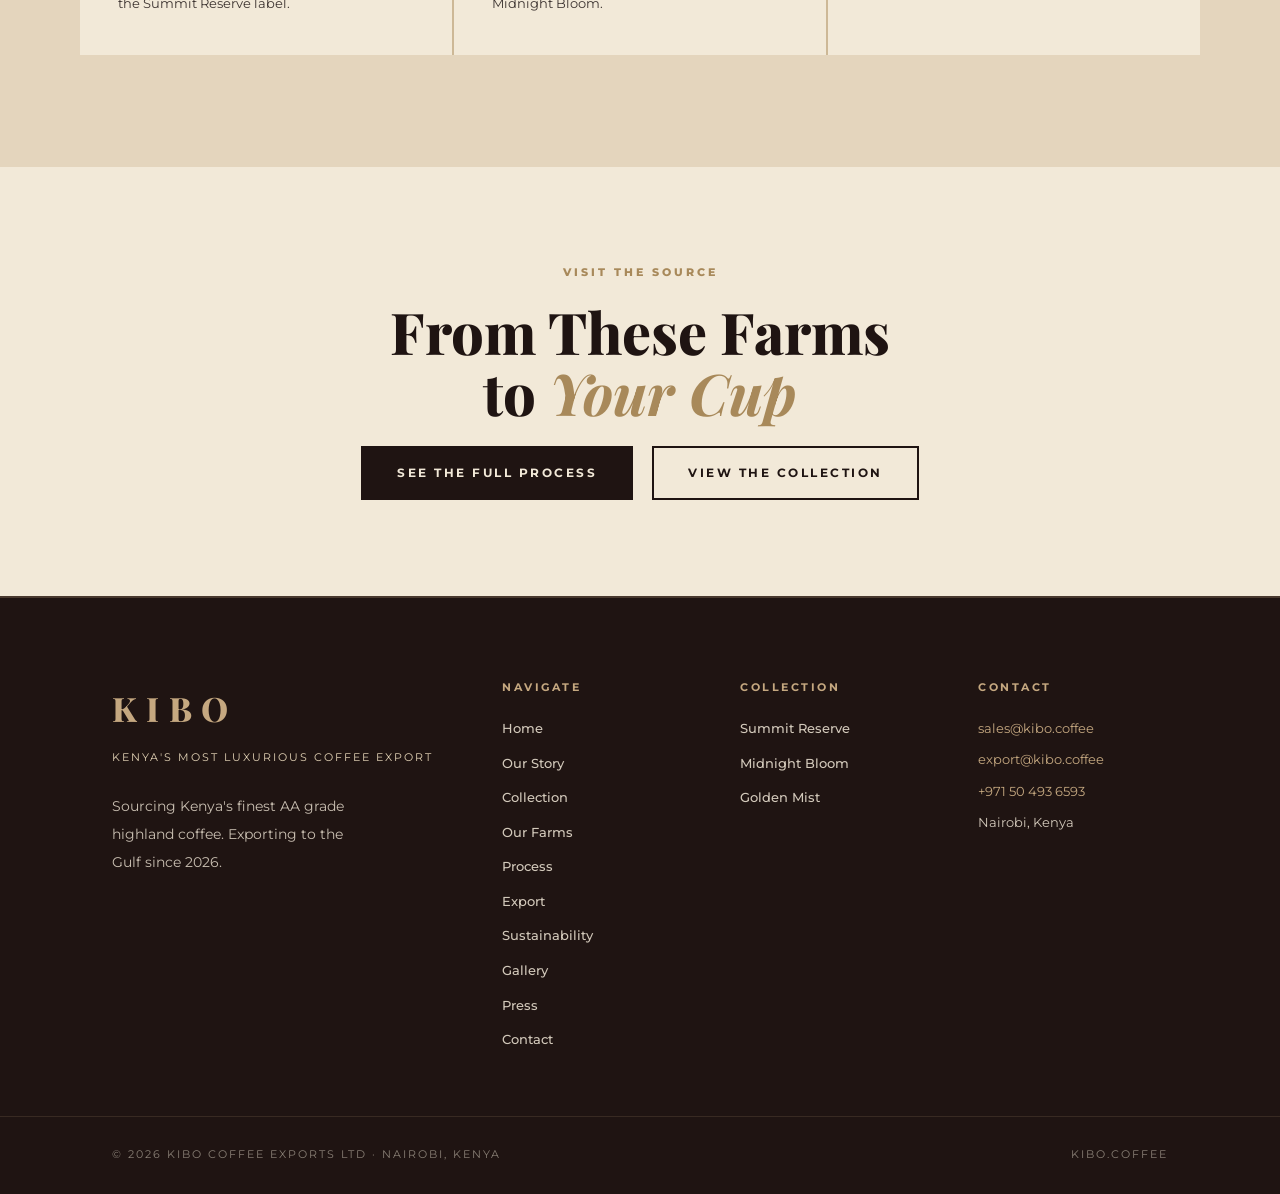
<file: farms.html>
<!DOCTYPE html>
<html lang="en">
<head>
<meta charset="UTF-8"><meta name="viewport" content="width=device-width,initial-scale=1">
<title>Our Farms — Kibo Coffee</title>
<link href="https://fonts.googleapis.com/css2?family=Montserrat:wght@300;400;500;600;700&family=Playfair+Display:ital,wght@0,400;0,500;0,600;0,700;0,800;1,400;1,500&display=swap" rel="stylesheet">
<link rel="stylesheet" href="shared.css">
<style>
.page-hero{position:relative;height:55vh;min-height:420px;display:flex;align-items:flex-end;padding:0 7rem 4rem;overflow:hidden}
.page-hero img{position:absolute;inset:0;width:100%;height:100%;object-fit:cover;filter:brightness(.45) saturate(.9)}
.page-hero-ov{position:absolute;inset:0;background:linear-gradient(180deg,rgba(31,20,18,.35),rgba(31,20,18,.7))}
.ph-c{position:relative;z-index:2}
.ph-eye{font-size:12px;letter-spacing:5px;text-transform:uppercase;color:var(--gold);margin-bottom:1rem;display:block;font-weight:700}
.ph-title{font-family:var(--font-display);font-size:clamp(3.2rem,8vw,7.5rem);font-weight:800;color:var(--silk);line-height:.95}
.ph-title em{font-style:italic;color:var(--gold)}

/* ALTITUDE CHART */
.alt-section{padding:6rem 7rem;text-align:center;background:var(--silk)}
.alt-bars{max-width:800px;margin:4rem auto 0;display:flex;align-items:flex-end;justify-content:center;gap:4rem;height:280px}
.alt-col{display:flex;flex-direction:column;align-items:center;justify-content:flex-end;height:100%}
.alt-val{font-family:var(--font-display);font-size:1.6rem;font-weight:800;color:var(--espresso);margin-bottom:.6rem}
.alt-bar-fill{width:70px;background:linear-gradient(to top,var(--gold-dark),var(--gold));height:0;transition:height 1.6s var(--transition)}
.alt-bar-fill.on{height:var(--h)}
.alt-name{font-size:13px;font-weight:800;color:var(--espresso);margin-top:1rem;text-transform:uppercase;letter-spacing:1px}

/* REGION DETAIL */
.region{display:grid;grid-template-columns:1fr 1fr;min-height:90vh}
.region:nth-child(even) .r-img{order:2}
.r-img{position:relative;overflow:hidden}
.r-img img{width:100%;height:100%;object-fit:cover;min-height:500px;transition:transform 14s ease}
.r-img:hover img{transform:scale(1.06)}
.r-body{padding:6rem 6rem;display:flex;flex-direction:column;justify-content:center;background:var(--silk)}
.r-label{font-size:12px;letter-spacing:3px;text-transform:uppercase;color:var(--gold-dark);margin-bottom:1rem;font-weight:800}
.r-name{font-family:var(--font-display);font-size:clamp(2.8rem,5vw,5.2rem);font-weight:800;color:var(--espresso);line-height:1;margin-bottom:1.4rem}
.r-desc{font-size:15px;line-height:2.1;color:var(--charcoal);margin-bottom:2rem}
.r-facts{display:grid;grid-template-columns:repeat(2,1fr);gap:2px;background:var(--linen-dark)}
.r-fact{background:var(--linen);padding:1.4rem 1.6rem}
.r-fact-label{font-size:10px;letter-spacing:2px;text-transform:uppercase;color:var(--gold-dark);margin-bottom:.4rem;font-weight:700}
.r-fact-val{font-size:15px;font-weight:800;color:var(--espresso)}

/* COOPERATIVES */
.coop-section{background:var(--linen);padding:7rem 5rem}
.coop-grid{display:grid;grid-template-columns:repeat(3,1fr);gap:2px;background:var(--linen-dark);margin-top:3rem}
.coop-card{background:var(--silk);padding:2.4rem;transition:background .3s}
.coop-card:hover{background:var(--gold-light)}
.coop-title{font-family:var(--font-display);font-size:1.4rem;font-weight:800;color:var(--espresso);margin-bottom:.6rem}
.coop-region{font-size:11px;letter-spacing:2px;text-transform:uppercase;color:var(--gold-dark);margin-bottom:1rem;font-weight:700}
.coop-text{font-size:13px;color:var(--charcoal);line-height:1.9}

@media(max-width:900px){
  .page-hero{padding:0 2rem 3rem}
  .alt-section{padding:4rem 1.5rem}
  .alt-bars{gap:1.5rem;height:220px}
  .alt-bar-fill{width:50px}
  .region{grid-template-columns:1fr;min-height:auto}
  .region:nth-child(even) .r-img{order:0}
  .r-img img{min-height:60vw}
  .r-body{padding:3.5rem 1.8rem}
  .coop-section{padding:4rem 1.5rem}
  .coop-grid{grid-template-columns:1fr}
}
</style>
<script src="https://identity.netlify.com/v1/netlify-identity-widget.js"></script>
</head>
<body>
<div class="page-transition in"></div><div id="progress"></div><div id="cur"></div><div id="cur-ring"></div>
<nav id="mainnav">
  <a href="index.html" class="nav-logo">KIBO</a>
  <ul class="nav-links">
    <li class="nav-item"><a href="index.html">Home</a></li>
    <li class="nav-item"><a href="about.html">Our Story</a></li>
    <li class="nav-item"><a href="catalogue.html">Collection ▾</a><div class="nav-dropdown"><a href="catalogue.html#summit">Summit Reserve</a><a href="catalogue.html#midnight">Midnight Bloom</a><a href="catalogue.html#golden">Golden Mist</a></div></li>
    <li class="nav-item active"><a href="farms.html">Our Farms</a></li>
    <li class="nav-item"><a href="process.html">Process</a></li>
    <li class="nav-item"><a href="export.html">Export</a></li>
    <li class="nav-item"><a href="sustainability.html">Sustainability</a></li>
    <li class="nav-item"><a href="gallery.html">Gallery</a></li><li class="nav-item"><a href="press.html">Press</a></li>
  </ul>
  <div class="nav-right"><a href="contact.html" class="nav-cta">Contact</a><button class="lang-btn" id="lang-btn" style="background:none;border:1.5px solid var(--linen-dark);color:var(--espresso);font-size:11px;letter-spacing:2px;text-transform:uppercase;padding:7px 14px;cursor:pointer;font-family:var(--font-body);font-weight:700;transition:all .3s;margin-right:.5rem" onmouseover="this.style.borderColor='var(--gold-dark)'" onmouseout="this.style.borderColor='var(--linen-dark)'">عربي</button><button class="nav-hamburger" id="nav-hbg"><span></span><span></span><span></span></button></div>
</nav>
<div class="mobile-menu" id="mob-menu">
  <a href="index.html">Home</a><a href="about.html">Our Story</a><a href="catalogue.html">Collection</a>
  <a href="farms.html">Our Farms</a><a href="process.html">Process</a><a href="export.html">Export</a>
  <a href="sustainability.html">Sustainability</a><a href="gallery.html">Gallery</a><a href="press.html">Press</a><a href="contact.html">Contact</a>
</div>

<section class="page-hero">
  <img src="new20.jpg" alt="Kenya highland green mountain coffee farm">
  <div class="page-hero-ov"></div>
  <div class="ph-c rv">
    <span class="ph-eye">Our Farms</span>
    <h1 class="ph-title">Three Regions.<br><em>One Standard.</em></h1>
  </div>
</section>

<div class="marquee-bar"><div class="marquee-track">
  <span class="marquee-item">Kirinyaga · 1,900m</span><span class="marquee-dot">✦</span><span class="marquee-item">Nyeri · 1,850m</span><span class="marquee-dot">✦</span><span class="marquee-item">Murang'a · 1,800m</span><span class="marquee-dot">✦</span><span class="marquee-item">Mount Kenya Slopes</span><span class="marquee-dot">✦</span>
  <span class="marquee-item">Kirinyaga · 1,900m</span><span class="marquee-dot">✦</span><span class="marquee-item">Nyeri · 1,850m</span><span class="marquee-dot">✦</span><span class="marquee-item">Murang'a · 1,800m</span><span class="marquee-dot">✦</span><span class="marquee-item">Mount Kenya Slopes</span><span class="marquee-dot">✦</span>
</div></div>

<section class="alt-section">
  <span class="section-eye rv">Altitude Comparison</span>
  <h2 class="section-title rv d2" style="text-align:center">Higher Means <em>Better</em></h2>
  <p class="section-body rv d3" style="margin:0 auto;text-align:center">Altitude slows cherry maturation, concentrating sugars and acids — the foundation of complex flavour. All three Kibo regions sit above 1,800m, among the highest in Kenya.</p>
  <div class="alt-bars rv d4">
    <div class="alt-col"><div class="alt-val">1,800m</div><div class="alt-bar-fill" style="--h:80%"></div><div class="alt-name">Murang'a</div></div>
    <div class="alt-col"><div class="alt-val">1,850m</div><div class="alt-bar-fill" style="--h:90%"></div><div class="alt-name">Nyeri</div></div>
    <div class="alt-col"><div class="alt-val">1,900m</div><div class="alt-bar-fill" style="--h:100%"></div><div class="alt-name">Kirinyaga</div></div>
  </div>
</section>

<!-- KIRINYAGA -->
<div class="region">
  <div class="r-img rv-l"><img src="new3.jpg" alt="Kirinyaga hillside coffee cherry farm aerial Kenya"></div>
  <div class="r-body">
    <p class="r-label rv">Region 01</p>
    <h2 class="r-name rv d2">Kirinyaga</h2>
    <p class="r-desc rv d3">On the southeastern slopes of Mount Kenya, Kirinyaga's volcanic soil and 1,900m altitude create the perfect conditions for intense, vibrant acidity. This is the home of our Summit Reserve lot — coffee that defines what Kenya AA can achieve at its highest expression.</p>
    <div class="r-facts rv d4">
      <div class="r-fact"><div class="r-fact-label">Altitude</div><div class="r-fact-val">1,900m</div></div>
      <div class="r-fact"><div class="r-fact-label">Soil Type</div><div class="r-fact-val">Volcanic Red Earth</div></div>
      <div class="r-fact"><div class="r-fact-label">Signature Lot</div><div class="r-fact-val">Summit Reserve</div></div>
      <div class="r-fact"><div class="r-fact-label">Character</div><div class="r-fact-val">Bright & Vibrant</div></div>
    </div>
  </div>
</div>

<!-- NYERI -->
<div class="region">
  <div class="r-img rv-r"><img src="new8.jpg" alt="Nyeri Kenya Waihiga coffee estate specialty"></div>
  <div class="r-body">
    <p class="r-label rv">Region 02</p>
    <h2 class="r-name rv d2">Nyeri</h2>
    <p class="r-desc rv d3">Nyeri's red volcanic soils are among the most prized in all of Kenya — deep, mineral-rich earth that produces coffee with extraordinary body and wine-like depth. Home to our Midnight Bloom lot, Nyeri coffee carries dark cherry intensity and a bittersweet cocoa finish unmatched elsewhere.</p>
    <div class="r-facts rv d4">
      <div class="r-fact"><div class="r-fact-label">Altitude</div><div class="r-fact-val">1,850m</div></div>
      <div class="r-fact"><div class="r-fact-label">Soil Type</div><div class="r-fact-val">Deep Red Volcanic</div></div>
      <div class="r-fact"><div class="r-fact-label">Signature Lot</div><div class="r-fact-val">Midnight Bloom</div></div>
      <div class="r-fact"><div class="r-fact-label">Character</div><div class="r-fact-val">Deep & Wine-like</div></div>
    </div>
  </div>
</div>

<!-- MURANG'A -->
<div class="region">
  <div class="r-img rv-l"><img src="new10.jpg" alt="Muranga misty mountain coffee cherries rain Kenya"></div>
  <div class="r-body">
    <p class="r-label rv">Region 03</p>
    <h2 class="r-name rv d2">Murang'a</h2>
    <p class="r-desc rv d3">On Murang'a's southern slopes, soft morning mist and gentle rains create a unique microclimate. The result is a softer, sweeter cup — honeyed and floral, with ripe stone fruit and a silky finish. This is the home of our Golden Mist lot, the most approachable of our three signature coffees.</p>
    <div class="r-facts rv d4">
      <div class="r-fact"><div class="r-fact-label">Altitude</div><div class="r-fact-val">1,800m</div></div>
      <div class="r-fact"><div class="r-fact-label">Soil Type</div><div class="r-fact-val">Highland Loam</div></div>
      <div class="r-fact"><div class="r-fact-label">Signature Lot</div><div class="r-fact-val">Golden Mist</div></div>
      <div class="r-fact"><div class="r-fact-label">Character</div><div class="r-fact-val">Sweet & Gentle</div></div>
    </div>
  </div>
</div>

<!-- COOPERATIVES -->
<section class="coop-section">
  <div style="text-align:center;max-width:760px;margin:0 auto" class="rv">
    <span class="section-eye">Direct Partnerships</span>
    <h2 class="section-title">Working With <em>Cooperatives</em></h2>
    <p class="section-body" style="margin:0 auto">Kibo sources directly from smallholder cooperatives across all three regions — no brokers, no anonymous blends. Every farmer is known, every harvest is fairly priced.</p>
  </div>
  <div class="coop-grid">
    <div class="coop-card rv">
      <div class="coop-title">Kirinyaga Hill Farmers</div>
      <div class="coop-region">Kirinyaga County</div>
      <div class="coop-text">A cooperative of smallholder farmers cultivating on the slopes of Mount Kenya, specializing in high-acidity washed lots for the Summit Reserve label.</div>
    </div>
    <div class="coop-card rv d2">
      <div class="coop-title">Nyeri Red Soil Growers</div>
      <div class="coop-region">Nyeri County</div>
      <div class="coop-text">Generations of farming families working the famous red volcanic soils, producing the deep, complex cherries that become Midnight Bloom.</div>
    </div>
    <div class="coop-card rv d3">
      <div class="coop-title">Murang'a Mist Collective</div>
      <div class="coop-region">Murang'a County</div>
      <div class="coop-text">A southern-slope collective benefiting from gentle mist and rainfall patterns that yield the sweet, floral cherries behind Golden Mist.</div>
    </div>
  </div>
</section>

<div style="padding:6rem 7rem;text-align:center;background:var(--silk)">
  <span class="section-eye rv">Visit the Source</span>
  <h2 class="section-title rv d2" style="text-align:center">From These Farms<br>to <em>Your Cup</em></h2>
  <div style="display:flex;gap:1.2rem;justify-content:center;flex-wrap:wrap;margin-top:1.5rem" class="rv d3">
    <a href="process.html" class="btn-primary">See the Full Process</a>
    <a href="catalogue.html" class="btn-outline">View the Collection</a>
  </div>
</div>

<footer class="site-footer"><div class="footer-grid"><div class="footer-brand"><div class="f-logo">KIBO</div><div class="f-tag">Kenya's Most Luxurious Coffee Export</div><p>Sourcing Kenya's finest AA grade highland coffee. Exporting to the Gulf since 2026.</p></div><div class="footer-col"><h4>Navigate</h4><nav><a href="index.html">Home</a><a href="about.html">Our Story</a><a href="catalogue.html">Collection</a><a href="farms.html">Our Farms</a><a href="process.html">Process</a><a href="export.html">Export</a><a href="sustainability.html">Sustainability</a><a href="gallery.html">Gallery</a><a href="press.html">Press</a><a href="contact.html">Contact</a></nav></div><div class="footer-col"><h4>Collection</h4><nav><a href="catalogue.html#summit">Summit Reserve</a><a href="catalogue.html#midnight">Midnight Bloom</a><a href="catalogue.html#golden">Golden Mist</a></nav></div><div class="footer-col"><h4>Contact</h4><p><a href="mailto:sales@kibo.coffee">sales@kibo.coffee</a></p><p><a href="mailto:export@kibo.coffee">export@kibo.coffee</a></p><p><a href="https://wa.me/971504936593">+971 50 493 6593</a></p><p>Nairobi, Kenya</p></div></div><div class="footer-bottom"><span class="footer-copy">© 2026 Kibo Coffee Exports Ltd · Nairobi, Kenya</span><span class="footer-copy">kibo.coffee</span></div></footer>
<a href="https://wa.me/971504936593" class="float-wa" target="_blank"><svg viewBox="0 0 24 24"><path d="M17.472 14.382c-.297-.149-1.758-.867-2.03-.967-.273-.099-.471-.148-.67.15-.197.297-.767.966-.94 1.164-.173.199-.347.223-.644.075-.297-.15-1.255-.463-2.39-1.475-.883-.788-1.48-1.761-1.653-2.059-.173-.297-.018-.458.13-.606.134-.133.298-.347.446-.52.149-.174.198-.298.298-.497.099-.198.05-.371-.025-.52-.075-.149-.669-1.612-.916-2.207-.242-.579-.487-.5-.669-.51-.173-.008-.371-.01-.57-.01-.198 0-.52.074-.792.372-.272.297-1.04 1.016-1.04 2.479 0 1.462 1.065 2.875 1.213 3.074.149.198 2.096 3.2 5.077 4.487.709.306 1.262.489 1.694.625.712.227 1.36.195 1.871.118.571-.085 1.758-.719 2.006-1.413.248-.694.248-1.289.173-1.413-.074-.124-.272-.198-.57-.347m-5.421 7.403h-.004a9.87 9.87 0 01-5.031-1.378l-.361-.214-3.741.982.998-3.648-.235-.374a9.86 9.86 0 01-1.51-5.26c.001-5.45 4.436-9.884 9.888-9.884 2.64 0 5.122 1.03 6.988 2.898a9.825 9.825 0 012.893 6.994c-.003 5.45-4.437 9.884-9.885 9.884m8.413-18.297A11.815 11.815 0 0012.05 0C5.495 0 .16 5.335.157 11.892c0 2.096.547 4.142 1.588 5.945L.057 24l6.305-1.654a11.882 11.882 0 005.683 1.448h.005c6.554 0 11.89-5.335 11.893-11.893a11.821 11.821 0 00-3.48-8.413z"/></svg></a>
<div id="back-top">↑</div>
<div id="cookie"><p>We use cookies. <a href="#">Learn more</a></p><div class="cookie-btns"><button class="cookie-accept" id="cookie-accept">Accept</button><button class="cookie-decline" id="cookie-decline">Decline</button></div></div>
<script src="shared.js"></script>
</body></html>
</file>
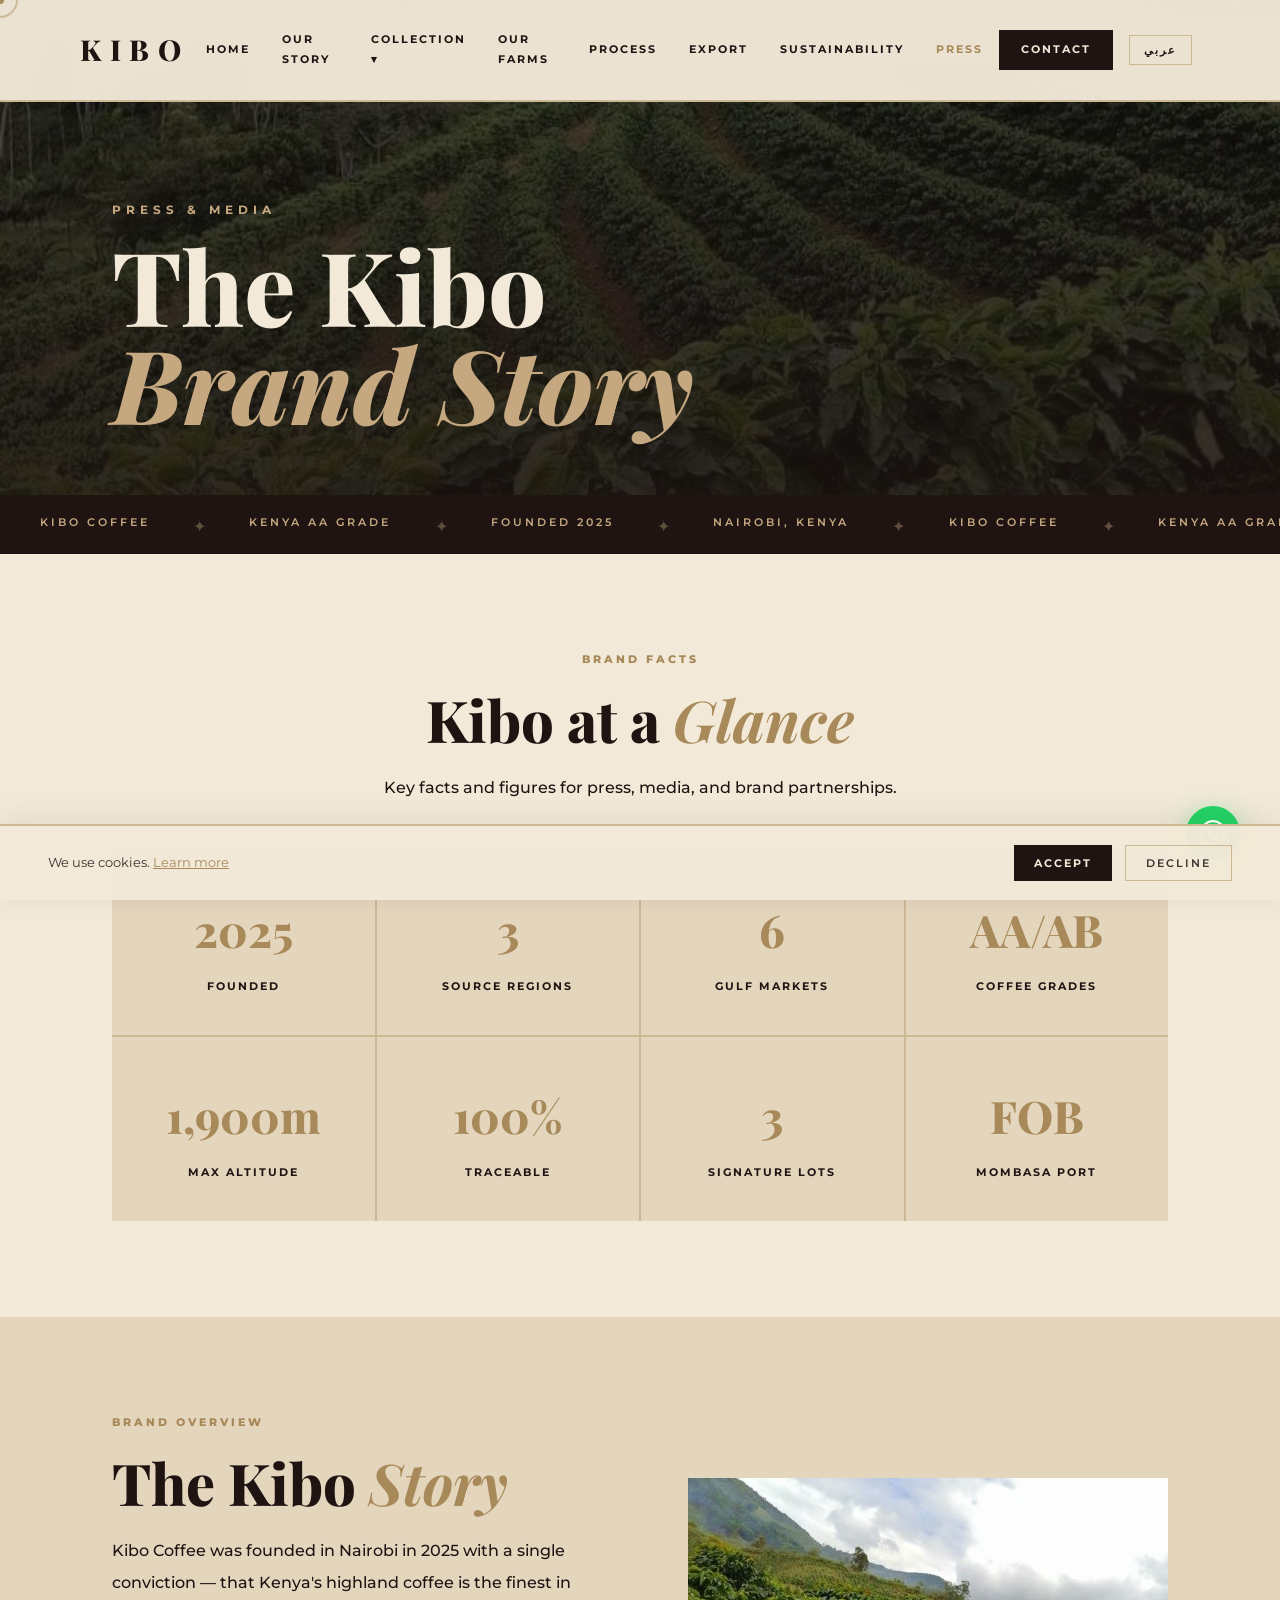
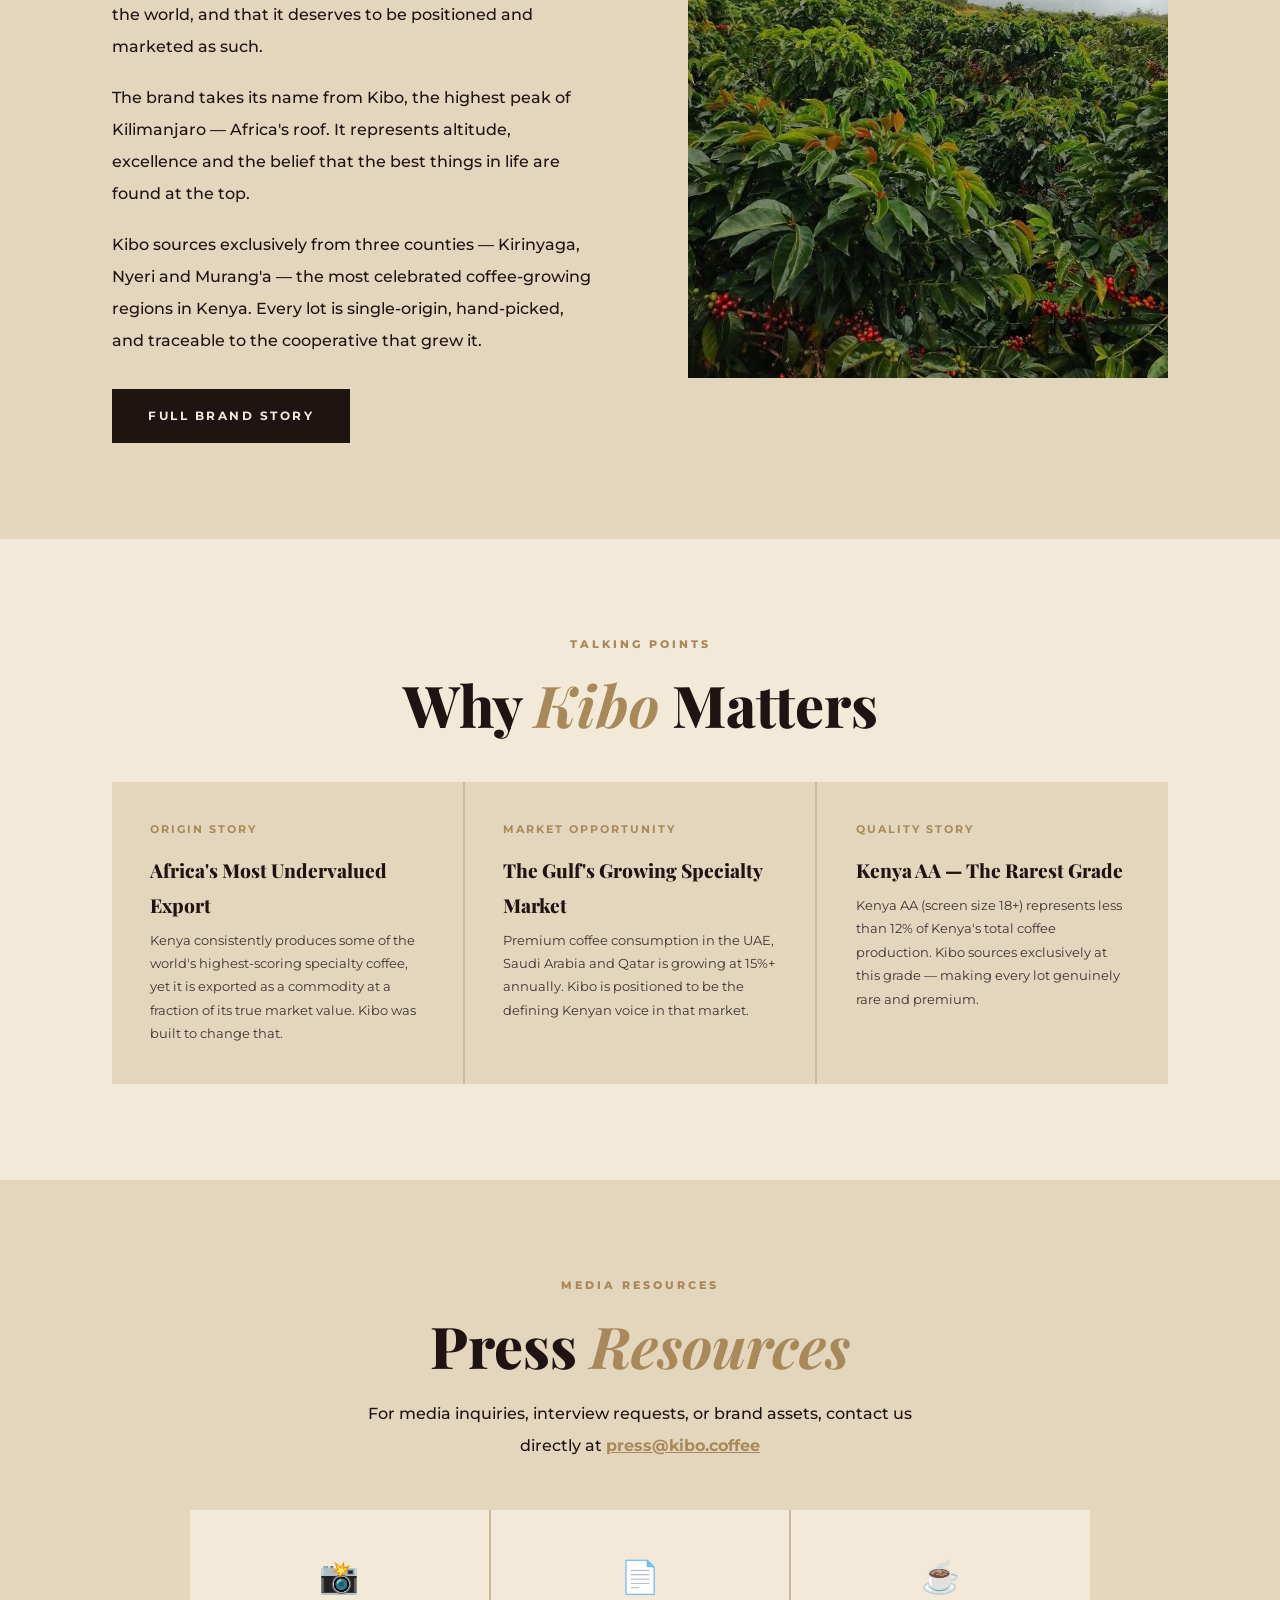
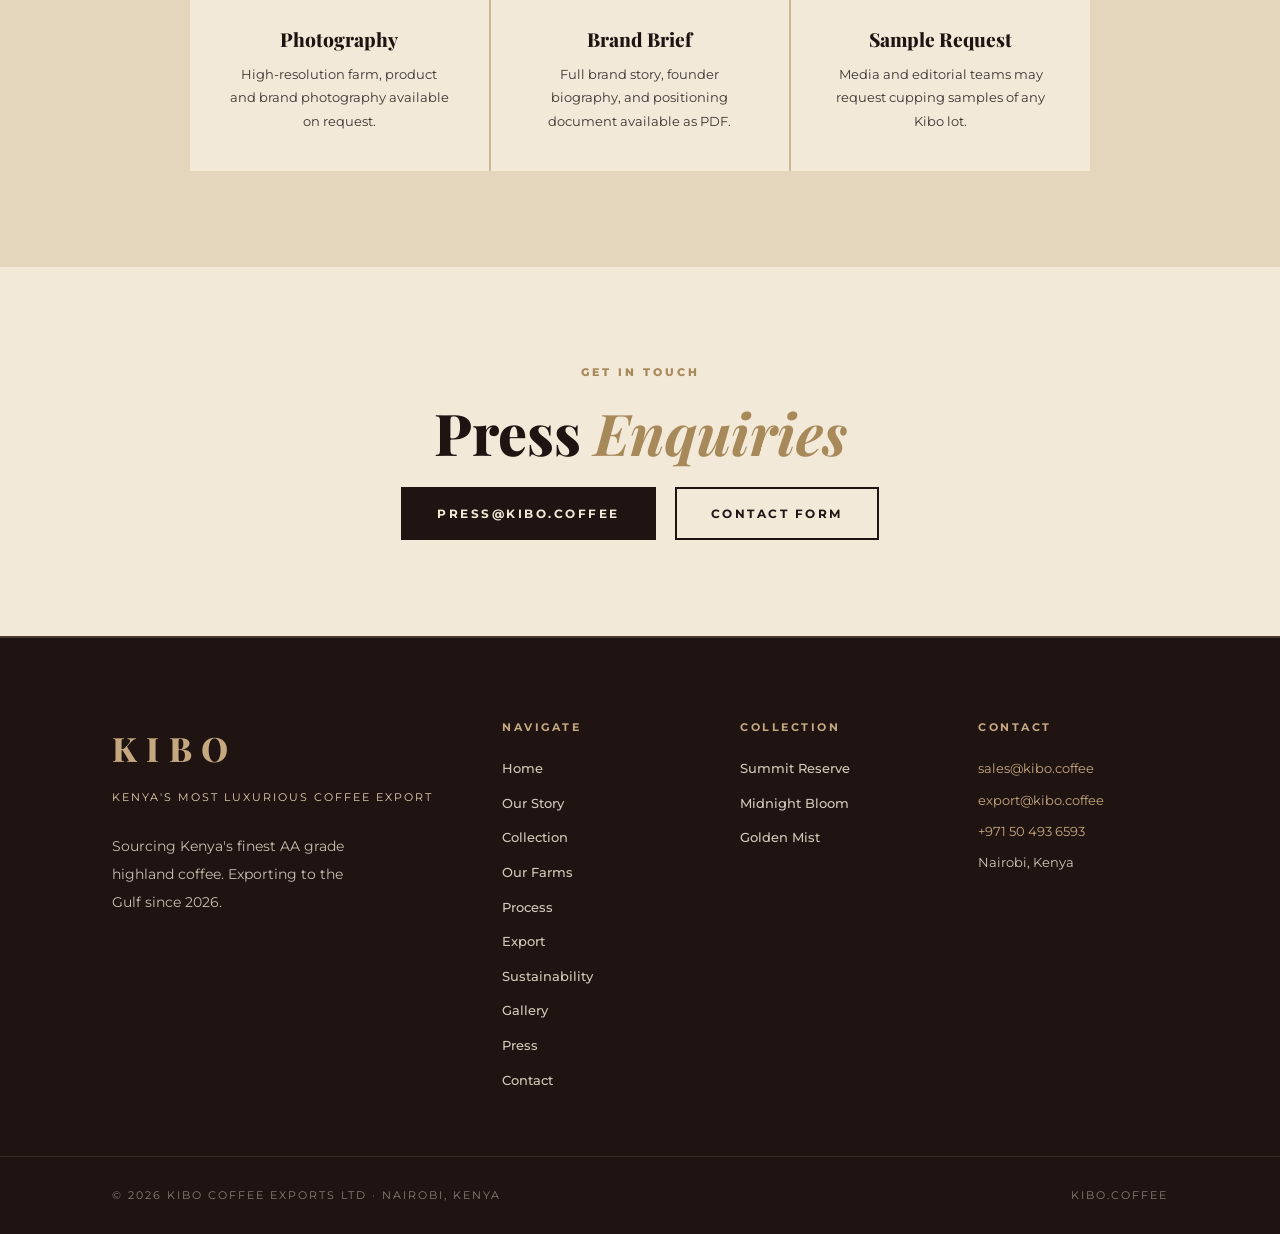
<file: press.html>
<!DOCTYPE html>
<html lang="en">
<head>
<meta charset="UTF-8"><meta name="viewport" content="width=device-width,initial-scale=1">
<title>Press — Kibo Coffee</title>
<link href="https://fonts.googleapis.com/css2?family=Montserrat:wght@300;400;500;600;700&family=Playfair+Display:ital,wght@0,400;0,500;0,600;0,700;0,800;1,400;1,500&display=swap" rel="stylesheet">
<link rel="stylesheet" href="shared.css">
<style>
.page-hero{position:relative;height:55vh;min-height:420px;display:flex;align-items:flex-end;padding:0 7rem 4rem;overflow:hidden}
.page-hero img{position:absolute;inset:0;width:100%;height:100%;object-fit:cover;filter:brightness(.4)}
.page-hero-ov{position:absolute;inset:0;background:linear-gradient(180deg,rgba(31,20,18,.3),rgba(31,20,18,.72))}
.ph-c{position:relative;z-index:2}
.ph-eye{font-size:12px;letter-spacing:5px;text-transform:uppercase;color:var(--gold);margin-bottom:1rem;display:block;font-weight:700}
.ph-title{font-family:var(--font-display);font-size:clamp(3.2rem,8vw,7.5rem);font-weight:800;color:var(--silk);line-height:.95}
.ph-title em{font-style:italic;color:var(--gold)}
.brand-facts{padding:6rem 7rem;background:var(--silk)}
.facts-grid{display:grid;grid-template-columns:repeat(4,1fr);gap:2px;background:var(--linen-dark);margin-top:3rem}
.fact-box{background:var(--linen);padding:2.4rem;text-align:center;transition:background .3s}
.fact-box:hover{background:var(--silk)}
.fact-val{font-family:var(--font-display);font-size:2.8rem;font-weight:800;color:var(--gold-dark);margin-bottom:.4rem}
.fact-label{font-size:11px;letter-spacing:2px;text-transform:uppercase;color:var(--espresso);font-weight:700}
.brand-story{display:grid;grid-template-columns:1fr 1fr;gap:6rem;padding:6rem 7rem;align-items:center;background:var(--linen)}
.brand-img img{width:100%;height:500px;object-fit:cover}
.ti-section{padding:6rem 7rem;background:var(--silk)}
.ti-grid{display:grid;grid-template-columns:repeat(3,1fr);gap:2px;background:var(--linen-dark);margin-top:3rem}
.ti-card{background:var(--linen);padding:2.4rem;transition:background .3s}
.ti-card:hover{background:var(--silk)}
.ti-title{font-family:var(--font-display);font-size:1.2rem;font-weight:800;color:var(--espresso);margin-bottom:.4rem}
.ti-label{font-size:11px;letter-spacing:2px;text-transform:uppercase;color:var(--gold-dark);margin-bottom:.8rem;font-weight:700}
.ti-desc{font-size:13px;color:var(--charcoal);line-height:1.8}
.media-kit{padding:6rem 7rem;background:var(--linen);text-align:center}
.kit-items{display:grid;grid-template-columns:repeat(3,1fr);gap:2px;background:var(--linen-dark);max-width:900px;margin:3rem auto 0}
.kit-item{background:var(--silk);padding:2.4rem;transition:background .3s;text-align:center}
.kit-item:hover{background:var(--gold-light)}
.kit-icon{font-size:2rem;margin-bottom:1rem}
.kit-name{font-family:var(--font-display);font-size:1.2rem;font-weight:800;color:var(--espresso);margin-bottom:.4rem}
.kit-desc{font-size:13px;color:var(--charcoal)}
@media(max-width:900px){
  .page-hero{padding:0 2rem 3rem}
  .brand-facts{padding:4rem 1.5rem}
  .facts-grid{grid-template-columns:1fr 1fr}
  .brand-story{grid-template-columns:1fr;gap:2.5rem;padding:4rem 1.5rem}
  .brand-img img{height:60vw}
  .ti-section{padding:4rem 1.5rem}
  .ti-grid{grid-template-columns:1fr}
  .media-kit{padding:4rem 1.5rem}
  .kit-items{grid-template-columns:1fr}
}
</style>
<script src="https://identity.netlify.com/v1/netlify-identity-widget.js"></script>
</head>
<body>
<div class="page-transition in"></div><div id="progress"></div><div id="cur"></div><div id="cur-ring"></div>
<nav id="mainnav">
  <a href="index.html" class="nav-logo">KIBO</a>
  <ul class="nav-links">
    <li class="nav-item"><a href="index.html">Home</a></li>
    <li class="nav-item"><a href="about.html">Our Story</a></li>
    <li class="nav-item"><a href="catalogue.html">Collection ▾</a><div class="nav-dropdown"><a href="catalogue.html#summit">Summit Reserve</a><a href="catalogue.html#midnight">Midnight Bloom</a><a href="catalogue.html#golden">Golden Mist</a></div></li>
    <li class="nav-item"><a href="farms.html">Our Farms</a></li>
    <li class="nav-item"><a href="process.html">Process</a></li>
    <li class="nav-item"><a href="export.html">Export</a></li>
    <li class="nav-item"><a href="sustainability.html">Sustainability</a></li>
    <li class="nav-item active"><a href="press.html">Press</a></li>
  </ul>
  <div class="nav-right"><a href="contact.html" class="nav-cta">Contact</a><button class="lang-btn" id="lang-btn" style="background:none;border:1.5px solid var(--linen-dark);color:var(--espresso);font-size:11px;letter-spacing:2px;text-transform:uppercase;padding:7px 14px;cursor:pointer;font-family:var(--font-body);font-weight:700;transition:all .3s;margin-right:.5rem" onmouseover="this.style.borderColor='var(--gold-dark)'" onmouseout="this.style.borderColor='var(--linen-dark)'">عربي</button><button class="nav-hamburger" id="nav-hbg"><span></span><span></span><span></span></button></div>
</nav>
<div class="mobile-menu" id="mob-menu">
  <a href="index.html">Home</a><a href="about.html">Our Story</a><a href="catalogue.html">Collection</a>
  <a href="farms.html">Our Farms</a><a href="process.html">Process</a><a href="export.html">Export</a>
  <a href="sustainability.html">Sustainability</a><a href="gallery.html">Gallery</a><a href="press.html">Press</a><a href="contact.html">Contact</a>
</div>
<section class="page-hero">
  <img src="new20.jpg" alt="Kenya highland coffee farm Kibo brand press">
  <div class="page-hero-ov"></div>
  <div class="ph-c rv">
    <span class="ph-eye">Press & Media</span>
    <h1 class="ph-title">The Kibo<br><em>Brand Story</em></h1>
  </div>
</section>
<div class="marquee-bar"><div class="marquee-track">
  <span class="marquee-item">Kibo Coffee</span><span class="marquee-dot">✦</span><span class="marquee-item">Kenya AA Grade</span><span class="marquee-dot">✦</span><span class="marquee-item">Founded 2025</span><span class="marquee-dot">✦</span><span class="marquee-item">Nairobi, Kenya</span><span class="marquee-dot">✦</span>
  <span class="marquee-item">Kibo Coffee</span><span class="marquee-dot">✦</span><span class="marquee-item">Kenya AA Grade</span><span class="marquee-dot">✦</span><span class="marquee-item">Founded 2025</span><span class="marquee-dot">✦</span><span class="marquee-item">Nairobi, Kenya</span><span class="marquee-dot">✦</span>
</div></div>
<section class="brand-facts">
  <div style="text-align:center;max-width:700px;margin:0 auto" class="rv">
    <span class="section-eye">Brand Facts</span>
    <h2 class="section-title">Kibo at a <em>Glance</em></h2>
    <p class="section-body" style="margin:0 auto">Key facts and figures for press, media, and brand partnerships.</p>
  </div>
  <div class="facts-grid">
    <div class="fact-box rv"><div class="fact-val">2025</div><div class="fact-label">Founded</div></div>
    <div class="fact-box rv d2"><div class="fact-val">3</div><div class="fact-label">Source Regions</div></div>
    <div class="fact-box rv d3"><div class="fact-val">6</div><div class="fact-label">Gulf Markets</div></div>
    <div class="fact-box rv d4"><div class="fact-val">AA/AB</div><div class="fact-label">Coffee Grades</div></div>
    <div class="fact-box rv"><div class="fact-val">1,900m</div><div class="fact-label">Max Altitude</div></div>
    <div class="fact-box rv d2"><div class="fact-val">100%</div><div class="fact-label">Traceable</div></div>
    <div class="fact-box rv d3"><div class="fact-val">3</div><div class="fact-label">Signature Lots</div></div>
    <div class="fact-box rv d4"><div class="fact-val">FOB</div><div class="fact-label">Mombasa Port</div></div>
  </div>
</section>
<section class="brand-story">
  <div class="rv-l">
    <span class="section-eye">Brand Overview</span>
    <h2 class="section-title">The Kibo <em>Story</em></h2>
    <p class="section-body" style="margin-bottom:1.2rem">Kibo Coffee was founded in Nairobi in 2025 with a single conviction — that Kenya's highland coffee is the finest in the world, and that it deserves to be positioned and marketed as such.</p>
    <p class="section-body" style="margin-bottom:1.2rem">The brand takes its name from Kibo, the highest peak of Kilimanjaro — Africa's roof. It represents altitude, excellence and the belief that the best things in life are found at the top.</p>
    <p class="section-body">Kibo sources exclusively from three counties — Kirinyaga, Nyeri and Murang'a — the most celebrated coffee-growing regions in Kenya. Every lot is single-origin, hand-picked, and traceable to the cooperative that grew it.</p>
    <div style="margin-top:2rem"><a href="about.html" class="btn-primary">Full Brand Story</a></div>
  </div>
  <div class="brand-img rv-r"><img src="new4.jpg" alt="Kenya coffee estate Kibo brand press"></div>
</section>
<section class="ti-section">
  <div style="text-align:center;max-width:700px;margin:0 auto" class="rv">
    <span class="section-eye">Talking Points</span>
    <h2 class="section-title">Why <em>Kibo</em> Matters</h2>
  </div>
  <div class="ti-grid">
    <div class="ti-card rv"><div class="ti-label">Origin Story</div><div class="ti-title">Africa's Most Undervalued Export</div><div class="ti-desc">Kenya consistently produces some of the world's highest-scoring specialty coffee, yet it is exported as a commodity at a fraction of its true market value. Kibo was built to change that.</div></div>
    <div class="ti-card rv d2"><div class="ti-label">Market Opportunity</div><div class="ti-title">The Gulf's Growing Specialty Market</div><div class="ti-desc">Premium coffee consumption in the UAE, Saudi Arabia and Qatar is growing at 15%+ annually. Kibo is positioned to be the defining Kenyan voice in that market.</div></div>
    <div class="ti-card rv d3"><div class="ti-label">Quality Story</div><div class="ti-title">Kenya AA — The Rarest Grade</div><div class="ti-desc">Kenya AA (screen size 18+) represents less than 12% of Kenya's total coffee production. Kibo sources exclusively at this grade — making every lot genuinely rare and premium.</div></div>
  </div>
</section>
<section class="media-kit">
  <span class="section-eye rv">Media Resources</span>
  <h2 class="section-title rv d2" style="text-align:center">Press <em>Resources</em></h2>
  <p class="section-body rv d3" style="margin:0 auto;text-align:center">For media inquiries, interview requests, or brand assets, contact us directly at <a href="mailto:press@kibo.coffee" style="color:var(--gold-dark);font-weight:700">press@kibo.coffee</a></p>
  <div class="kit-items rv d4">
    <div class="kit-item"><div class="kit-icon">📸</div><div class="kit-name">Photography</div><div class="kit-desc">High-resolution farm, product and brand photography available on request.</div></div>
    <div class="kit-item"><div class="kit-icon">📄</div><div class="kit-name">Brand Brief</div><div class="kit-desc">Full brand story, founder biography, and positioning document available as PDF.</div></div>
    <div class="kit-item"><div class="kit-icon">☕</div><div class="kit-name">Sample Request</div><div class="kit-desc">Media and editorial teams may request cupping samples of any Kibo lot.</div></div>
  </div>
</section>
<div style="padding:6rem 5rem;text-align:center;background:var(--silk)">
  <span class="section-eye rv">Get in Touch</span>
  <h2 class="section-title rv d2" style="text-align:center">Press <em>Enquiries</em></h2>
  <div style="display:flex;gap:1.2rem;justify-content:center;flex-wrap:wrap;margin-top:1.5rem" class="rv d3">
    <a href="mailto:press@kibo.coffee" class="btn-primary">press@kibo.coffee</a>
    <a href="contact.html" class="btn-outline">Contact Form</a>
  </div>
</div>
<footer class="site-footer"><div class="footer-grid"><div class="footer-brand"><div class="f-logo">KIBO</div><div class="f-tag">Kenya's Most Luxurious Coffee Export</div><p>Sourcing Kenya's finest AA grade highland coffee. Exporting to the Gulf since 2026.</p></div><div class="footer-col"><h4>Navigate</h4><nav><a href="index.html">Home</a><a href="about.html">Our Story</a><a href="catalogue.html">Collection</a><a href="farms.html">Our Farms</a><a href="process.html">Process</a><a href="export.html">Export</a><a href="sustainability.html">Sustainability</a><a href="gallery.html">Gallery</a><a href="press.html">Press</a><a href="contact.html">Contact</a></nav></div><div class="footer-col"><h4>Collection</h4><nav><a href="catalogue.html#summit">Summit Reserve</a><a href="catalogue.html#midnight">Midnight Bloom</a><a href="catalogue.html#golden">Golden Mist</a></nav></div><div class="footer-col"><h4>Contact</h4><p><a href="mailto:sales@kibo.coffee">sales@kibo.coffee</a></p><p><a href="mailto:export@kibo.coffee">export@kibo.coffee</a></p><p><a href="https://wa.me/971504936593">+971 50 493 6593</a></p><p>Nairobi, Kenya</p></div></div><div class="footer-bottom"><span class="footer-copy">© 2026 Kibo Coffee Exports Ltd · Nairobi, Kenya</span><span class="footer-copy">kibo.coffee</span></div></footer>
<a href="https://wa.me/971504936593" class="float-wa" target="_blank"><svg viewBox="0 0 24 24"><path d="M17.472 14.382c-.297-.149-1.758-.867-2.03-.967-.273-.099-.471-.148-.67.15-.197.297-.767.966-.94 1.164-.173.199-.347.223-.644.075-.297-.15-1.255-.463-2.39-1.475-.883-.788-1.48-1.761-1.653-2.059-.173-.297-.018-.458.13-.606.134-.133.298-.347.446-.52.149-.174.198-.298.298-.497.099-.198.05-.371-.025-.52-.075-.149-.669-1.612-.916-2.207-.242-.579-.487-.5-.669-.51-.173-.008-.371-.01-.57-.01-.198 0-.52.074-.792.372-.272.297-1.04 1.016-1.04 2.479 0 1.462 1.065 2.875 1.213 3.074.149.198 2.096 3.2 5.077 4.487.709.306 1.262.489 1.694.625.712.227 1.36.195 1.871.118.571-.085 1.758-.719 2.006-1.413.248-.694.248-1.289.173-1.413-.074-.124-.272-.198-.57-.347m-5.421 7.403h-.004a9.87 9.87 0 01-5.031-1.378l-.361-.214-3.741.982.998-3.648-.235-.374a9.86 9.86 0 01-1.51-5.26c.001-5.45 4.436-9.884 9.888-9.884 2.64 0 5.122 1.03 6.988 2.898a9.825 9.825 0 012.893 6.994c-.003 5.45-4.437 9.884-9.885 9.884m8.413-18.297A11.815 11.815 0 0012.05 0C5.495 0 .16 5.335.157 11.892c0 2.096.547 4.142 1.588 5.945L.057 24l6.305-1.654a11.882 11.882 0 005.683 1.448h.005c6.554 0 11.89-5.335 11.893-11.893a11.821 11.821 0 00-3.48-8.413z"/></svg></a>
<div id="back-top">↑</div>
<div id="cookie"><p>We use cookies. <a href="#">Learn more</a></p><div class="cookie-btns"><button class="cookie-accept" id="cookie-accept">Accept</button><button class="cookie-decline" id="cookie-decline">Decline</button></div></div>
<script src="shared.js"></script>
</body></html>
</file>
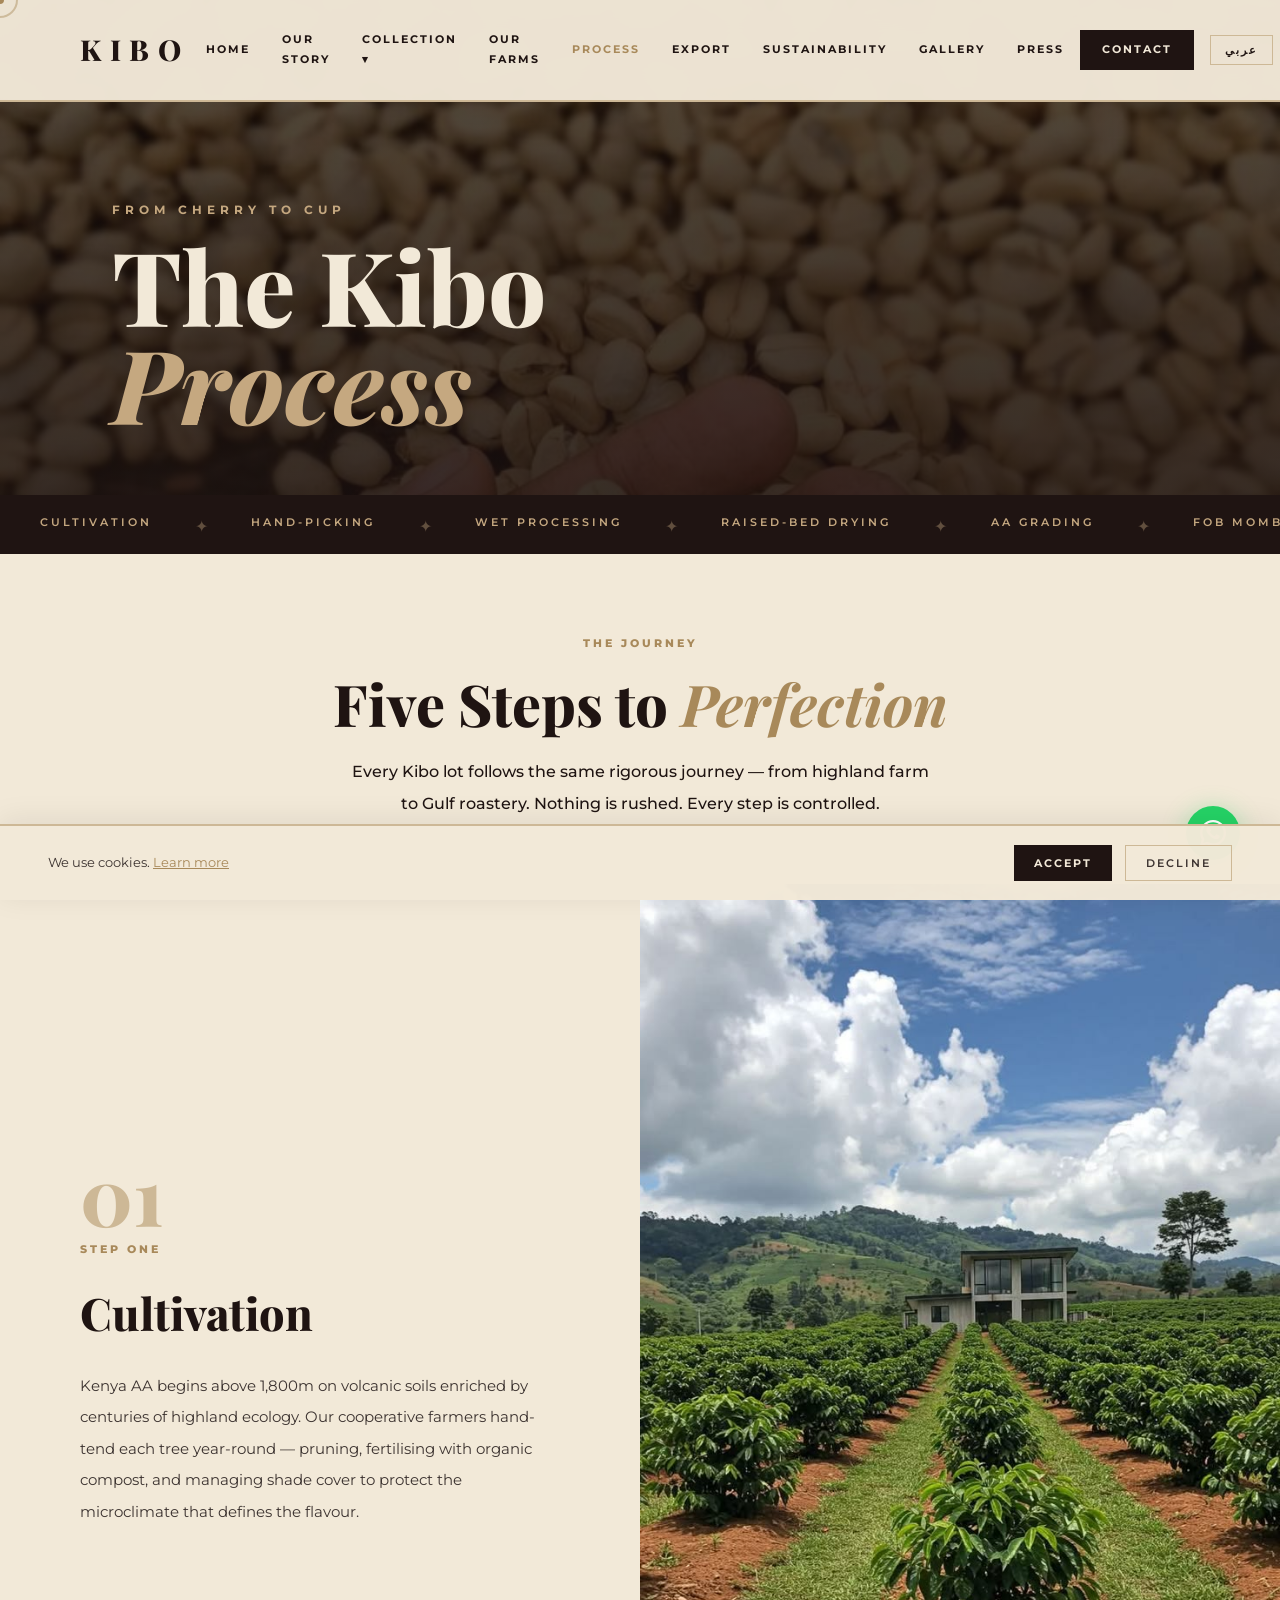
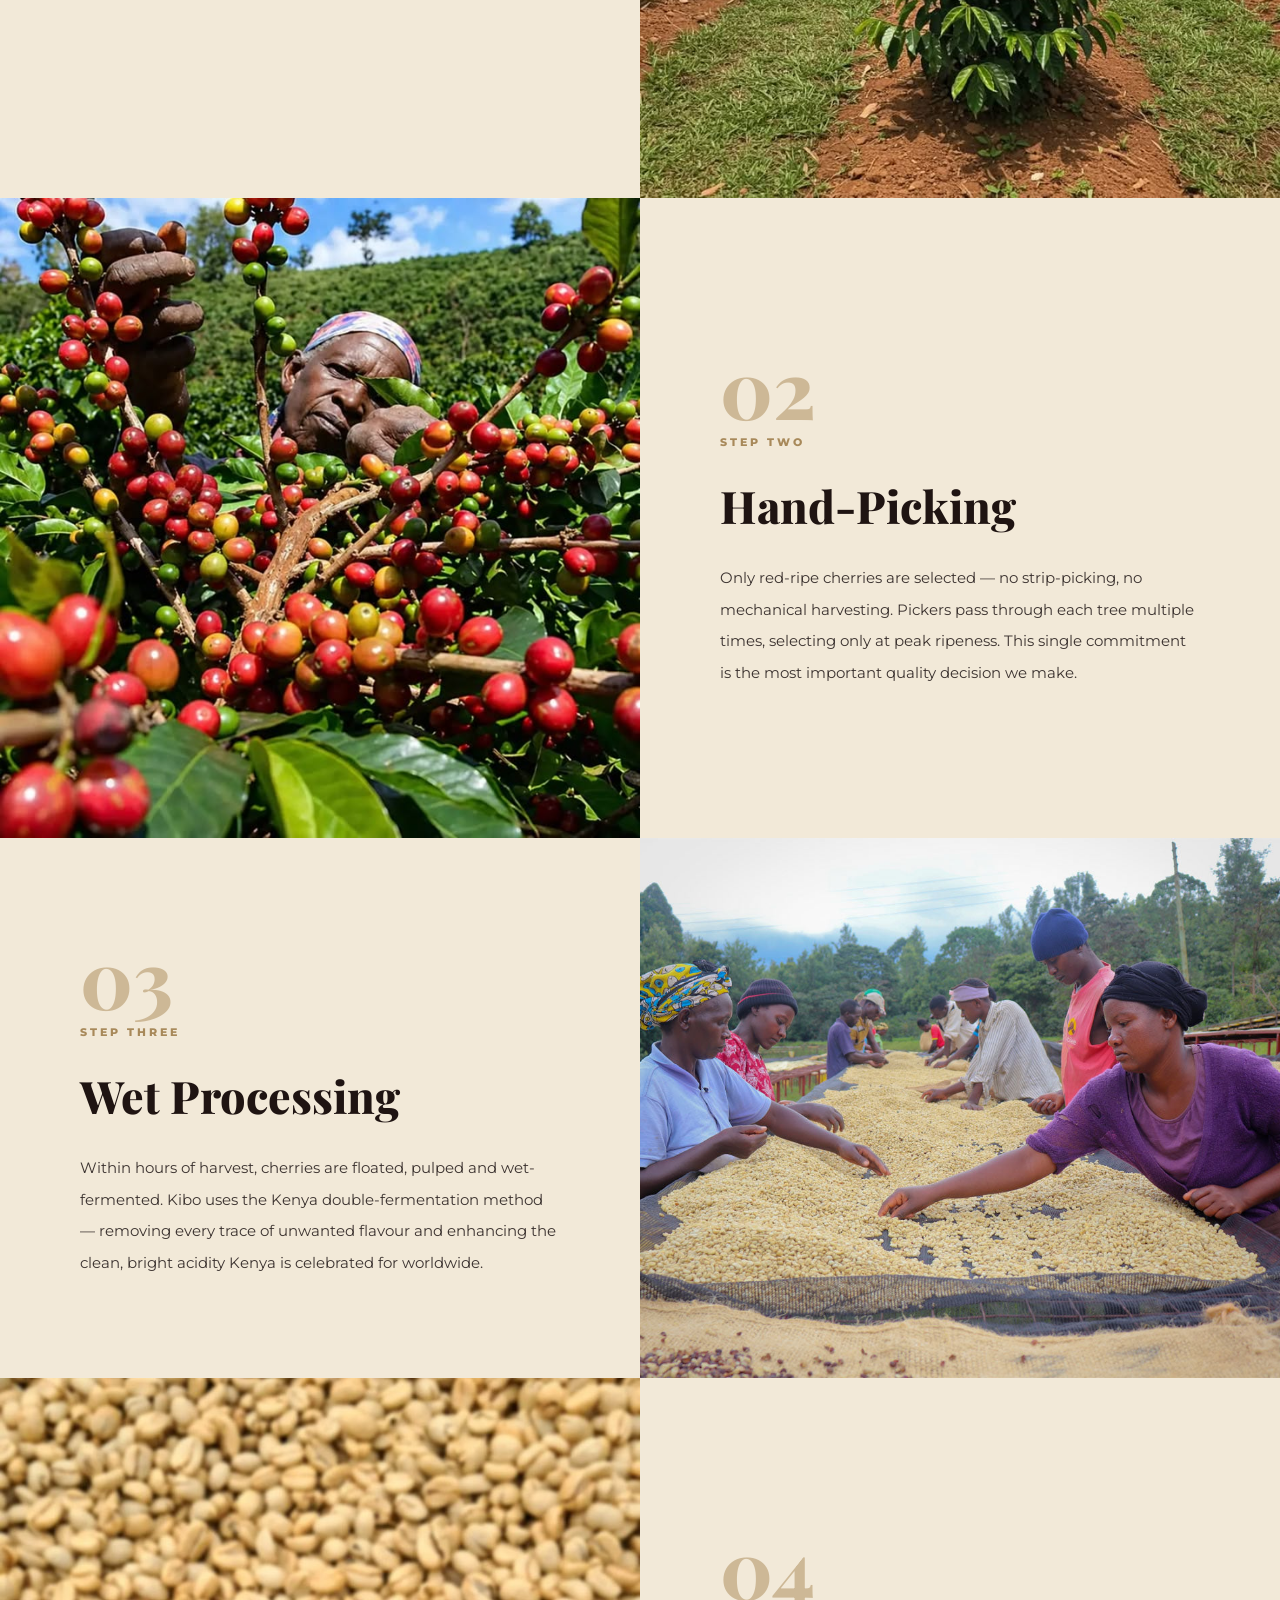
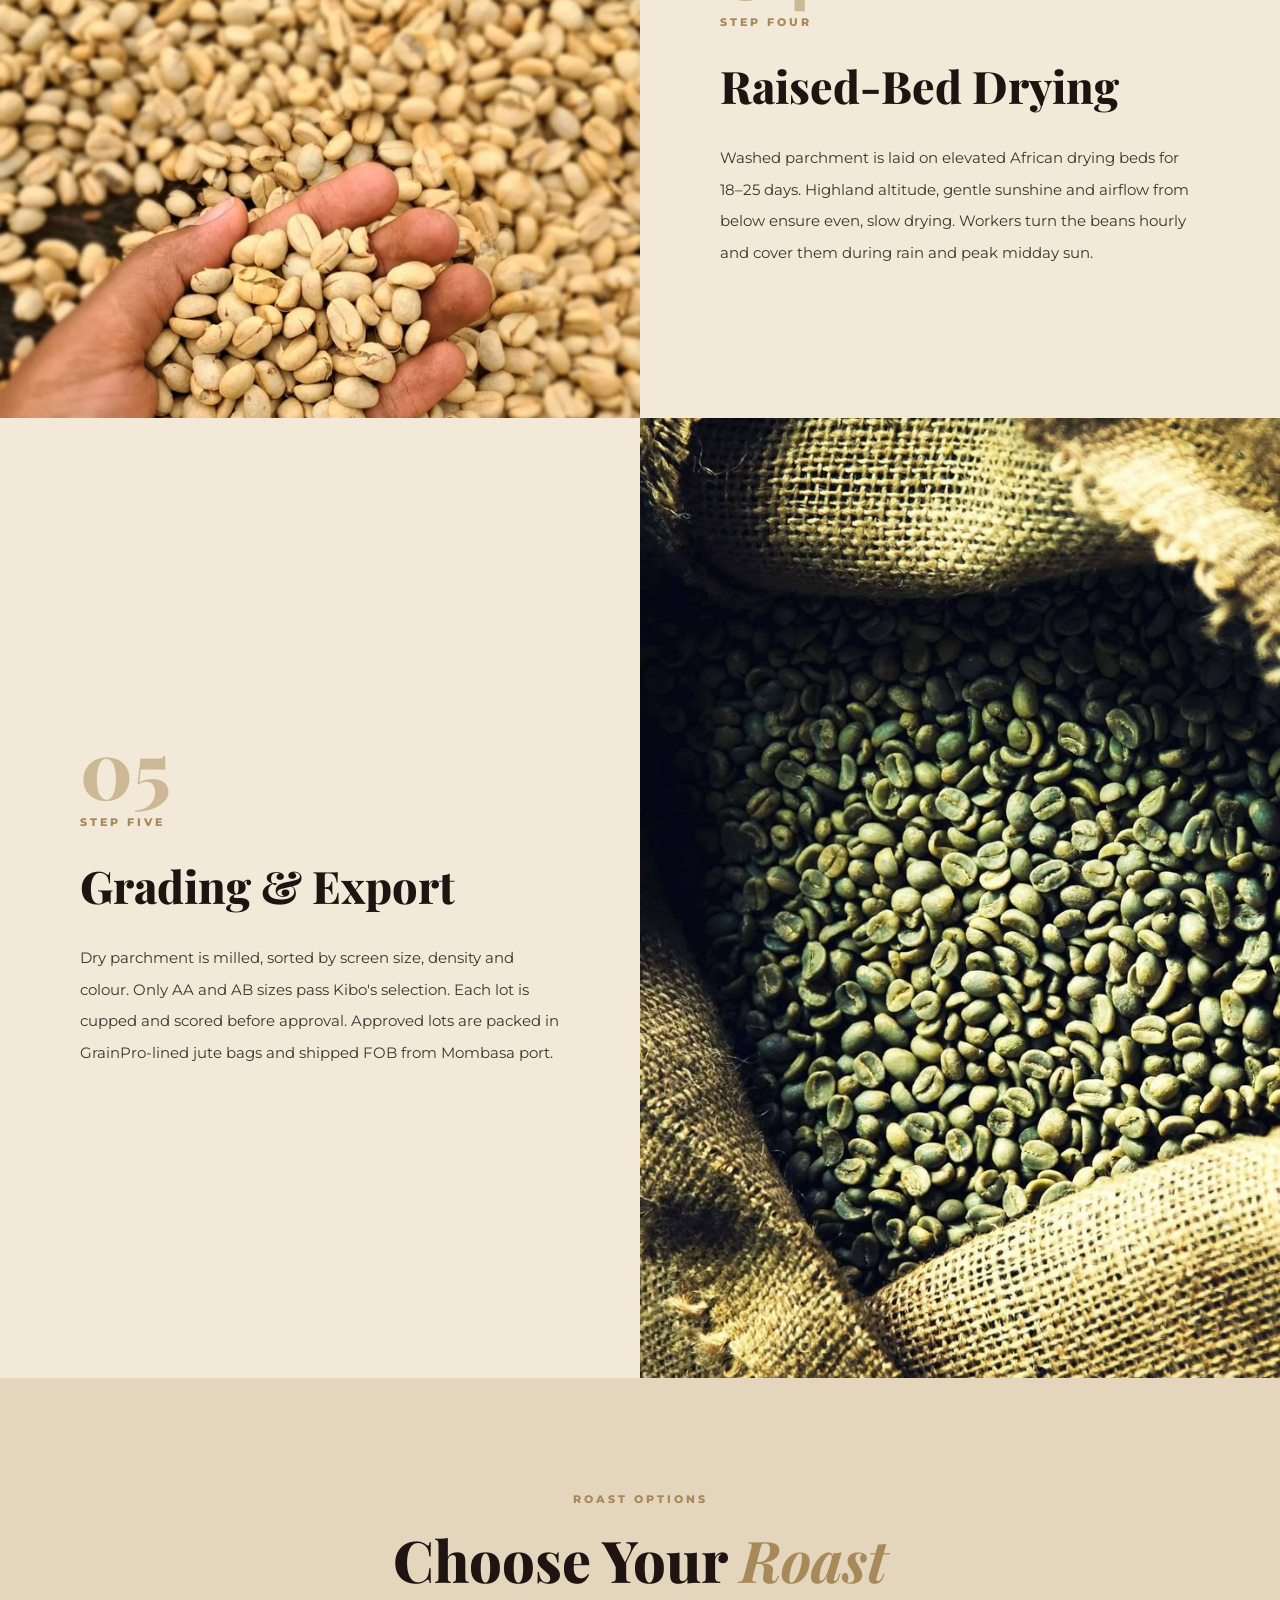
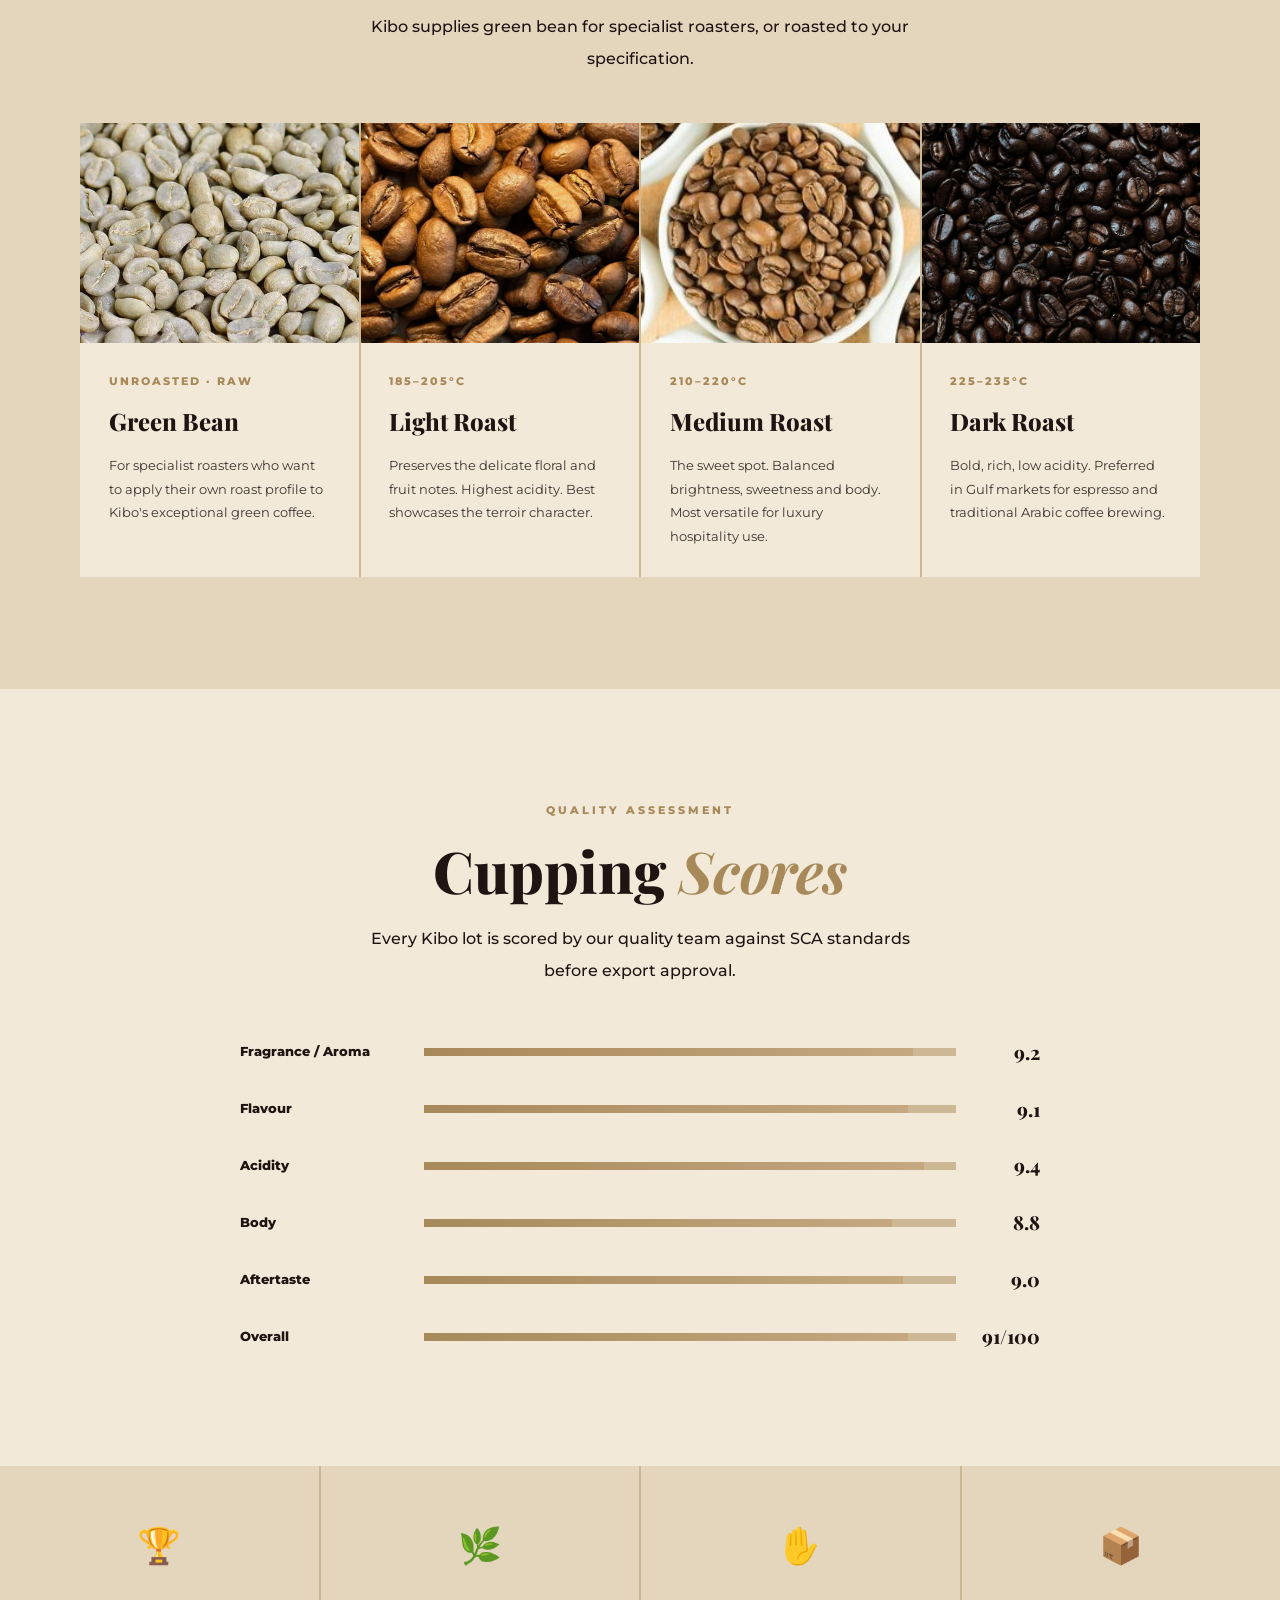
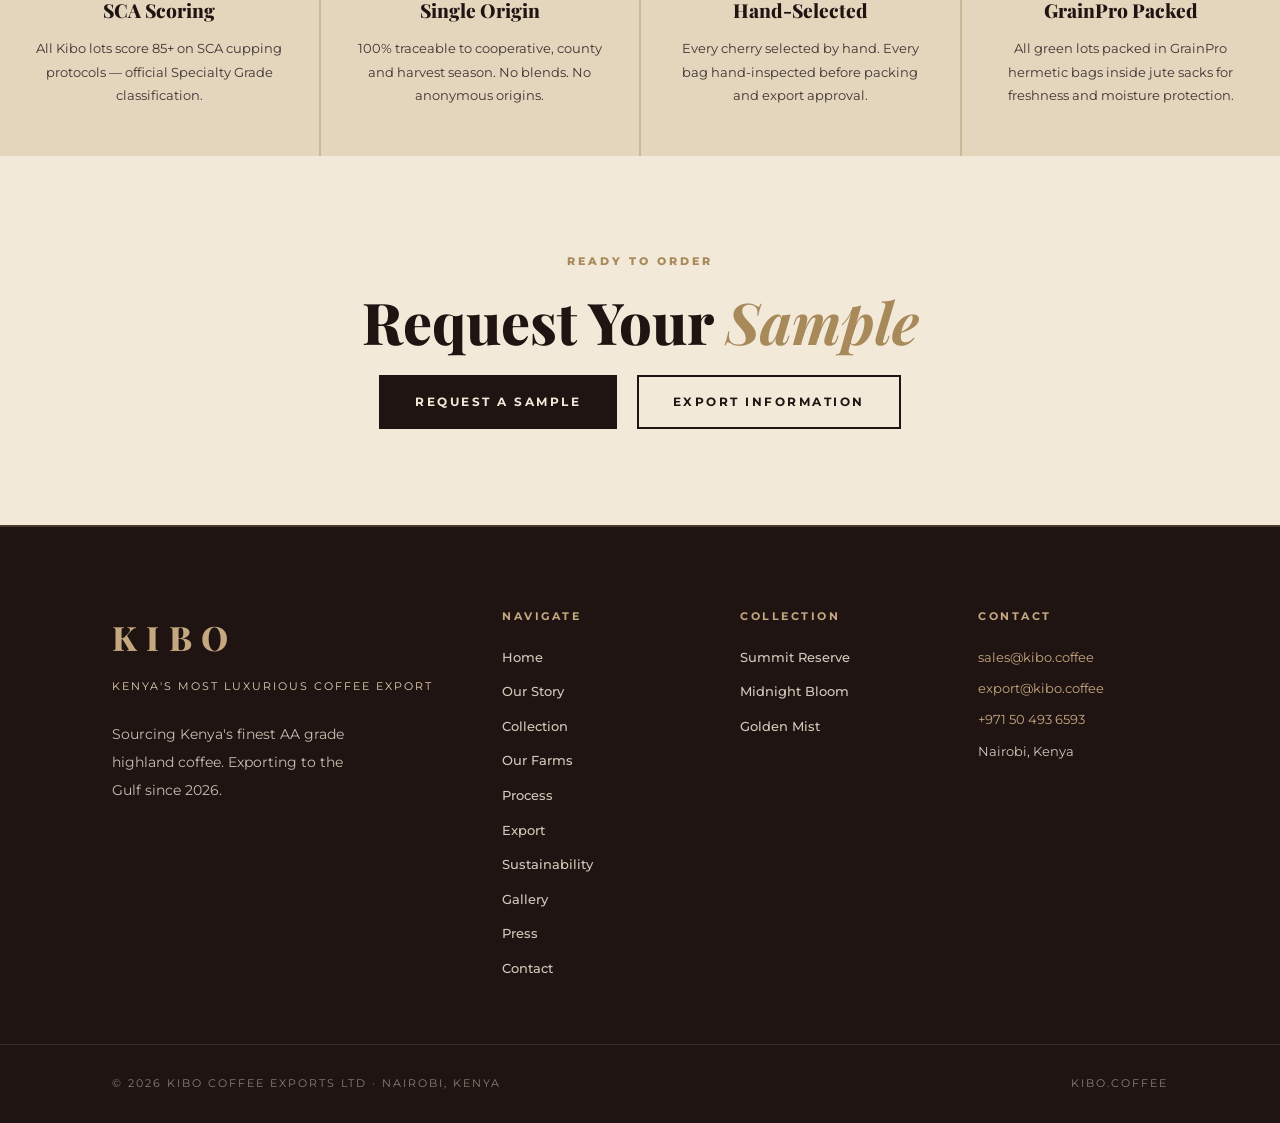
<file: process.html>
<!DOCTYPE html>
<html lang="en">
<head>
<meta charset="UTF-8"><meta name="viewport" content="width=device-width,initial-scale=1">
<title>Process — Kibo Coffee</title>
<link href="https://fonts.googleapis.com/css2?family=Montserrat:wght@300;400;500;600;700&family=Playfair+Display:ital,wght@0,400;0,500;0,600;0,700;0,800;1,400;1,500&display=swap" rel="stylesheet">
<link rel="stylesheet" href="shared.css">
<style>
.page-hero{position:relative;height:55vh;min-height:420px;display:flex;align-items:flex-end;padding:0 7rem 4rem;overflow:hidden}
.page-hero img{position:absolute;inset:0;width:100%;height:100%;object-fit:cover;filter:brightness(.45) saturate(.9)}
.page-hero-ov{position:absolute;inset:0;background:linear-gradient(180deg,rgba(31,20,18,.35),rgba(31,20,18,.7))}
.ph-c{position:relative;z-index:2}
.ph-eye{font-size:12px;letter-spacing:5px;text-transform:uppercase;color:var(--gold);margin-bottom:1rem;display:block;font-weight:700}
.ph-title{font-family:var(--font-display);font-size:clamp(3.2rem,8vw,7.5rem);font-weight:800;color:var(--silk);line-height:.95}
.ph-title em{font-style:italic;color:var(--gold)}
.ps-item{display:grid;grid-template-columns:1fr 1fr;min-height:60vh}
.ps-item:nth-child(even) .ps-img{order:2}
.ps-img{position:relative;overflow:hidden}
.ps-img img{width:100%;height:100%;object-fit:cover;min-height:400px;transition:transform 14s ease}
.ps-img:hover img{transform:scale(1.06)}
.ps-body{background:var(--silk);padding:5rem;display:flex;flex-direction:column;justify-content:center}
.ps-num{font-family:var(--font-display);font-size:5rem;font-weight:800;color:var(--linen-dark);line-height:1;margin-bottom:.4rem}
.ps-label{font-size:11px;letter-spacing:3px;text-transform:uppercase;color:var(--gold-dark);margin-bottom:.8rem;font-weight:800}
.ps-title{font-family:var(--font-display);font-size:clamp(2rem,3.5vw,3.2rem);font-weight:800;color:var(--espresso);margin-bottom:1rem}
.ps-desc{font-size:15px;line-height:2.1;color:var(--charcoal)}
.roast-grid{display:grid;grid-template-columns:repeat(4,1fr);gap:2px;background:var(--linen-dark);margin-top:3rem}
.roast-card{background:var(--silk);overflow:hidden;transition:transform .3s}
.roast-card:hover{transform:translateY(-6px)}
.roast-img{height:220px;overflow:hidden}
.roast-img img{width:100%;height:100%;object-fit:cover;transition:transform .8s}
.roast-card:hover .roast-img img{transform:scale(1.07)}
.roast-body{padding:1.8rem}
.roast-temp{font-size:11px;letter-spacing:2px;text-transform:uppercase;color:var(--gold-dark);margin-bottom:.5rem;font-weight:800}
.roast-name{font-family:var(--font-display);font-size:1.5rem;font-weight:800;color:var(--espresso);margin-bottom:.7rem}
.roast-desc{font-size:13px;color:var(--charcoal);line-height:1.8}
.cupping-scores{display:flex;flex-direction:column;gap:1.4rem;margin-top:3rem}
.cs-row{display:grid;grid-template-columns:160px 1fr 60px;align-items:center;gap:1.5rem}
.cs-label{font-size:13px;font-weight:800;color:var(--espresso)}
.cs-bar{height:8px;background:var(--linen-dark);overflow:hidden;position:relative}
.cs-fill{position:absolute;inset:0;width:0;background:linear-gradient(to right,var(--gold-dark),var(--gold));transition:width 1.6s var(--transition)}
.cs-fill.on{width:var(--pct)}
.cs-val{font-family:var(--font-display);font-size:1.2rem;font-weight:800;color:var(--espresso);text-align:right}
.qs-box{background:var(--linen);padding:3rem 2rem;text-align:center;transition:background .3s}
.qs-box:hover{background:var(--silk)}
.qs-icon{font-size:2.2rem;margin-bottom:1rem}
.qs-title{font-family:var(--font-display);font-size:1.2rem;font-weight:800;color:var(--espresso);margin-bottom:.6rem}
.qs-text{font-size:13px;color:var(--charcoal);line-height:1.8}
@media(max-width:900px){
  .page-hero{padding:0 2rem 3rem}
  .ps-item{grid-template-columns:1fr;min-height:auto}
  .ps-item:nth-child(even) .ps-img{order:0}
  .ps-img img{min-height:55vw}
  .ps-body{padding:3rem 1.8rem}
  .roast-grid{grid-template-columns:1fr 1fr}
  .cs-row{grid-template-columns:120px 1fr 50px;gap:1rem}
}
</style>
<script src="https://identity.netlify.com/v1/netlify-identity-widget.js"></script>
</head>
<body>
<div class="page-transition in"></div><div id="progress"></div><div id="cur"></div><div id="cur-ring"></div>
<nav id="mainnav">
  <a href="index.html" class="nav-logo">KIBO</a>
  <ul class="nav-links">
    <li class="nav-item"><a href="index.html">Home</a></li>
    <li class="nav-item"><a href="about.html">Our Story</a></li>
    <li class="nav-item"><a href="catalogue.html">Collection ▾</a><div class="nav-dropdown"><a href="catalogue.html#summit">Summit Reserve</a><a href="catalogue.html#midnight">Midnight Bloom</a><a href="catalogue.html#golden">Golden Mist</a></div></li>
    <li class="nav-item"><a href="farms.html">Our Farms</a></li>
    <li class="nav-item active"><a href="process.html">Process</a></li>
    <li class="nav-item"><a href="export.html">Export</a></li>
    <li class="nav-item"><a href="sustainability.html">Sustainability</a></li>
    <li class="nav-item"><a href="gallery.html">Gallery</a></li><li class="nav-item"><a href="press.html">Press</a></li>
  </ul>
  <div class="nav-right"><a href="contact.html" class="nav-cta">Contact</a><button class="lang-btn" id="lang-btn" style="background:none;border:1.5px solid var(--linen-dark);color:var(--espresso);font-size:11px;letter-spacing:2px;text-transform:uppercase;padding:7px 14px;cursor:pointer;font-family:var(--font-body);font-weight:700;transition:all .3s;margin-right:.5rem" onmouseover="this.style.borderColor='var(--gold-dark)'" onmouseout="this.style.borderColor='var(--linen-dark)'">عربي</button><button class="nav-hamburger" id="nav-hbg"><span></span><span></span><span></span></button></div>
</nav>
<div class="mobile-menu" id="mob-menu">
  <a href="index.html">Home</a><a href="about.html">Our Story</a><a href="catalogue.html">Collection</a>
  <a href="farms.html">Our Farms</a><a href="process.html">Process</a><a href="export.html">Export</a>
  <a href="sustainability.html">Sustainability</a><a href="gallery.html">Gallery</a><a href="press.html">Press</a><a href="contact.html">Contact</a>
</div>

<section class="page-hero">
  <img src="new7.jpg" alt="Hand holding washed Kenya coffee beans process">
  <div class="page-hero-ov"></div>
  <div class="ph-c rv">
    <span class="ph-eye">From Cherry to Cup</span>
    <h1 class="ph-title">The Kibo<br><em>Process</em></h1>
  </div>
</section>

<div class="marquee-bar"><div class="marquee-track">
  <span class="marquee-item">Cultivation</span><span class="marquee-dot">✦</span><span class="marquee-item">Hand-Picking</span><span class="marquee-dot">✦</span><span class="marquee-item">Wet Processing</span><span class="marquee-dot">✦</span><span class="marquee-item">Raised-Bed Drying</span><span class="marquee-dot">✦</span><span class="marquee-item">AA Grading</span><span class="marquee-dot">✦</span><span class="marquee-item">FOB Mombasa</span><span class="marquee-dot">✦</span>
  <span class="marquee-item">Cultivation</span><span class="marquee-dot">✦</span><span class="marquee-item">Hand-Picking</span><span class="marquee-dot">✦</span><span class="marquee-item">Wet Processing</span><span class="marquee-dot">✦</span><span class="marquee-item">Raised-Bed Drying</span><span class="marquee-dot">✦</span><span class="marquee-item">AA Grading</span><span class="marquee-dot">✦</span><span class="marquee-item">FOB Mombasa</span><span class="marquee-dot">✦</span>
</div></div>

<div style="text-align:center;max-width:700px;margin:5rem auto 4rem;padding:0 2rem" class="rv">
  <span class="section-eye">The Journey</span>
  <h2 class="section-title">Five Steps to <em>Perfection</em></h2>
  <p class="section-body" style="margin:0 auto">Every Kibo lot follows the same rigorous journey — from highland farm to Gulf roastery. Nothing is rushed. Every step is controlled.</p>
</div>

<div class="ps-item rv">
  <div class="ps-img"><img src="new2.jpg" alt="Coffee cultivation Kenya highland estate"></div>
  <div class="ps-body">
    <div class="ps-num">01</div><p class="ps-label">Step One</p>
    <h3 class="ps-title">Cultivation</h3>
    <p class="ps-desc">Kenya AA begins above 1,800m on volcanic soils enriched by centuries of highland ecology. Our cooperative farmers hand-tend each tree year-round — pruning, fertilising with organic compost, and managing shade cover to protect the microclimate that defines the flavour.</p>
  </div>
</div>
<div class="ps-item rv">
  <div class="ps-img"><img src="new8.jpg" alt="Hand picking coffee cherries Kenya workers Nyeri"></div>
  <div class="ps-body">
    <div class="ps-num">02</div><p class="ps-label">Step Two</p>
    <h3 class="ps-title">Hand-Picking</h3>
    <p class="ps-desc">Only red-ripe cherries are selected — no strip-picking, no mechanical harvesting. Pickers pass through each tree multiple times, selecting only at peak ripeness. This single commitment is the most important quality decision we make.</p>
  </div>
</div>
<div class="ps-item rv">
  <div class="ps-img"><img src="new14.jpg" alt="Coffee processing drying beds Kenya women Kirinyaga"></div>
  <div class="ps-body">
    <div class="ps-num">03</div><p class="ps-label">Step Three</p>
    <h3 class="ps-title">Wet Processing</h3>
    <p class="ps-desc">Within hours of harvest, cherries are floated, pulped and wet-fermented. Kibo uses the Kenya double-fermentation method — removing every trace of unwanted flavour and enhancing the clean, bright acidity Kenya is celebrated for worldwide.</p>
  </div>
</div>
<div class="ps-item rv">
  <div class="ps-img"><img src="new7.jpg" alt="Coffee drying raised beds Kenya highlands washed beans"></div>
  <div class="ps-body">
    <div class="ps-num">04</div><p class="ps-label">Step Four</p>
    <h3 class="ps-title">Raised-Bed Drying</h3>
    <p class="ps-desc">Washed parchment is laid on elevated African drying beds for 18–25 days. Highland altitude, gentle sunshine and airflow from below ensure even, slow drying. Workers turn the beans hourly and cover them during rain and peak midday sun.</p>
  </div>
</div>
<div class="ps-item rv">
  <div class="ps-img"><img src="new1.jpg" alt="Kenya AA coffee beans grading export burlap"></div>
  <div class="ps-body">
    <div class="ps-num">05</div><p class="ps-label">Step Five</p>
    <h3 class="ps-title">Grading & Export</h3>
    <p class="ps-desc">Dry parchment is milled, sorted by screen size, density and colour. Only AA and AB sizes pass Kibo's selection. Each lot is cupped and scored before approval. Approved lots are packed in GrainPro-lined jute bags and shipped FOB from Mombasa port.</p>
  </div>
</div>

<section style="background:var(--linen);padding:7rem 5rem">
  <div style="text-align:center;max-width:700px;margin:0 auto" class="rv">
    <span class="section-eye">Roast Options</span>
    <h2 class="section-title">Choose Your <em>Roast</em></h2>
    <p class="section-body" style="margin:0 auto">Kibo supplies green bean for specialist roasters, or roasted to your specification.</p>
  </div>
  <div class="roast-grid">
    <div class="roast-card rv"><div class="roast-img"><img src="roast_green.jpg" alt="Unroasted green Kenya Arabica coffee beans"></div><div class="roast-body"><p class="roast-temp">Unroasted · Raw</p><h3 class="roast-name">Green Bean</h3><p class="roast-desc">For specialist roasters who want to apply their own roast profile to Kibo's exceptional green coffee.</p></div></div>
    <div class="roast-card rv d2"><div class="roast-img"><img src="roast_light.jpg" alt="Light roast Kenya coffee beans golden brown"></div><div class="roast-body"><p class="roast-temp">185–205°C</p><h3 class="roast-name">Light Roast</h3><p class="roast-desc">Preserves the delicate floral and fruit notes. Highest acidity. Best showcases the terroir character.</p></div></div>
    <div class="roast-card rv d3"><div class="roast-img"><img src="roast_medium.jpg" alt="Medium roast Kenya coffee beans balanced cups"></div><div class="roast-body"><p class="roast-temp">210–220°C</p><h3 class="roast-name">Medium Roast</h3><p class="roast-desc">The sweet spot. Balanced brightness, sweetness and body. Most versatile for luxury hospitality use.</p></div></div>
    <div class="roast-card rv d4"><div class="roast-img"><img src="roast_dark.jpg" alt="Dark roast Kenya coffee beans espresso macro"></div><div class="roast-body"><p class="roast-temp">225–235°C</p><h3 class="roast-name">Dark Roast</h3><p class="roast-desc">Bold, rich, low acidity. Preferred in Gulf markets for espresso and traditional Arabic coffee brewing.</p></div></div>
  </div>
</section>

<section style="padding:7rem 5rem;background:var(--silk)">
  <div style="max-width:800px;margin:0 auto">
    <div style="text-align:center" class="rv">
      <span class="section-eye">Quality Assessment</span>
      <h2 class="section-title" style="text-align:center">Cupping <em>Scores</em></h2>
      <p class="section-body" style="margin:0 auto;text-align:center">Every Kibo lot is scored by our quality team against SCA standards before export approval.</p>
    </div>
    <div class="cupping-scores rv d2">
      <div class="cs-row"><span class="cs-label">Fragrance / Aroma</span><div class="cs-bar"><div class="cs-fill" style="--pct:92%"></div></div><span class="cs-val">9.2</span></div>
      <div class="cs-row"><span class="cs-label">Flavour</span><div class="cs-bar"><div class="cs-fill" style="--pct:91%"></div></div><span class="cs-val">9.1</span></div>
      <div class="cs-row"><span class="cs-label">Acidity</span><div class="cs-bar"><div class="cs-fill" style="--pct:94%"></div></div><span class="cs-val">9.4</span></div>
      <div class="cs-row"><span class="cs-label">Body</span><div class="cs-bar"><div class="cs-fill" style="--pct:88%"></div></div><span class="cs-val">8.8</span></div>
      <div class="cs-row"><span class="cs-label">Aftertaste</span><div class="cs-bar"><div class="cs-fill" style="--pct:90%"></div></div><span class="cs-val">9.0</span></div>
      <div class="cs-row"><span class="cs-label">Overall</span><div class="cs-bar"><div class="cs-fill" style="--pct:91%"></div></div><span class="cs-val">91/100</span></div>
    </div>
  </div>
</section>

<div style="display:grid;grid-template-columns:repeat(4,1fr);gap:2px;background:var(--linen-dark)">
  <div class="qs-box rv"><div class="qs-icon">🏆</div><div class="qs-title">SCA Scoring</div><div class="qs-text">All Kibo lots score 85+ on SCA cupping protocols — official Specialty Grade classification.</div></div>
  <div class="qs-box rv d2"><div class="qs-icon">🌿</div><div class="qs-title">Single Origin</div><div class="qs-text">100% traceable to cooperative, county and harvest season. No blends. No anonymous origins.</div></div>
  <div class="qs-box rv d3"><div class="qs-icon">✋</div><div class="qs-title">Hand-Selected</div><div class="qs-text">Every cherry selected by hand. Every bag hand-inspected before packing and export approval.</div></div>
  <div class="qs-box rv d4"><div class="qs-icon">📦</div><div class="qs-title">GrainPro Packed</div><div class="qs-text">All green lots packed in GrainPro hermetic bags inside jute sacks for freshness and moisture protection.</div></div>
</div>

<div style="padding:6rem 5rem;text-align:center;background:var(--silk)">
  <span class="section-eye rv">Ready to Order</span>
  <h2 class="section-title rv d2" style="text-align:center">Request Your <em>Sample</em></h2>
  <div style="display:flex;gap:1.2rem;justify-content:center;flex-wrap:wrap;margin-top:1.5rem" class="rv d3">
    <a href="contact.html" class="btn-primary">Request a Sample</a>
    <a href="export.html" class="btn-outline">Export Information</a>
  </div>
</div>

<footer class="site-footer"><div class="footer-grid"><div class="footer-brand"><div class="f-logo">KIBO</div><div class="f-tag">Kenya's Most Luxurious Coffee Export</div><p>Sourcing Kenya's finest AA grade highland coffee. Exporting to the Gulf since 2026.</p></div><div class="footer-col"><h4>Navigate</h4><nav><a href="index.html">Home</a><a href="about.html">Our Story</a><a href="catalogue.html">Collection</a><a href="farms.html">Our Farms</a><a href="process.html">Process</a><a href="export.html">Export</a><a href="sustainability.html">Sustainability</a><a href="gallery.html">Gallery</a><a href="press.html">Press</a><a href="contact.html">Contact</a></nav></div><div class="footer-col"><h4>Collection</h4><nav><a href="catalogue.html#summit">Summit Reserve</a><a href="catalogue.html#midnight">Midnight Bloom</a><a href="catalogue.html#golden">Golden Mist</a></nav></div><div class="footer-col"><h4>Contact</h4><p><a href="mailto:sales@kibo.coffee">sales@kibo.coffee</a></p><p><a href="mailto:export@kibo.coffee">export@kibo.coffee</a></p><p><a href="https://wa.me/971504936593">+971 50 493 6593</a></p><p>Nairobi, Kenya</p></div></div><div class="footer-bottom"><span class="footer-copy">© 2026 Kibo Coffee Exports Ltd · Nairobi, Kenya</span><span class="footer-copy">kibo.coffee</span></div></footer>
<a href="https://wa.me/971504936593" class="float-wa" target="_blank"><svg viewBox="0 0 24 24"><path d="M17.472 14.382c-.297-.149-1.758-.867-2.03-.967-.273-.099-.471-.148-.67.15-.197.297-.767.966-.94 1.164-.173.199-.347.223-.644.075-.297-.15-1.255-.463-2.39-1.475-.883-.788-1.48-1.761-1.653-2.059-.173-.297-.018-.458.13-.606.134-.133.298-.347.446-.52.149-.174.198-.298.298-.497.099-.198.05-.371-.025-.52-.075-.149-.669-1.612-.916-2.207-.242-.579-.487-.5-.669-.51-.173-.008-.371-.01-.57-.01-.198 0-.52.074-.792.372-.272.297-1.04 1.016-1.04 2.479 0 1.462 1.065 2.875 1.213 3.074.149.198 2.096 3.2 5.077 4.487.709.306 1.262.489 1.694.625.712.227 1.36.195 1.871.118.571-.085 1.758-.719 2.006-1.413.248-.694.248-1.289.173-1.413-.074-.124-.272-.198-.57-.347m-5.421 7.403h-.004a9.87 9.87 0 01-5.031-1.378l-.361-.214-3.741.982.998-3.648-.235-.374a9.86 9.86 0 01-1.51-5.26c.001-5.45 4.436-9.884 9.888-9.884 2.64 0 5.122 1.03 6.988 2.898a9.825 9.825 0 012.893 6.994c-.003 5.45-4.437 9.884-9.885 9.884m8.413-18.297A11.815 11.815 0 0012.05 0C5.495 0 .16 5.335.157 11.892c0 2.096.547 4.142 1.588 5.945L.057 24l6.305-1.654a11.882 11.882 0 005.683 1.448h.005c6.554 0 11.89-5.335 11.893-11.893a11.821 11.821 0 00-3.48-8.413z"/></svg></a>
<div id="back-top">↑</div>
<div id="cookie"><p>We use cookies. <a href="#">Learn more</a></p><div class="cookie-btns"><button class="cookie-accept" id="cookie-accept">Accept</button><button class="cookie-decline" id="cookie-decline">Decline</button></div></div>
<script src="shared.js"></script>
</body></html>
</file>
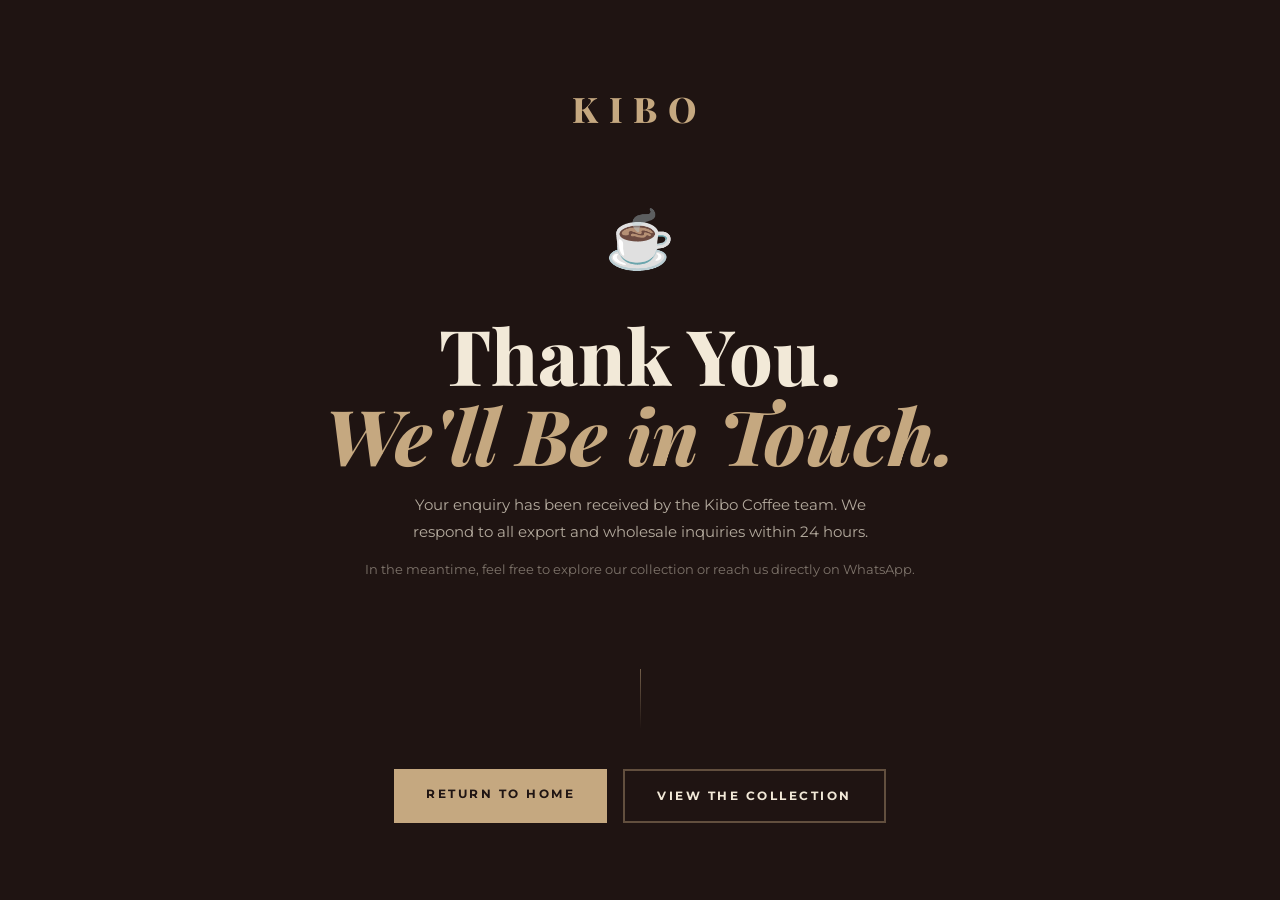
<file: success.html>
<!DOCTYPE html>
<html lang="en">
<head>
<meta charset="UTF-8"><meta name="viewport" content="width=device-width,initial-scale=1">
<title>Thank You — Kibo Coffee</title>
<link href="https://fonts.googleapis.com/css2?family=Montserrat:wght@400;600;700&family=Playfair+Display:ital,wght@0,700;0,800;1,400&display=swap" rel="stylesheet">
<link rel="stylesheet" href="shared.css">
<style>
body{background:var(--espresso);color:var(--silk);min-height:100vh;display:flex;flex-direction:column;align-items:center;justify-content:center;text-align:center;padding:3rem 2rem;cursor:auto}
.s-logo{font-family:var(--font-display);font-size:2.2rem;font-weight:800;letter-spacing:.3em;color:var(--gold);margin-bottom:3rem}
.s-icon{font-size:3.5rem;margin-bottom:1.5rem}
.s-title{font-family:var(--font-display);font-size:clamp(2.4rem,6vw,5rem);font-weight:800;color:var(--silk);line-height:1.05;margin-bottom:1rem}
.s-title em{font-style:italic;color:var(--gold)}
.s-sub{font-size:15px;color:rgba(242,233,216,.7);margin-bottom:.8rem;max-width:500px;line-height:1.8}
.s-detail{font-size:13px;color:rgba(242,233,216,.45);margin-bottom:3rem}
.divider{width:1px;height:60px;background:linear-gradient(to bottom,var(--gold),transparent);margin:2.5rem auto;opacity:.5}
.s-btns{display:flex;gap:1rem;justify-content:center;flex-wrap:wrap}
.s-btn{font-size:12px;letter-spacing:2.5px;text-transform:uppercase;padding:14px 32px;text-decoration:none;font-weight:700;transition:all .3s}
.s-btn.primary{background:var(--gold);color:var(--espresso)}
.s-btn.primary:hover{background:var(--gold-dark);color:var(--silk)}
.s-btn.outline{border:2px solid rgba(197,168,128,.4);color:var(--silk)}
.s-btn.outline:hover{border-color:var(--gold);color:var(--gold)}
</style>
<script src="https://identity.netlify.com/v1/netlify-identity-widget.js"></script>
</head>
<body>
<div class="s-logo">KIBO</div>
<div class="s-icon">☕</div>
<h1 class="s-title">Thank You.<br><em>We'll Be in Touch.</em></h1>
<p class="s-sub">Your enquiry has been received by the Kibo Coffee team. We respond to all export and wholesale inquiries within 24 hours.</p>
<p class="s-detail">In the meantime, feel free to explore our collection or reach us directly on WhatsApp.</p>
<div class="divider"></div>
<div class="s-btns">
  <a href="index.html" class="s-btn primary">Return to Home</a>
  <a href="catalogue.html" class="s-btn outline">View the Collection</a>
</div>
</body></html>
</file>
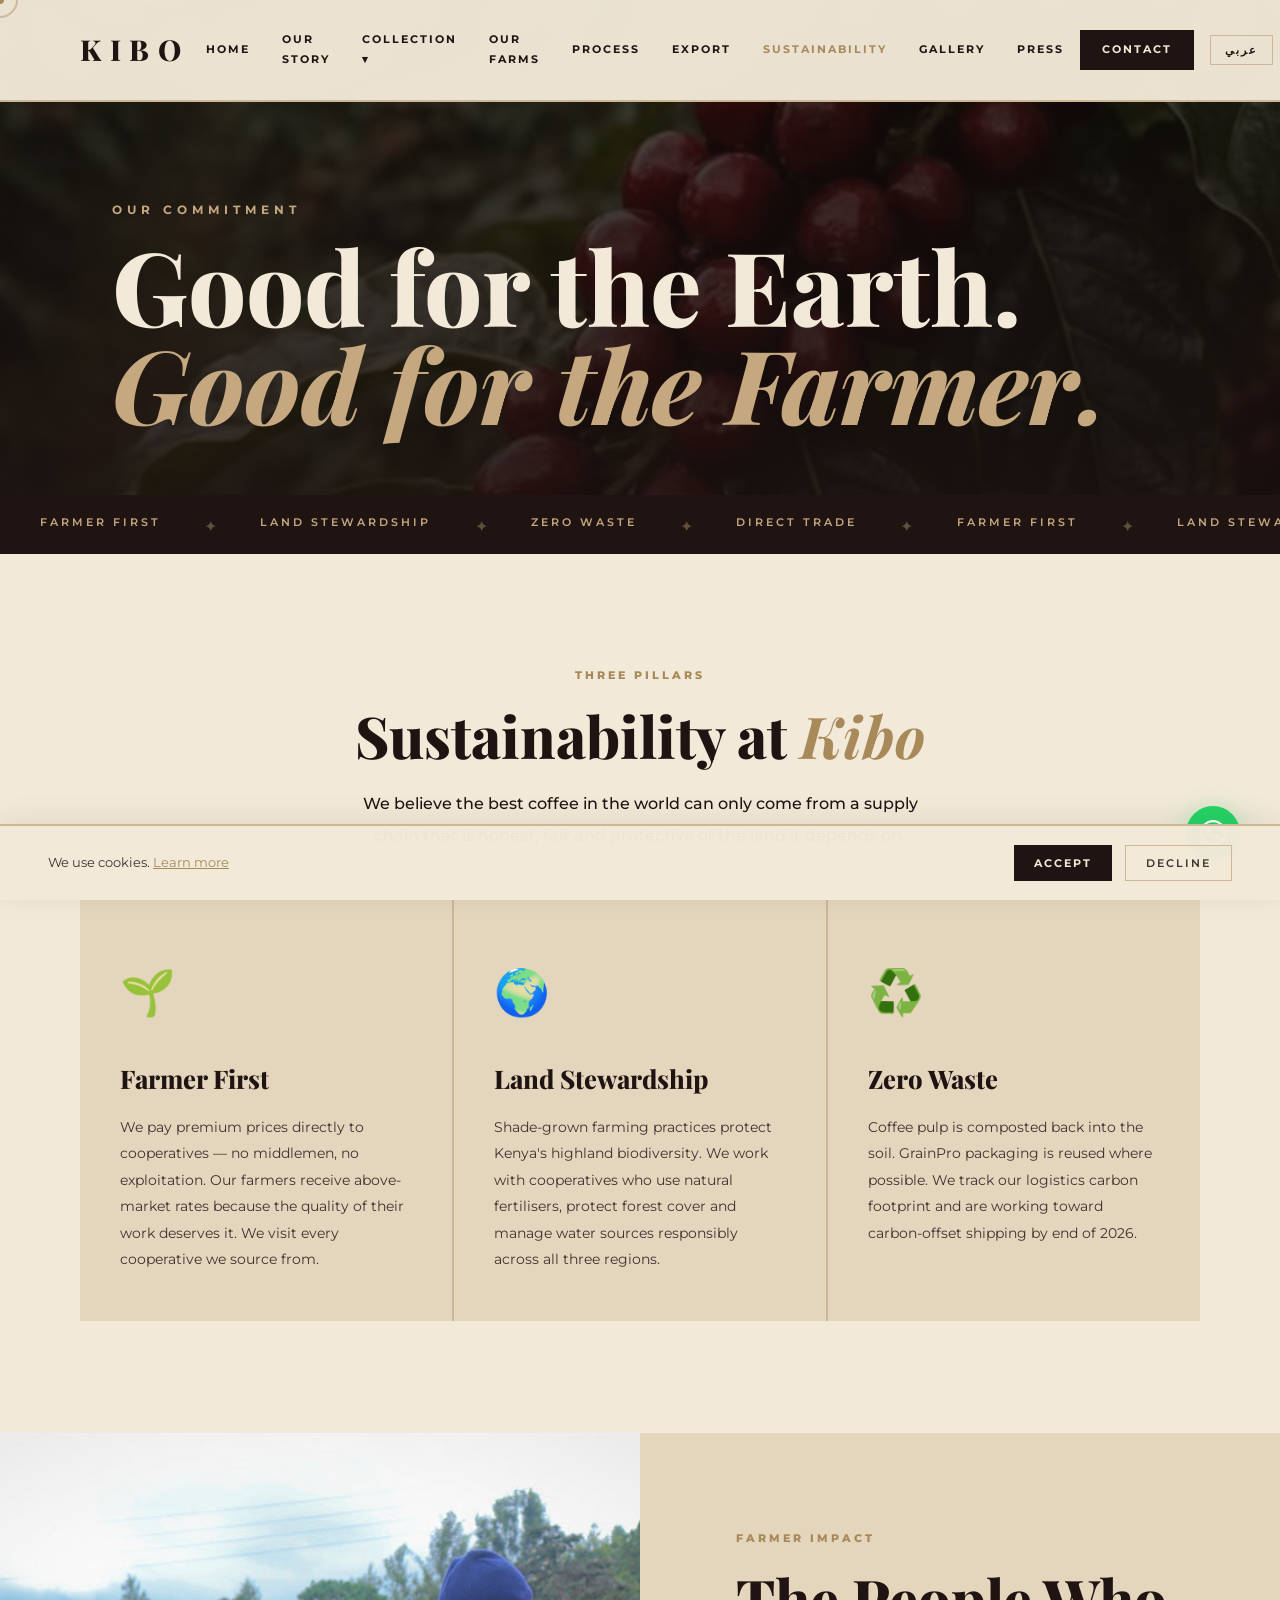
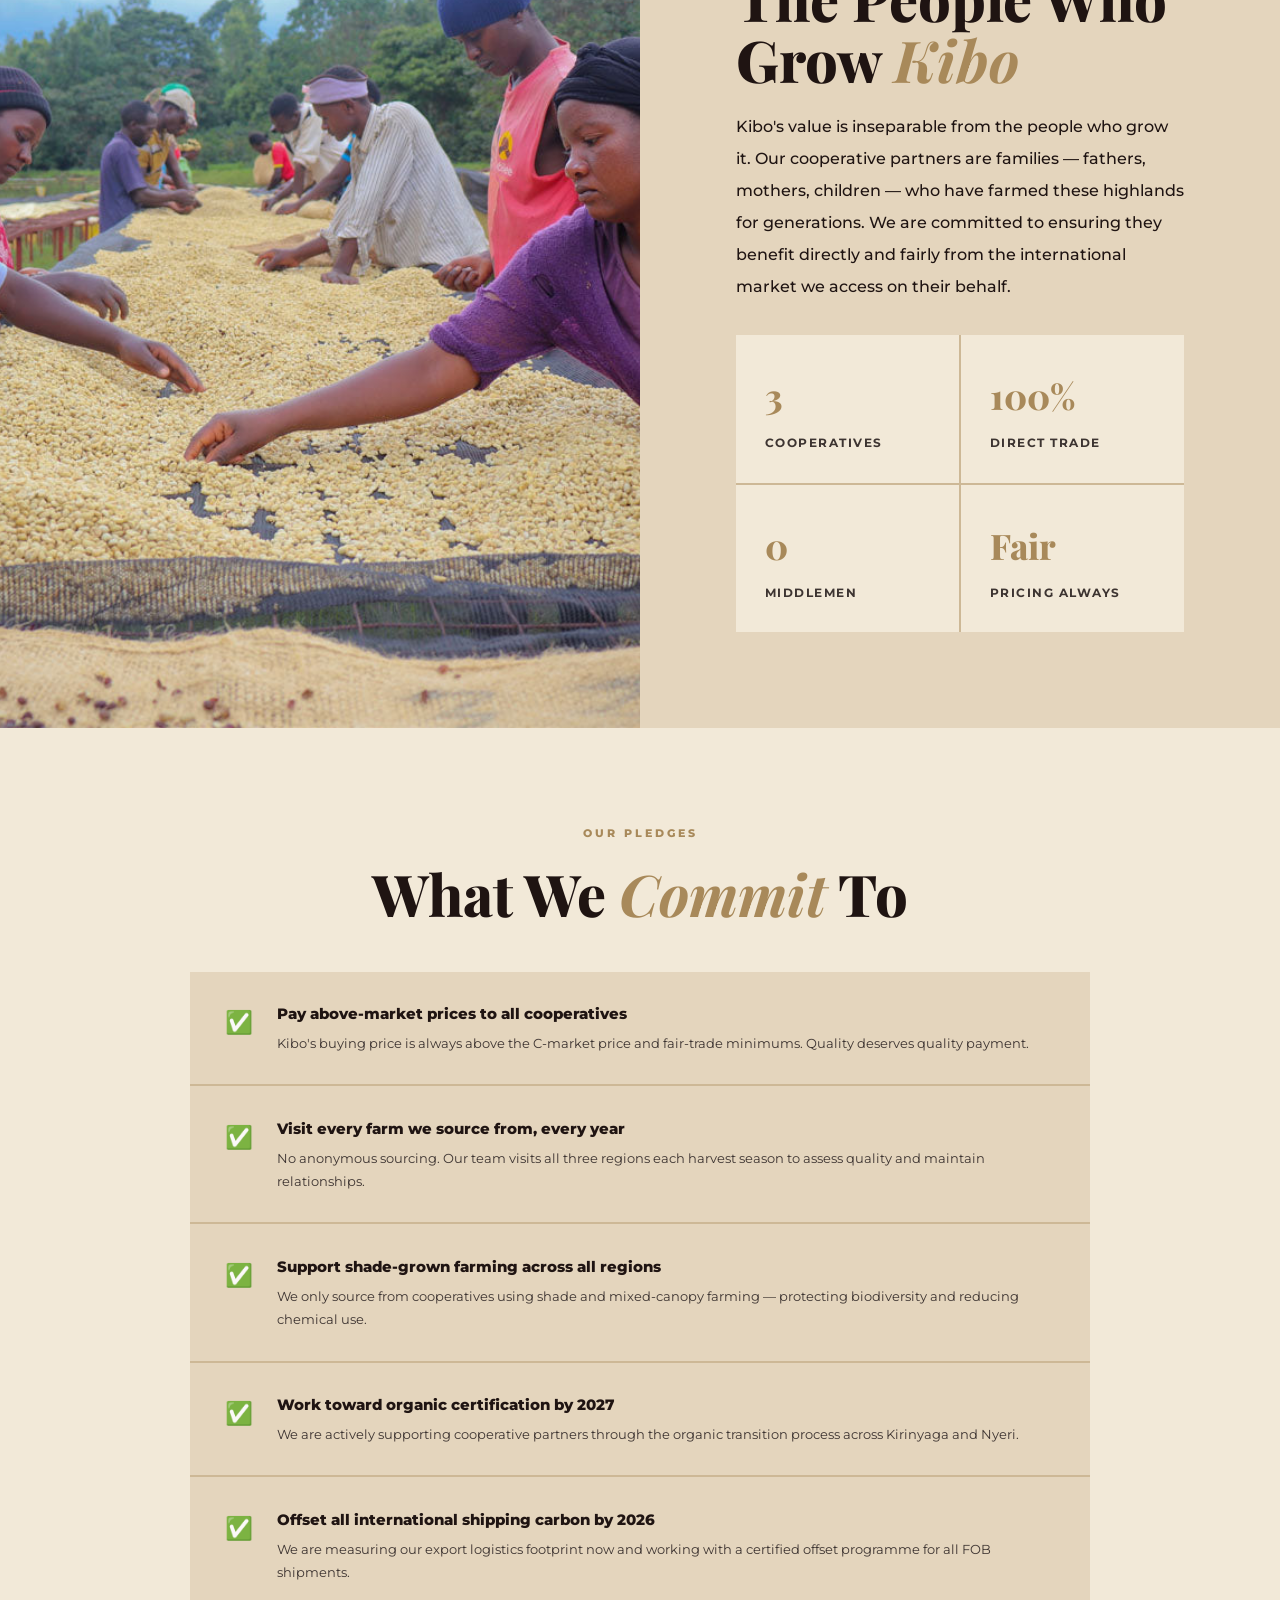
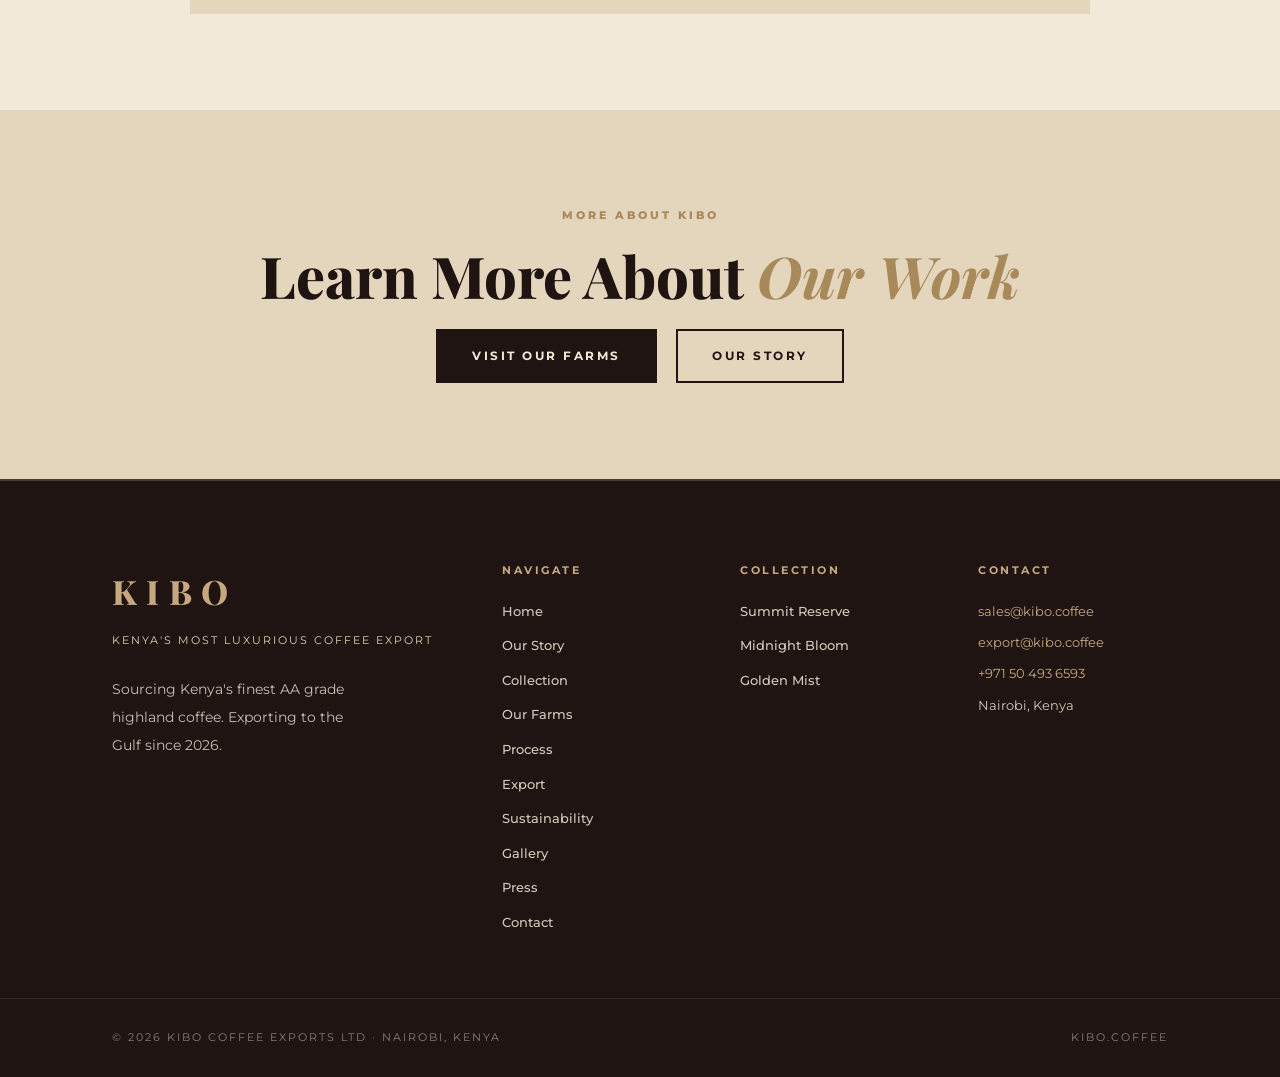
<file: sustainability.html>
<!DOCTYPE html>
<html lang="en">
<head>
<meta charset="UTF-8"><meta name="viewport" content="width=device-width,initial-scale=1">
<title>Sustainability — Kibo Coffee</title>
<link href="https://fonts.googleapis.com/css2?family=Montserrat:wght@300;400;500;600;700&family=Playfair+Display:ital,wght@0,400;0,500;0,600;0,700;0,800;1,400;1,500&display=swap" rel="stylesheet">
<link rel="stylesheet" href="shared.css">
<style>
.page-hero{position:relative;height:55vh;min-height:420px;display:flex;align-items:flex-end;padding:0 7rem 4rem;overflow:hidden}
.page-hero img{position:absolute;inset:0;width:100%;height:100%;object-fit:cover;filter:brightness(.4) saturate(.9)}
.page-hero-ov{position:absolute;inset:0;background:linear-gradient(180deg,rgba(31,20,18,.3),rgba(31,20,18,.72))}
.ph-c{position:relative;z-index:2}
.ph-eye{font-size:12px;letter-spacing:5px;text-transform:uppercase;color:var(--gold);margin-bottom:1rem;display:block;font-weight:700}
.ph-title{font-family:var(--font-display);font-size:clamp(3.2rem,8vw,7.5rem);font-weight:800;color:var(--silk);line-height:.95}
.ph-title em{font-style:italic;color:var(--gold)}
.pillars{padding:7rem 5rem;background:var(--silk)}
.pillars-grid{display:grid;grid-template-columns:repeat(3,1fr);gap:2px;background:var(--linen-dark);margin-top:3rem}
.pillar{background:var(--linen);padding:3rem 2.5rem;transition:background .3s;border-top:4px solid transparent}
.pillar:hover{background:var(--silk);border-top-color:var(--gold)}
.pillar-icon{font-size:2.8rem;margin-bottom:1.4rem}
.pillar-title{font-family:var(--font-display);font-size:1.6rem;font-weight:800;color:var(--espresso);margin-bottom:.8rem}
.pillar-text{font-size:14px;color:var(--charcoal);line-height:1.9}
.farmer-section{display:grid;grid-template-columns:1fr 1fr;min-height:70vh}
.farmer-img{overflow:hidden}
.farmer-img img{width:100%;height:100%;object-fit:cover;transition:transform 14s ease}
.farmer-img:hover img{transform:scale(1.05)}
.farmer-body{background:var(--linen);padding:6rem}
.farmer-stats{display:grid;grid-template-columns:1fr 1fr;gap:2px;background:var(--linen-dark);margin-top:2rem}
.fstat{background:var(--silk);padding:1.8rem;transition:background .3s}
.fstat:hover{background:var(--gold-light)}
.fstat-num{font-family:var(--font-display);font-size:2.2rem;font-weight:800;color:var(--gold-dark)}
.fstat-label{font-size:12px;letter-spacing:1.5px;text-transform:uppercase;color:var(--charcoal);margin-top:.3rem;font-weight:700}
.commitments{padding:6rem 5rem;background:var(--silk)}
.c-list{max-width:900px;margin:3rem auto 0;display:flex;flex-direction:column;gap:2px;background:var(--linen-dark)}
.c-item{background:var(--linen);padding:1.8rem 2.2rem;display:flex;align-items:flex-start;gap:1.5rem;transition:all .3s}
.c-item:hover{background:var(--silk);padding-left:2.8rem}
.c-icon{font-size:1.4rem;flex-shrink:0;margin-top:.1rem}
.c-text-title{font-size:15px;font-weight:800;color:var(--espresso);margin-bottom:.3rem}
.c-text-desc{font-size:13px;color:var(--charcoal);line-height:1.8}
@media(max-width:900px){
  .page-hero{padding:0 2rem 3rem}
  .pillars{padding:4rem 1.5rem}
  .pillars-grid{grid-template-columns:1fr}
  .farmer-section{grid-template-columns:1fr}
  .farmer-img{height:60vw}
  .farmer-body{padding:3.5rem 1.8rem}
  .farmer-stats{grid-template-columns:1fr 1fr}
  .commitments{padding:4rem 1.5rem}
}
</style>
<script src="https://identity.netlify.com/v1/netlify-identity-widget.js"></script>
</head>
<body>
<div class="page-transition in"></div><div id="progress"></div><div id="cur"></div><div id="cur-ring"></div>
<nav id="mainnav">
  <a href="index.html" class="nav-logo">KIBO</a>
  <ul class="nav-links">
    <li class="nav-item"><a href="index.html">Home</a></li>
    <li class="nav-item"><a href="about.html">Our Story</a></li>
    <li class="nav-item"><a href="catalogue.html">Collection ▾</a><div class="nav-dropdown"><a href="catalogue.html#summit">Summit Reserve</a><a href="catalogue.html#midnight">Midnight Bloom</a><a href="catalogue.html#golden">Golden Mist</a></div></li>
    <li class="nav-item"><a href="farms.html">Our Farms</a></li>
    <li class="nav-item"><a href="process.html">Process</a></li>
    <li class="nav-item"><a href="export.html">Export</a></li>
    <li class="nav-item active"><a href="sustainability.html">Sustainability</a></li>
    <li class="nav-item"><a href="gallery.html">Gallery</a></li><li class="nav-item"><a href="press.html">Press</a></li>
  </ul>
  <div class="nav-right"><a href="contact.html" class="nav-cta">Contact</a><button class="lang-btn" id="lang-btn" style="background:none;border:1.5px solid var(--linen-dark);color:var(--espresso);font-size:11px;letter-spacing:2px;text-transform:uppercase;padding:7px 14px;cursor:pointer;font-family:var(--font-body);font-weight:700;transition:all .3s;margin-right:.5rem" onmouseover="this.style.borderColor='var(--gold-dark)'" onmouseout="this.style.borderColor='var(--linen-dark)'">عربي</button><button class="nav-hamburger" id="nav-hbg"><span></span><span></span><span></span></button></div>
</nav>
<div class="mobile-menu" id="mob-menu">
  <a href="index.html">Home</a><a href="about.html">Our Story</a><a href="catalogue.html">Collection</a>
  <a href="farms.html">Our Farms</a><a href="process.html">Process</a><a href="export.html">Export</a>
  <a href="sustainability.html">Sustainability</a><a href="gallery.html">Gallery</a><a href="press.html">Press</a><a href="contact.html">Contact</a>
</div>
<section class="page-hero">
  <img src="new10.jpg" alt="Misty Kenya highlands coffee sustainability">
  <div class="page-hero-ov"></div>
  <div class="ph-c rv">
    <span class="ph-eye">Our Commitment</span>
    <h1 class="ph-title">Good for the Earth.<br><em>Good for the Farmer.</em></h1>
  </div>
</section>
<div class="marquee-bar"><div class="marquee-track">
  <span class="marquee-item">Farmer First</span><span class="marquee-dot">✦</span><span class="marquee-item">Land Stewardship</span><span class="marquee-dot">✦</span><span class="marquee-item">Zero Waste</span><span class="marquee-dot">✦</span><span class="marquee-item">Direct Trade</span><span class="marquee-dot">✦</span>
  <span class="marquee-item">Farmer First</span><span class="marquee-dot">✦</span><span class="marquee-item">Land Stewardship</span><span class="marquee-dot">✦</span><span class="marquee-item">Zero Waste</span><span class="marquee-dot">✦</span><span class="marquee-item">Direct Trade</span><span class="marquee-dot">✦</span>
</div></div>
<section class="pillars">
  <div style="text-align:center;max-width:700px;margin:0 auto" class="rv">
    <span class="section-eye">Three Pillars</span>
    <h2 class="section-title">Sustainability at <em>Kibo</em></h2>
    <p class="section-body" style="margin:0 auto">We believe the best coffee in the world can only come from a supply chain that is honest, fair and protective of the land it depends on.</p>
  </div>
  <div class="pillars-grid">
    <div class="pillar rv"><div class="pillar-icon">🌱</div><div class="pillar-title">Farmer First</div><div class="pillar-text">We pay premium prices directly to cooperatives — no middlemen, no exploitation. Our farmers receive above-market rates because the quality of their work deserves it. We visit every cooperative we source from.</div></div>
    <div class="pillar rv d2"><div class="pillar-icon">🌍</div><div class="pillar-title">Land Stewardship</div><div class="pillar-text">Shade-grown farming practices protect Kenya's highland biodiversity. We work with cooperatives who use natural fertilisers, protect forest cover and manage water sources responsibly across all three regions.</div></div>
    <div class="pillar rv d3"><div class="pillar-icon">♻️</div><div class="pillar-title">Zero Waste</div><div class="pillar-text">Coffee pulp is composted back into the soil. GrainPro packaging is reused where possible. We track our logistics carbon footprint and are working toward carbon-offset shipping by end of 2026.</div></div>
  </div>
</section>
<div class="farmer-section">
  <div class="farmer-img rv-l"><img src="new14.jpg" alt="Kenya coffee workers drying beds sustainability"></div>
  <div class="farmer-body">
    <span class="section-eye rv">Farmer Impact</span>
    <h2 class="section-title rv d2">The People Who<br>Grow <em>Kibo</em></h2>
    <p class="section-body rv d3">Kibo's value is inseparable from the people who grow it. Our cooperative partners are families — fathers, mothers, children — who have farmed these highlands for generations. We are committed to ensuring they benefit directly and fairly from the international market we access on their behalf.</p>
    <div class="farmer-stats rv d4">
      <div class="fstat"><div class="fstat-num">3</div><div class="fstat-label">Cooperatives</div></div>
      <div class="fstat"><div class="fstat-num">100%</div><div class="fstat-label">Direct Trade</div></div>
      <div class="fstat"><div class="fstat-num">0</div><div class="fstat-label">Middlemen</div></div>
      <div class="fstat"><div class="fstat-num">Fair</div><div class="fstat-label">Pricing Always</div></div>
    </div>
  </div>
</div>
<section class="commitments">
  <div style="text-align:center;max-width:700px;margin:0 auto" class="rv">
    <span class="section-eye">Our Pledges</span>
    <h2 class="section-title">What We <em>Commit</em> To</h2>
  </div>
  <div class="c-list rv d2">
    <div class="c-item"><span class="c-icon">✅</span><div><div class="c-text-title">Pay above-market prices to all cooperatives</div><div class="c-text-desc">Kibo's buying price is always above the C-market price and fair-trade minimums. Quality deserves quality payment.</div></div></div>
    <div class="c-item"><span class="c-icon">✅</span><div><div class="c-text-title">Visit every farm we source from, every year</div><div class="c-text-desc">No anonymous sourcing. Our team visits all three regions each harvest season to assess quality and maintain relationships.</div></div></div>
    <div class="c-item"><span class="c-icon">✅</span><div><div class="c-text-title">Support shade-grown farming across all regions</div><div class="c-text-desc">We only source from cooperatives using shade and mixed-canopy farming — protecting biodiversity and reducing chemical use.</div></div></div>
    <div class="c-item"><span class="c-icon">✅</span><div><div class="c-text-title">Work toward organic certification by 2027</div><div class="c-text-desc">We are actively supporting cooperative partners through the organic transition process across Kirinyaga and Nyeri.</div></div></div>
    <div class="c-item"><span class="c-icon">✅</span><div><div class="c-text-title">Offset all international shipping carbon by 2026</div><div class="c-text-desc">We are measuring our export logistics footprint now and working with a certified offset programme for all FOB shipments.</div></div></div>
  </div>
</section>
<div style="padding:6rem 5rem;text-align:center;background:var(--linen)">
  <span class="section-eye rv">More About Kibo</span>
  <h2 class="section-title rv d2" style="text-align:center">Learn More About <em>Our Work</em></h2>
  <div style="display:flex;gap:1.2rem;justify-content:center;flex-wrap:wrap;margin-top:1.5rem" class="rv d3">
    <a href="farms.html" class="btn-primary">Visit Our Farms</a>
    <a href="about.html" class="btn-outline">Our Story</a>
  </div>
</div>
<footer class="site-footer"><div class="footer-grid"><div class="footer-brand"><div class="f-logo">KIBO</div><div class="f-tag">Kenya's Most Luxurious Coffee Export</div><p>Sourcing Kenya's finest AA grade highland coffee. Exporting to the Gulf since 2026.</p></div><div class="footer-col"><h4>Navigate</h4><nav><a href="index.html">Home</a><a href="about.html">Our Story</a><a href="catalogue.html">Collection</a><a href="farms.html">Our Farms</a><a href="process.html">Process</a><a href="export.html">Export</a><a href="sustainability.html">Sustainability</a><a href="gallery.html">Gallery</a><a href="press.html">Press</a><a href="contact.html">Contact</a></nav></div><div class="footer-col"><h4>Collection</h4><nav><a href="catalogue.html#summit">Summit Reserve</a><a href="catalogue.html#midnight">Midnight Bloom</a><a href="catalogue.html#golden">Golden Mist</a></nav></div><div class="footer-col"><h4>Contact</h4><p><a href="mailto:sales@kibo.coffee">sales@kibo.coffee</a></p><p><a href="mailto:export@kibo.coffee">export@kibo.coffee</a></p><p><a href="https://wa.me/971504936593">+971 50 493 6593</a></p><p>Nairobi, Kenya</p></div></div><div class="footer-bottom"><span class="footer-copy">© 2026 Kibo Coffee Exports Ltd · Nairobi, Kenya</span><span class="footer-copy">kibo.coffee</span></div></footer>
<a href="https://wa.me/971504936593" class="float-wa" target="_blank"><svg viewBox="0 0 24 24"><path d="M17.472 14.382c-.297-.149-1.758-.867-2.03-.967-.273-.099-.471-.148-.67.15-.197.297-.767.966-.94 1.164-.173.199-.347.223-.644.075-.297-.15-1.255-.463-2.39-1.475-.883-.788-1.48-1.761-1.653-2.059-.173-.297-.018-.458.13-.606.134-.133.298-.347.446-.52.149-.174.198-.298.298-.497.099-.198.05-.371-.025-.52-.075-.149-.669-1.612-.916-2.207-.242-.579-.487-.5-.669-.51-.173-.008-.371-.01-.57-.01-.198 0-.52.074-.792.372-.272.297-1.04 1.016-1.04 2.479 0 1.462 1.065 2.875 1.213 3.074.149.198 2.096 3.2 5.077 4.487.709.306 1.262.489 1.694.625.712.227 1.36.195 1.871.118.571-.085 1.758-.719 2.006-1.413.248-.694.248-1.289.173-1.413-.074-.124-.272-.198-.57-.347m-5.421 7.403h-.004a9.87 9.87 0 01-5.031-1.378l-.361-.214-3.741.982.998-3.648-.235-.374a9.86 9.86 0 01-1.51-5.26c.001-5.45 4.436-9.884 9.888-9.884 2.64 0 5.122 1.03 6.988 2.898a9.825 9.825 0 012.893 6.994c-.003 5.45-4.437 9.884-9.885 9.884m8.413-18.297A11.815 11.815 0 0012.05 0C5.495 0 .16 5.335.157 11.892c0 2.096.547 4.142 1.588 5.945L.057 24l6.305-1.654a11.882 11.882 0 005.683 1.448h.005c6.554 0 11.89-5.335 11.893-11.893a11.821 11.821 0 00-3.48-8.413z"/></svg></a>
<div id="back-top">↑</div>
<div id="cookie"><p>We use cookies. <a href="#">Learn more</a></p><div class="cookie-btns"><button class="cookie-accept" id="cookie-accept">Accept</button><button class="cookie-decline" id="cookie-decline">Decline</button></div></div>
<script src="shared.js"></script>
</body></html>
</file>
<file: shared.css>
/* ============================================
   KIBO COFFEE — SHARED STYLES (Final Rebuild)
   THE RESERVE ESTATE PALETTE
============================================ */
*,*::before,*::after{margin:0;padding:0;box-sizing:border-box}
:root{
  --espresso:#1F1412;
  --silk:#F2E9D8;
  --linen:#E4D5BD;
  --linen-dark:#CDB896;
  --gold:#C5A880;
  --gold-dark:#A8895A;
  --gold-light:#E2D2B5;
  --charcoal:#3D3431;

  --font-display:'Playfair Display',serif;
  --font-body:'Montserrat',sans-serif;
  --transition:cubic-bezier(.16,1,.3,1);
}
html{scroll-behavior:smooth}
body{
  background:var(--silk);
  color:var(--charcoal);
  font-family:var(--font-body);
  font-weight:400;
  font-size:16px;
  line-height:1.8;
  overflow-x:hidden;
  cursor:none;
}
@media(hover:none){body{cursor:auto}}
img{display:block;max-width:100%}

/* PAGE TRANSITION */
.page-transition{position:fixed;inset:0;background:var(--silk);z-index:9995;pointer-events:none;opacity:0;transition:opacity .5s}
.page-transition.in{opacity:1;pointer-events:all}

/* PROGRESS BAR */
#progress{position:fixed;top:0;left:0;height:3px;background:linear-gradient(to right,var(--gold-dark),var(--gold));z-index:9990;width:0%;transition:width .1s linear}

/* CURSOR */
#cur{position:fixed;width:8px;height:8px;background:var(--gold-dark);border-radius:50%;pointer-events:none;z-index:9999;transform:translate(-50%,-50%)}
#cur-ring{position:fixed;width:36px;height:36px;border:2px solid rgba(168,137,90,.45);border-radius:50%;pointer-events:none;z-index:9998;transform:translate(-50%,-50%);transition:width .3s,height .3s,border-color .3s}
#cur-ring.hover{width:54px;height:54px;border-color:var(--gold-dark)}
@media(hover:none){#cur,#cur-ring{display:none}body{cursor:auto}}

/* ===== NAVIGATION ===== */
nav#mainnav{
  position:fixed;top:0;left:0;right:0;z-index:500;
  background:rgba(242,233,216,.97);
  backdrop-filter:blur(16px);
  border-bottom:2px solid var(--linen-dark);
  padding:1.4rem 5rem;
  display:flex;align-items:center;justify-content:space-between;
  transition:padding .4s,box-shadow .4s;
}
nav#mainnav.scrolled{
  padding:.9rem 5rem;
  box-shadow:0 4px 30px rgba(31,20,18,.1);
}
.nav-logo{
  font-family:var(--font-display);
  font-size:1.8rem;font-weight:800;
  letter-spacing:.3em;color:var(--espresso);
  text-decoration:none;flex-shrink:0;
}
.nav-links{display:flex;align-items:center;list-style:none}
.nav-item{position:relative}
.nav-item>a{
  font-size:11px;letter-spacing:2px;text-transform:uppercase;
  color:var(--espresso);text-decoration:none;
  padding:.5rem 1rem;display:block;font-weight:700;
  transition:color .3s;
}
.nav-item>a:hover,.nav-item.active>a{color:var(--gold-dark)}
.nav-dropdown{
  position:absolute;top:calc(100% + 1rem);left:50%;
  transform:translateX(-50%) translateY(-6px);
  background:var(--silk);border:1px solid var(--linen-dark);
  box-shadow:0 12px 50px rgba(31,20,18,.14);
  min-width:200px;opacity:0;pointer-events:none;
  transition:all .3s var(--transition);
}
.nav-item:hover .nav-dropdown{opacity:1;pointer-events:all;transform:translateX(-50%) translateY(0)}
.nav-dropdown a{
  display:block;font-size:11px;letter-spacing:1.5px;text-transform:uppercase;
  color:var(--charcoal);text-decoration:none;padding:12px 20px;
  border-bottom:1px solid var(--linen);transition:all .3s;font-weight:600;
}
.nav-dropdown a:last-child{border-bottom:none}
.nav-dropdown a:hover{color:var(--gold-dark);padding-left:28px;background:var(--linen)}
.nav-right{display:flex;align-items:center;gap:1rem;flex-shrink:0}
.nav-cta{
  font-size:11px;letter-spacing:2px;text-transform:uppercase;
  background:var(--espresso);color:var(--silk);
  padding:10px 22px;text-decoration:none;font-weight:700;
  transition:all .3s;
}
.nav-cta:hover{background:var(--gold-dark)}
.nav-hamburger{display:none;flex-direction:column;gap:6px;background:none;border:none;cursor:pointer;padding:.4rem}
.nav-hamburger span{display:block;width:26px;height:2px;background:var(--espresso);transition:all .35s}
.nav-hamburger.open span:nth-child(1){transform:rotate(45deg) translate(5px,5px)}
.nav-hamburger.open span:nth-child(2){opacity:0}
.nav-hamburger.open span:nth-child(3){transform:rotate(-45deg) translate(5px,-5px)}
.mobile-menu{
  display:none;position:fixed;inset:0;background:var(--silk);z-index:400;
  flex-direction:column;align-items:center;justify-content:center;gap:2.2rem;
}
.mobile-menu.open{display:flex}
.mobile-menu a{
  font-family:var(--font-display);font-size:2.6rem;font-weight:700;
  color:var(--espresso);text-decoration:none;transition:color .3s;
}
.mobile-menu a:hover{color:var(--gold-dark)}

/* ===== BACK TO TOP ===== */
#back-top{
  position:fixed;bottom:6.5rem;right:2.5rem;z-index:300;
  width:46px;height:46px;border:2px solid var(--linen-dark);
  background:var(--silk);color:var(--espresso);
  display:flex;align-items:center;justify-content:center;
  cursor:pointer;opacity:0;pointer-events:none;
  transition:all .4s;font-size:16px;font-weight:800;
  box-shadow:0 4px 20px rgba(31,20,18,.1);
}
#back-top.show{opacity:1;pointer-events:all}
#back-top:hover{background:var(--espresso);color:var(--silk);border-color:var(--espresso)}

/* ===== FLOATING WHATSAPP ===== */
.float-wa{
  position:fixed;bottom:2.5rem;right:2.5rem;z-index:300;
  background:#25D366;width:54px;height:54px;border-radius:50%;
  display:flex;align-items:center;justify-content:center;text-decoration:none;
  box-shadow:0 4px 24px rgba(37,211,102,.35);transition:all .35s;
}
.float-wa:hover{transform:scale(1.1);box-shadow:0 8px 36px rgba(37,211,102,.5)}
.float-wa svg{width:26px;height:26px;fill:#fff}

/* ===== COOKIE BANNER ===== */
#cookie{
  position:fixed;bottom:0;left:0;right:0;background:rgba(242,233,216,.98);
  border-top:2px solid var(--linen-dark);padding:1.2rem 3rem;
  display:flex;align-items:center;justify-content:space-between;gap:2rem;
  z-index:600;transform:translateY(0);transition:transform .5s;
  box-shadow:0 -4px 30px rgba(31,20,18,.08);
}
#cookie.hidden{transform:translateY(110%)}
#cookie p{font-size:13px;color:var(--charcoal)}
#cookie a{color:var(--gold-dark);text-decoration:underline}
.cookie-btns{display:flex;gap:.8rem;flex-shrink:0}
.cookie-accept{
  font-size:11px;letter-spacing:2px;text-transform:uppercase;
  background:var(--espresso);color:var(--silk);border:none;
  padding:10px 20px;cursor:pointer;font-weight:700;font-family:var(--font-body);
}
.cookie-decline{
  font-size:11px;letter-spacing:2px;text-transform:uppercase;
  border:1.5px solid var(--linen-dark);color:var(--charcoal);
  background:none;padding:10px 20px;cursor:pointer;
  font-family:var(--font-body);font-weight:600;
}

/* ===== FOOTER ===== */
footer.site-footer{background:var(--espresso);border-top:2px solid rgba(197,168,128,.25)}
.footer-grid{display:grid;grid-template-columns:1.8fr 1fr 1fr 1fr;gap:3rem;padding:5rem 7rem 4rem}
.footer-brand .f-logo{font-family:var(--font-display);font-size:2.1rem;font-weight:800;letter-spacing:.28em;color:var(--gold);margin-bottom:.6rem}
.footer-brand .f-tag{font-size:11px;letter-spacing:2px;text-transform:uppercase;color:var(--gold-light);margin-bottom:1.5rem}
.footer-brand p{font-size:14px;color:rgba(242,233,216,.8);line-height:2;max-width:260px}
.footer-col h4{font-size:11px;letter-spacing:2.5px;text-transform:uppercase;color:var(--gold);margin-bottom:1.2rem;font-weight:700}
.footer-col nav{display:flex;flex-direction:column;gap:.7rem}
.footer-col nav a{font-size:13px;color:rgba(242,233,216,.85);text-decoration:none;transition:color .3s;font-weight:500}
.footer-col nav a:hover{color:var(--gold)}
.footer-col p{font-size:13px;color:rgba(242,233,216,.85);margin-bottom:.5rem}
.footer-col a{color:var(--gold);text-decoration:none;transition:opacity .3s}
.footer-col a:hover{opacity:.7}
.footer-bottom{display:flex;justify-content:space-between;align-items:center;padding:1.8rem 7rem;border-top:1px solid rgba(197,168,128,.15)}
.footer-copy{font-size:11px;letter-spacing:2px;text-transform:uppercase;color:rgba(242,233,216,.5)}

/* ===== SHARED SECTION STYLES ===== */
.section-eye{font-size:11px;letter-spacing:3px;text-transform:uppercase;color:var(--gold-dark);margin-bottom:1.2rem;display:block;font-weight:800}
.section-title{font-family:var(--font-display);font-size:clamp(2.4rem,4.5vw,5rem);font-weight:800;line-height:1.05;color:var(--espresso);margin-bottom:1.4rem}
.section-title em{font-style:italic;color:var(--gold-dark);font-weight:700}
.section-body{font-size:16px;line-height:2;color:var(--espresso);max-width:580px;font-weight:500}
.divider-gold{width:50px;height:3px;background:var(--gold);margin:1.5rem 0}

/* BUTTONS */
.btn-primary{display:inline-block;font-size:12px;letter-spacing:2.5px;text-transform:uppercase;background:var(--espresso);color:var(--silk);padding:16px 36px;text-decoration:none;font-weight:700;font-family:var(--font-body);transition:all .35s;border:none;cursor:pointer}
.btn-primary:hover{background:var(--gold-dark)}
.btn-outline{display:inline-block;font-size:12px;letter-spacing:2.5px;text-transform:uppercase;border:2px solid var(--espresso);color:var(--espresso);padding:14px 34px;text-decoration:none;transition:all .35s;font-weight:700;background:transparent}
.btn-outline:hover{background:var(--espresso);color:var(--silk)}

/* REVEAL */
.rv{opacity:0;transform:translateY(36px);transition:opacity .9s var(--transition),transform .9s var(--transition)}
.rv.visible{opacity:1;transform:translateY(0)}
.rv-l{opacity:0;transform:translateX(-36px);transition:opacity .9s var(--transition),transform .9s var(--transition)}
.rv-l.visible{opacity:1;transform:translateX(0)}
.rv-r{opacity:0;transform:translateX(36px);transition:opacity .9s var(--transition),transform .9s var(--transition)}
.rv-r.visible{opacity:1;transform:translateX(0)}
.d1{transition-delay:.1s}.d2{transition-delay:.2s}.d3{transition-delay:.3s}.d4{transition-delay:.4s}.d5{transition-delay:.5s}

/* MARQUEE */
.marquee-bar{background:var(--espresso);padding:12px 0;overflow:hidden;white-space:nowrap}
.marquee-track{display:inline-flex;animation:marquee 42s linear infinite}
.marquee-item{font-size:11px;letter-spacing:3px;text-transform:uppercase;color:var(--gold);font-weight:600;padding:0 2.5rem}
.marquee-dot{opacity:.4;margin:0 .2rem;color:var(--gold)}
@keyframes marquee{from{transform:translateX(0)}to{transform:translateX(-50%)}}

/* WA INLINE */
.wa-inline{display:inline-flex;align-items:center;gap:10px;background:#25D366;color:#fff;padding:14px 24px;text-decoration:none;font-size:12px;letter-spacing:2px;text-transform:uppercase;font-weight:700;transition:all .3s;font-family:var(--font-body)}
.wa-inline:hover{background:#1ebe5d}
.wa-inline svg{width:18px;height:18px;fill:#fff;flex-shrink:0}

/* DARK SECTION HELPER — use this class on any section that needs an espresso bg */
.dark-section{background:var(--espresso);color:var(--silk)}
.dark-section .section-title{color:var(--silk)}
.dark-section .section-eye{color:var(--gold)}
.dark-section .section-body{color:rgba(242,233,216,.8)}
.dark-section p{color:rgba(242,233,216,.8)}

/* ===== MOBILE ===== */
@media(max-width:960px){
  nav#mainnav{padding:1.1rem 1.5rem}
  nav#mainnav.scrolled{padding:.8rem 1.5rem}
  .nav-links,.nav-cta{display:none}
  .nav-hamburger{display:flex}
  .footer-grid{grid-template-columns:1fr 1fr;gap:2rem;padding:3rem 2rem 2.5rem}
  .footer-bottom{padding:1.5rem 2rem;flex-direction:column;gap:.5rem;text-align:center}
  #cookie{padding:1rem 1.5rem;flex-direction:column;align-items:flex-start;gap:1rem}
  .float-wa{bottom:1.5rem;right:1.5rem}
  #back-top{bottom:5.5rem;right:1.5rem}
}
</file>
